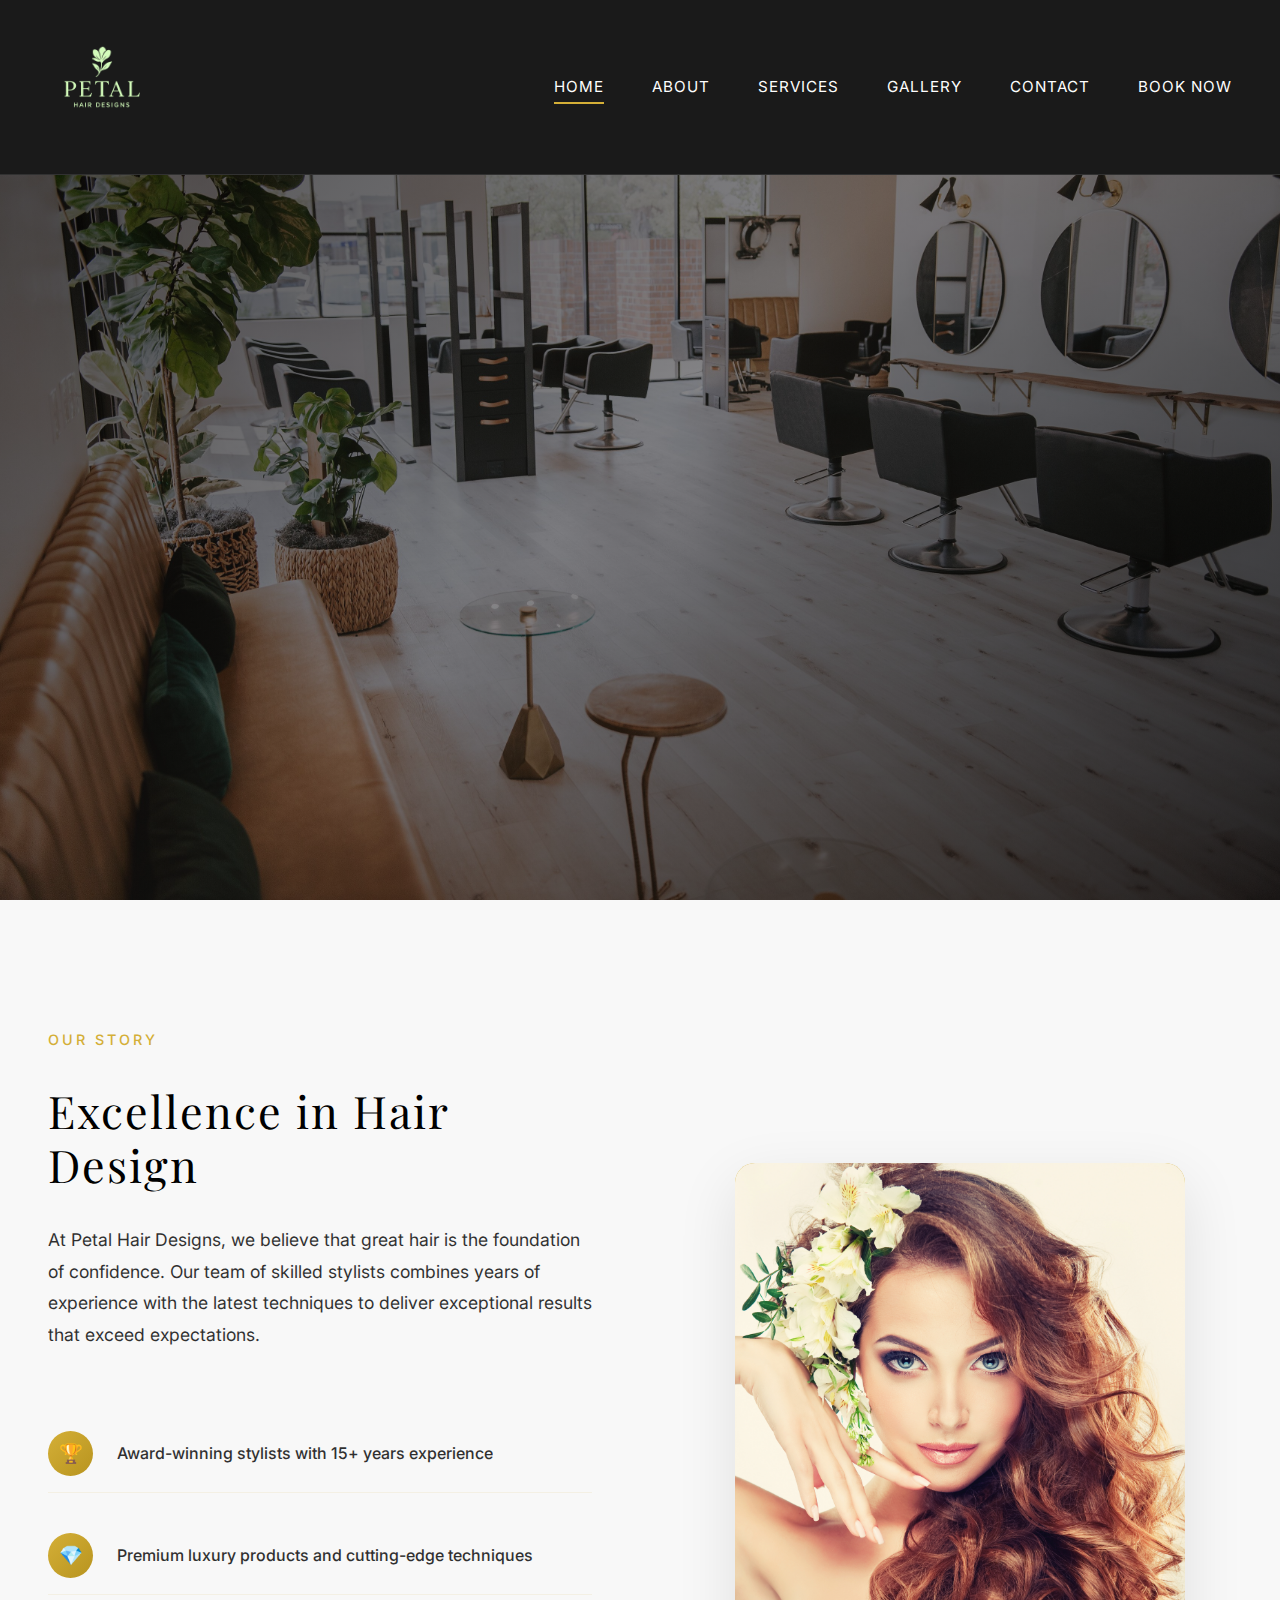
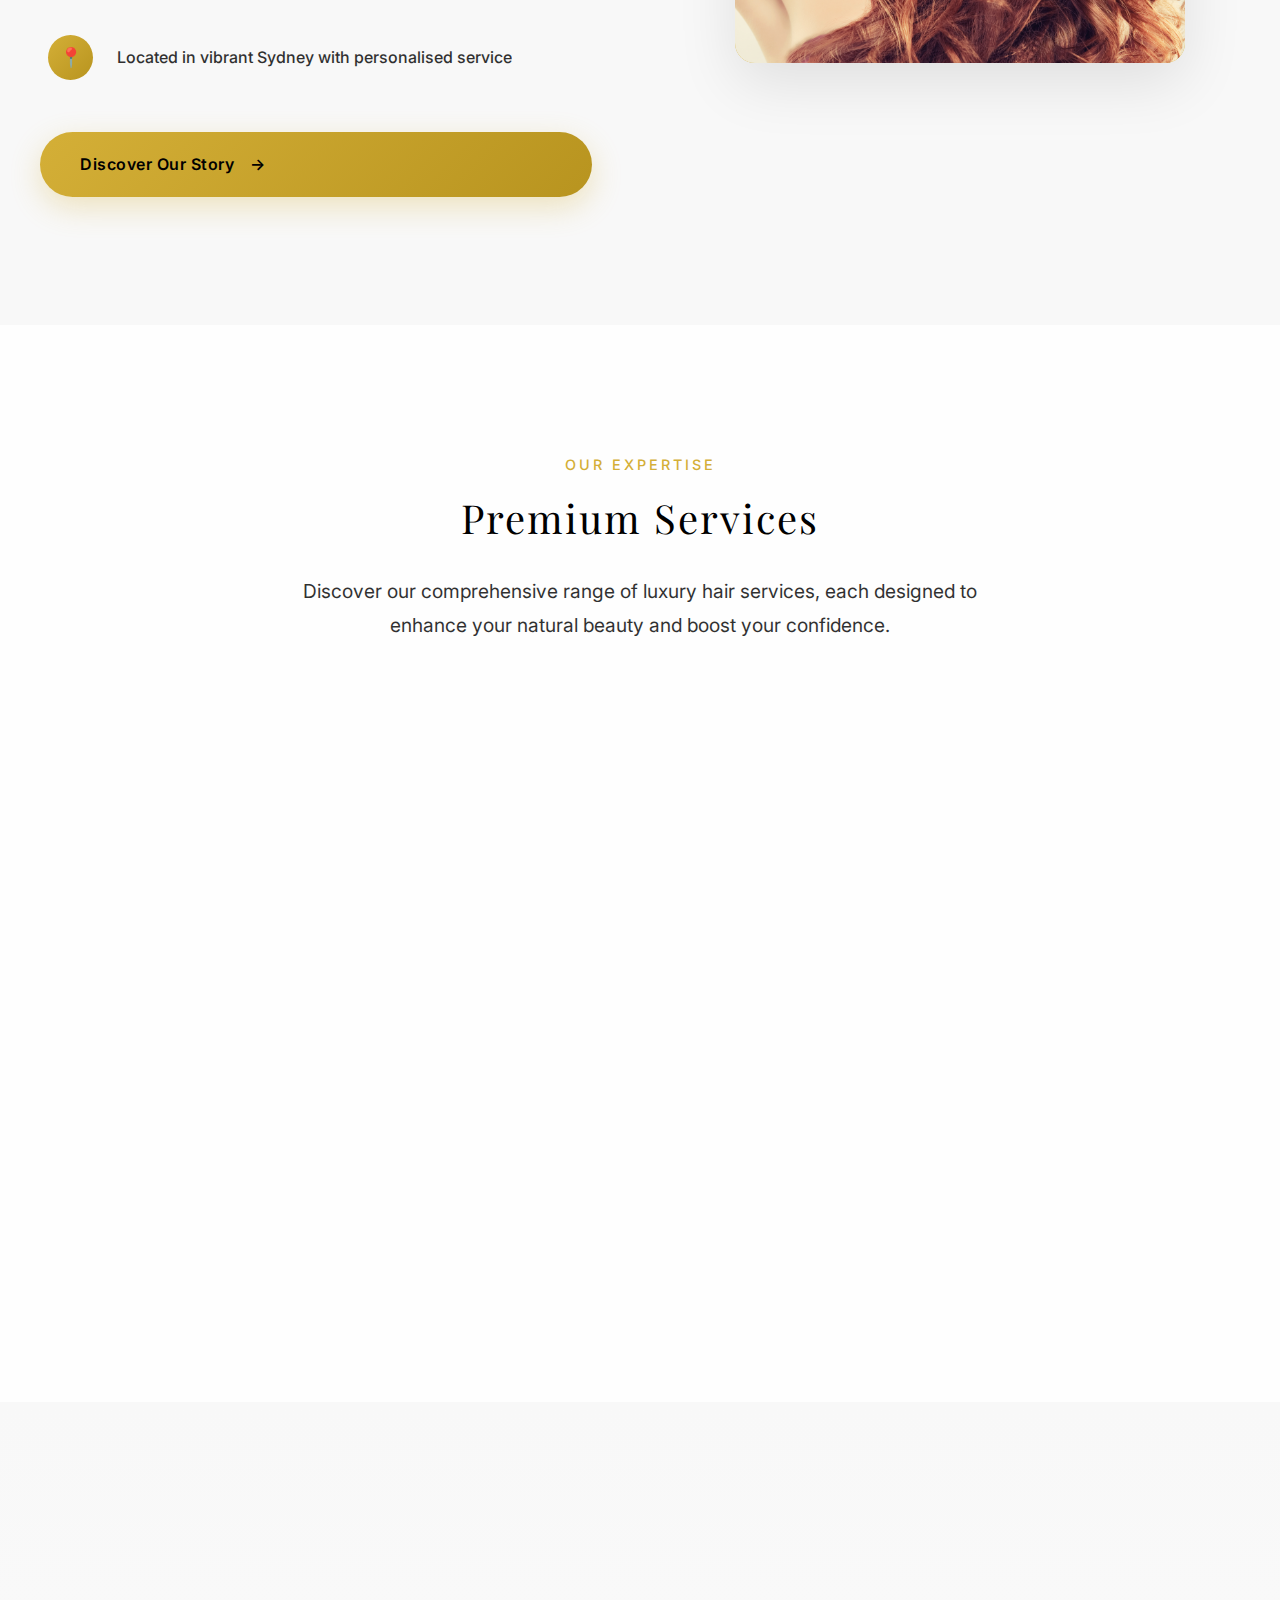
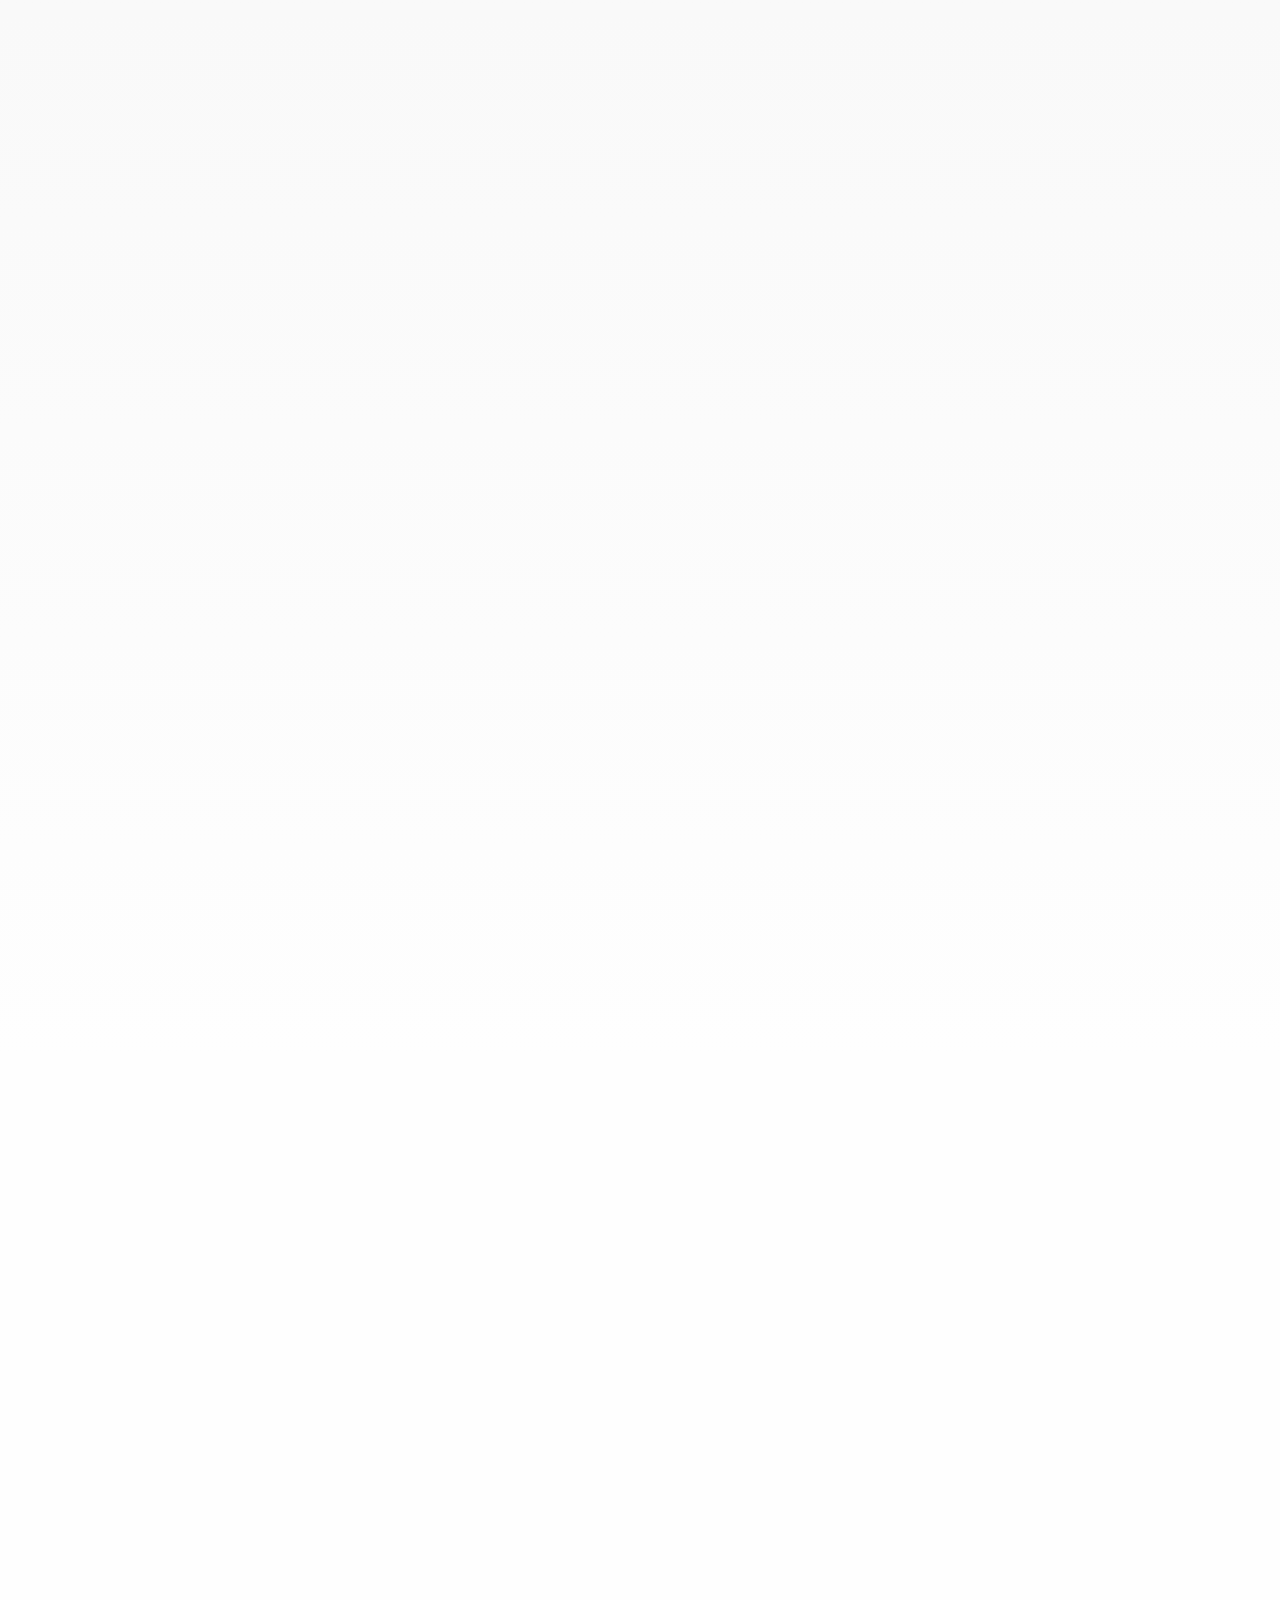
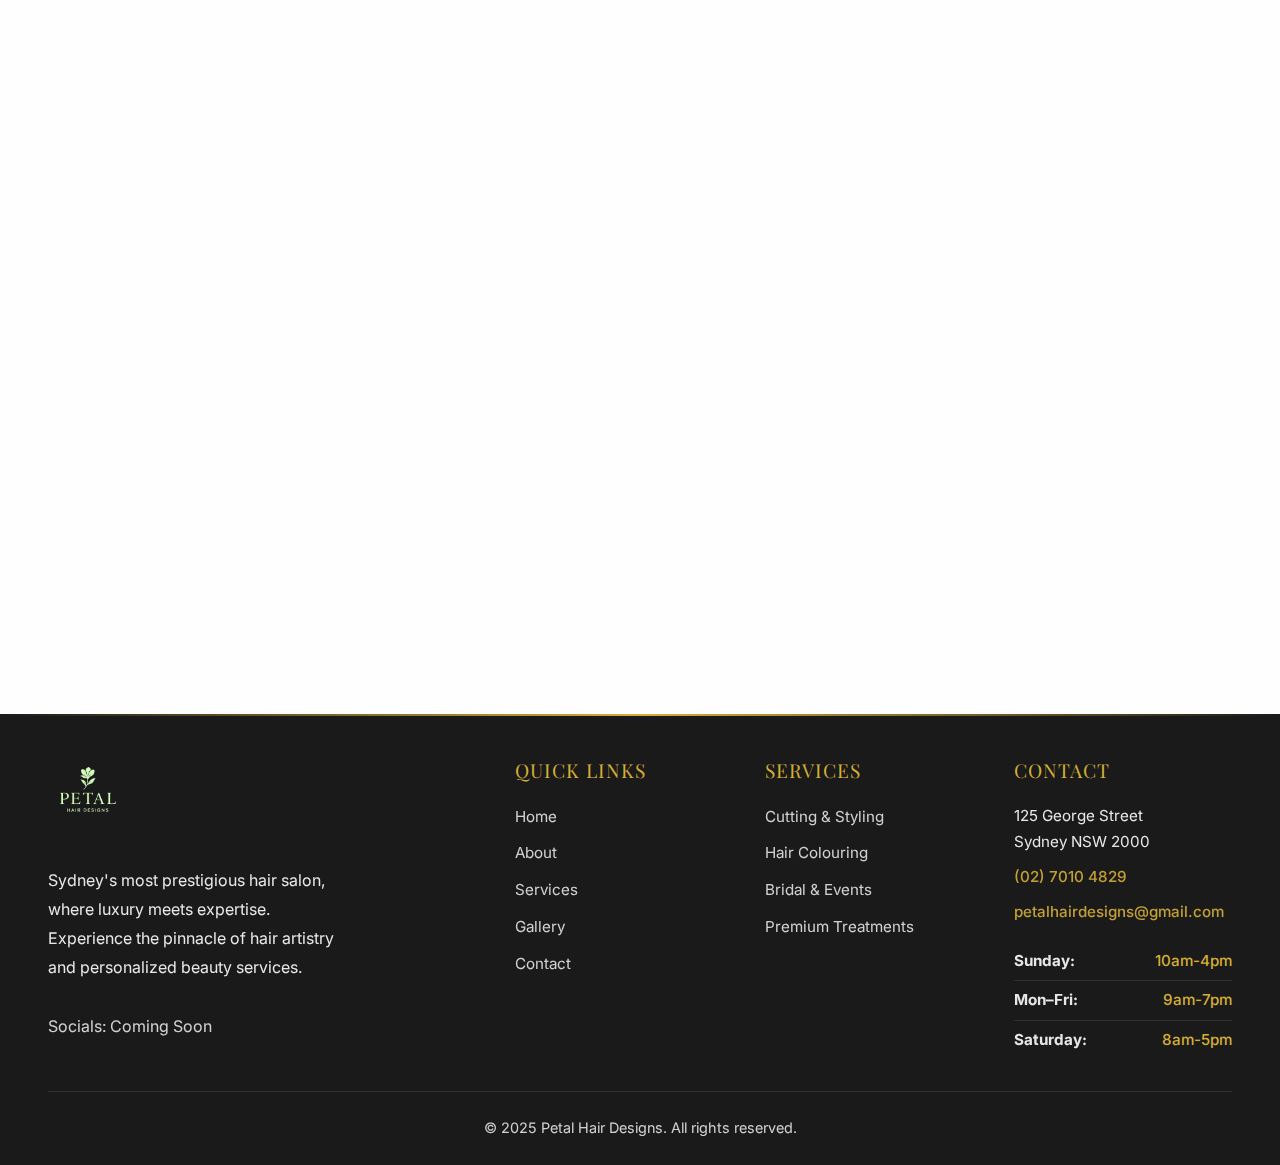
<file: index.html>
<!DOCTYPE html>
<html lang="en">
  <head>
    <meta charset="UTF-8" />
    <meta
      name="viewport"
      content="width=device-width, initial-scale=1.0, maximum-scale=5.0, user-scalable=yes"
    />
    <title>Petal Hair Designs - Luxury Hair Salon Sydney</title>

    <!-- Mobile status bar styling -->
    <meta name="theme-color" content="#1a1a1a" />
    <meta
      name="apple-mobile-web-app-status-bar-style"
      content="black-translucent"
    />

    <link rel="preconnect" href="https://fonts.googleapis.com" />
    <link rel="preconnect" href="https://fonts.gstatic.com" crossorigin />
    <!-- Optimized font loading for better performance -->
    <link
      rel="preload"
      as="style"
      href="https://fonts.googleapis.com/css2?family=Playfair+Display:wght@300;500&family=Inter:wght@400;600&display=swap"
    />
    <link
      rel="stylesheet"
      href="https://fonts.googleapis.com/css2?family=Playfair+Display:wght@300;500&family=Inter:wght@400;600&display=swap"
      media="print"
      onload="this.media='all'"
    />
    <noscript>
      <link
        rel="stylesheet"
        href="https://fonts.googleapis.com/css2?family=Playfair+Display:wght@300;500&family=Inter:wght@400;600&display=swap"
      />
    </noscript>

    <!-- Critical Image Preloading for Instant Display -->
    <link
      rel="preload"
      as="image"
      href="Photos/Logo (2).png"
      fetchpriority="high"
    />
    <link
      rel="preload"
      as="image"
      href="Photos/Behind Hero.jpg"
      fetchpriority="high"
    />
    <link
      rel="preload"
      as="image"
      href="Photos/Why Choose Petal.webp"
      fetchpriority="high"
    />

    <style>
      :root {
        --primary-black: #000000;
        --luxury-gold: #d4af37;
        --soft-white: #fefefe;
        --pearl-white: #f8f8f8;
        --charcoal: #1a1a1a;
        --silver: #c0c0c0;
        --shadow-light: rgba(0, 0, 0, 0.05);
        --shadow-medium: rgba(0, 0, 0, 0.15);
        --shadow-heavy: rgba(0, 0, 0, 0.25);
      }

      * {
        margin: 0;
        padding: 0;
        box-sizing: border-box;
      }

      html {
        scroll-behavior: smooth;
      }

      body {
        font-family: "Inter", sans-serif;
        line-height: 1.7;
        color: var(--charcoal);
        background: var(--soft-white);
        overflow-x: hidden;
      }

      /* Ultra-Luxury Header - Exact copy from about.html */
      header {
        position: fixed;
        top: 0;
        width: 100%;
        z-index: 1000;
        background: #1a1a1a;
        border-bottom: 1px solid rgba(255, 255, 255, 0.1);
        transition: all 0.3s cubic-bezier(0.4, 0, 0.2, 1);
      }

      .header-container {
        max-width: 1400px;
        margin: 0 auto;
        display: flex;
        justify-content: space-between;
        align-items: center;
        padding: 1.8rem 3rem;
      }

      .logo {
        display: flex;
        align-items: center;
        position: relative;
      }

      .logo img {
        height: 108px;
        width: auto;
        filter: brightness(0) invert(1) sepia(1) saturate(5) hue-rotate(35deg);
        transition: all 0.3s cubic-bezier(0.4, 0, 0.2, 1);
      }

      .logo:hover img {
        filter: brightness(0) invert(1) sepia(1) saturate(5) hue-rotate(35deg)
          brightness(1.1);
      }

      nav ul {
        display: flex;
        list-style: none;
        gap: 3rem;
        align-items: center;
      }

      nav a {
        color: var(--soft-white);
        text-decoration: none;
        font-weight: 400;
        font-size: 0.95rem !important;
        letter-spacing: 1px;
        text-transform: uppercase;
        position: relative;
        transition: all 0.4s cubic-bezier(0.4, 0, 0.2, 1);
      }

      nav a::before {
        content: "";
        position: absolute;
        bottom: -8px;
        left: 50%;
        width: 0;
        height: 2px;
        background: var(--luxury-gold);
        transition: all 0.4s cubic-bezier(0.4, 0, 0.2, 1);
        transform: translateX(-50%);
      }

      nav a:hover::before,
      nav a.active::before {
        width: 100%;
      }

      nav a:hover {
        color: var(--luxury-gold);
      }

      .mobile-menu {
        display: none;
        flex-direction: column;
        cursor: pointer;
        padding: 5px;
        background: transparent;
        border: 0;
        align-items: center;
        justify-content: center;
      }

      .mobile-menu span {
        width: 28px;
        height: 2px;
        background: var(--soft-white);
        margin: 4px 0;
        transition: all 0.3s cubic-bezier(0.4, 0, 0.2, 1);
        border-radius: 2px;
      }

      /* Hero Section - Home Page */
      .hero {
        height: 100vh;
        min-height: 100vh;
        position: relative;
        display: flex;
        align-items: center;
        justify-content: center;
        overflow: hidden;
        background: linear-gradient(
          135deg,
          rgba(0, 0, 0, 0.7) 0%,
          rgba(26, 26, 26, 0.5) 50%,
          rgba(0, 0, 0, 0.8) 100%
        );
        background-size: cover;
        background-position: center;
        background-repeat: no-repeat;
      }

      /* Load hero background image only on tablet/desktop to improve mobile LCP */
      @media (min-width: 769px) {
        .hero {
          background-image: linear-gradient(
              135deg,
              rgba(0, 0, 0, 0.7) 0%,
              rgba(26, 26, 26, 0.5) 50%,
              rgba(0, 0, 0, 0.8) 100%
            ),
            url("Photos/Behind Hero.jpg");
        }
      }

      .hero::before {
        content: "";
        position: absolute;
        top: 0;
        left: 0;
        right: 0;
        bottom: 0;
        background: url('data:image/svg+xml,<svg xmlns="http://www.w3.org/2000/svg" viewBox="0 0 100 100"><defs><pattern id="grain" width="100" height="100" patternUnits="userSpaceOnUse"><circle cx="25" cy="25" r="0.5" fill="rgba(255,255,255,0.02)"/><circle cx="75" cy="75" r="0.3" fill="rgba(255,255,255,0.01)"/><circle cx="50" cy="10" r="0.4" fill="rgba(255,255,255,0.015)"/></pattern></defs><rect width="100" height="100" fill="url(%23grain)"/></svg>');
        opacity: 0.3;
        animation: grain 20s linear infinite;
      }

      /* Disable costly grain animation on mobile to reduce paint cost */
      @media (max-width: 768px) {
        .hero::before {
          display: none;
        }
      }

      @keyframes grain {
        0%,
        100% {
          transform: translate(0, 0);
        }
        10% {
          transform: translate(-5%, -10%);
        }
        20% {
          transform: translate(-15%, 5%);
        }
        30% {
          transform: translate(7%, -25%);
        }
        40% {
          transform: translate(-5%, 25%);
        }
        50% {
          transform: translate(-15%, 10%);
        }
        60% {
          transform: translate(15%, 0%);
        }
        70% {
          transform: translate(0%, 15%);
        }
        80% {
          transform: translate(3%, 35%);
        }
        90% {
          transform: translate(-10%, 10%);
        }
      }

      .hero-content {
        text-align: center;
        z-index: 2;
        max-width: 900px;
        padding: 0 2rem;
        animation: heroFadeIn 0.6s cubic-bezier(0.4, 0, 0.2, 1) forwards;
        opacity: 0;
        width: 100%;
        display: flex;
        flex-direction: column;
        align-items: center;
        justify-content: center;
      }

      @keyframes heroFadeIn {
        0% {
          opacity: 0;
          transform: translateY(60px);
        }
        100% {
          opacity: 1;
          transform: translateY(0);
        }
      }

      .hero-subtitle {
        font-family: "Inter", sans-serif;
        font-size: 0.95rem;
        font-weight: 400;
        color: var(--luxury-gold);
        letter-spacing: 4px;
        text-transform: uppercase;
        margin-bottom: 2rem;
        opacity: 0.9;
        animation: slideInFromTop 0.5s cubic-bezier(0.4, 0, 0.2, 1) 0.1s
          forwards;
        opacity: 0;
      }

      @keyframes slideInFromTop {
        0% {
          opacity: 0;
          transform: translateY(-30px);
        }
        100% {
          opacity: 0.9;
          transform: translateY(0);
        }
      }

      .hero h1 {
        font-family: "Playfair Display", serif;
        font-size: clamp(3rem, 6vw, 5rem);
        font-weight: 300;
        color: var(--soft-white);
        letter-spacing: 3px;
        line-height: 1.1;
        margin-bottom: 2.5rem;
        text-shadow: 0 4px 20px rgba(0, 0, 0, 0.5);
        animation: slideInFromBottom 0.5s cubic-bezier(0.4, 0, 0.2, 1) 0.2s
          forwards;
        opacity: 0;
      }

      @keyframes slideInFromBottom {
        0% {
          opacity: 0;
          transform: translateY(40px);
        }
        100% {
          opacity: 1;
          transform: translateY(0);
        }
      }

      .hero-description {
        font-family: "Inter", sans-serif;
        font-size: 1.25rem;
        font-weight: 300;
        color: rgba(255, 255, 255, 0.85);
        line-height: 1.8;
        margin-bottom: 2.5rem;
        max-width: 600px;
        margin-left: auto;
        margin-right: auto;
        animation: fadeInUp 0.5s cubic-bezier(0.4, 0, 0.2, 1) 0.3s forwards;
        opacity: 0;
      }

      @keyframes fadeInUp {
        0% {
          opacity: 0;
          transform: translateY(30px);
        }
        100% {
          opacity: 0.85;
          transform: translateY(0);
        }
      }

      .cta-buttons {
        display: flex;
        gap: 2rem;
        justify-content: center;
        flex-wrap: wrap;
        animation: fadeInUp 1.5s cubic-bezier(0.4, 0, 0.2, 1) 1.4s forwards;
        opacity: 0;
      }

      .cta-button {
        display: inline-flex;
        align-items: center;
        gap: 1rem;
        padding: 1.3rem 2.5rem;
        text-decoration: none;
        font-family: "Inter", sans-serif;
        font-weight: 600;
        font-size: 1rem;
        border-radius: 50px;
        letter-spacing: 0.5px;
        transition: all 0.4s cubic-bezier(0.4, 0, 0.2, 1);
        position: relative;
        overflow: hidden;
        min-width: 200px;
        justify-content: center;
      }

      .cta-primary {
        background: linear-gradient(135deg, var(--luxury-gold), #b8941f);
        color: var(--primary-black);
        box-shadow: 0 10px 30px rgba(212, 175, 55, 0.3);
        border: 2px solid transparent;
      }

      .cta-primary::before {
        content: "";
        position: absolute;
        top: 0;
        left: -100%;
        width: 100%;
        height: 100%;
        background: linear-gradient(
          90deg,
          transparent,
          rgba(255, 255, 255, 0.2),
          transparent
        );
        transition: left 0.3s ease;
      }

      .cta-primary:hover::before {
        left: 100%;
      }

      .cta-primary:hover {
        box-shadow: 0 15px 40px rgba(212, 175, 55, 0.4);
        background: linear-gradient(135deg, #b8941f, var(--luxury-gold));
      }

      .cta-secondary {
        background: transparent;
        color: var(--soft-white);
        border: 2px solid rgba(255, 255, 255, 0.4);
        box-shadow: 0 5px 20px rgba(255, 255, 255, 0.1);
      }

      .cta-secondary:hover {
        background: rgba(255, 255, 255, 0.1);
        border-color: rgba(255, 255, 255, 0.6);
        box-shadow: 0 10px 30px rgba(255, 255, 255, 0.2);
      }

      /* Premium Content Sections */
      .luxury-section {
        padding: 8rem 0;
        position: relative;
      }

      .luxury-section:nth-child(even) {
        background: linear-gradient(
          180deg,
          var(--soft-white) 0%,
          var(--pearl-white) 100%
        );
      }

      .container {
        max-width: 1400px;
        margin: 0 auto;
        padding: 0 3rem;
      }

      .section-header {
        text-align: center;
        margin-bottom: 5rem;
      }

      .section-subtitle {
        font-family: "Inter", sans-serif;
        font-size: 0.9rem;
        font-weight: 500;
        color: var(--luxury-gold);
        letter-spacing: 3px;
        text-transform: uppercase;
        margin-bottom: 1rem;
      }

      .section-title {
        font-family: "Playfair Display", serif;
        font-size: 2.5rem;
        font-weight: 300;
        color: var(--primary-black);
        letter-spacing: 2px;
        line-height: 1.2;
        margin-bottom: 2rem;
      }

      .section-description {
        font-size: 1.2rem;
        color: var(--charcoal);
        line-height: 1.8;
        max-width: 700px;
        margin: 0 auto;
        opacity: 0.9;
      }

      /* About Preview Section */
      .about-preview {
        padding: 8rem 0;
        background: var(--pearl-white);
      }

      .about-container {
        max-width: 1400px;
        margin: 0 auto;
        padding: 0 3rem;
      }

      .about-content {
        display: grid;
        grid-template-columns: 1fr 1fr;
        gap: 6rem;
        align-items: start;
      }

      .about-text-section {
        display: flex;
        flex-direction: column;
        gap: 2rem;
      }

      .about-subtitle {
        font-family: "Inter", sans-serif;
        font-size: 0.9rem;
        font-weight: 500;
        color: var(--luxury-gold);
        letter-spacing: 3px;
        text-transform: uppercase;
      }

      .about-title {
        font-family: "Playfair Display", serif;
        font-size: 2.8rem;
        font-weight: 300;
        color: var(--primary-black);
        letter-spacing: 2px;
        line-height: 1.2;
      }

      .about-description {
        font-size: 1.1rem;
        color: var(--charcoal);
        line-height: 1.8;
        opacity: 0.9;
      }

      .about-highlights {
        display: flex;
        flex-direction: column;
        gap: 1.5rem;
        margin: 2rem 0 0.5rem 0;
      }

      .highlight-item {
        display: flex;
        align-items: center;
        gap: 1.5rem;
        padding: 1rem 0;
        border-bottom: 1px solid rgba(212, 175, 55, 0.1);
      }

      .highlight-item:last-child {
        border-bottom: none;
      }

      .highlight-icon {
        width: 45px;
        height: 45px;
        background: linear-gradient(135deg, var(--luxury-gold), #b8941f);
        border-radius: 50%;
        display: flex;
        align-items: center;
        justify-content: center;
        font-size: 1.2rem;
        flex-shrink: 0;
      }

      .highlight-text {
        font-size: 1rem;
        color: var(--charcoal);
        font-weight: 500;
        opacity: 0.9;
      }

      .about-cta {
        display: inline-flex;
        align-items: center;
        gap: 1rem;
        padding: 1.2rem 2.5rem;
        background: linear-gradient(135deg, var(--luxury-gold), #b8941f);
        color: var(--primary-black);
        text-decoration: none;
        font-family: "Inter", sans-serif;
        font-weight: 600;
        font-size: 1rem;
        border-radius: 50px;
        letter-spacing: 0.5px;
        transition: all 0.4s cubic-bezier(0.4, 0, 0.2, 1);
        position: relative;
        overflow: hidden;
        box-shadow: 0 10px 30px rgba(212, 175, 55, 0.3);
        margin-top: -0.25rem;
        margin-left: -0.5rem;
      }

      .about-cta::before {
        content: "";
        position: absolute;
        top: 0;
        left: -100%;
        width: 100%;
        height: 100%;
        background: linear-gradient(
          90deg,
          transparent,
          rgba(255, 255, 255, 0.2),
          transparent
        );
        transition: left 0.3s cubic-bezier(0.4, 0, 0.2, 1);
      }

      .about-cta:hover::before {
        left: 100%;
      }

      .about-cta:hover {
        box-shadow: 0 12px 48px rgba(212, 175, 55, 0.4);
      }

      .about-visual {
        position: relative;
        display: flex;
        flex-direction: column;
        align-items: center;
        justify-content: center;
        gap: 2rem;
        height: 100%;
      }

      .visual-container {
        position: relative;
        width: 100%;
        max-width: 450px;
      }

      .owner-photo-container {
        width: 100%;
        height: 500px;
        border-radius: 20px;
        position: relative;
        overflow: hidden;
        box-shadow: 0 20px 60px rgba(0, 0, 0, 0.1);
        background: var(--luxury-gold);
      }

      .owner-photo {
        width: 100%;
        height: 100%;
        object-fit: cover;
        object-position: center top;
        transition: all 0.3s ease;
      }

      .owner-photo-container:hover .owner-photo {
        filter: brightness(1.1);
      }

      .photo-overlay {
        position: absolute;
        bottom: 0;
        left: 0;
        right: 0;
        background: linear-gradient(
          to top,
          rgba(0, 0, 0, 0.8) 0%,
          rgba(0, 0, 0, 0.4) 50%,
          transparent 100%
        );
        padding: 2rem;
        color: white;
        transform: translateY(100%);
        transition: all 0.3s ease;
      }

      .owner-photo-container:hover .photo-overlay {
        opacity: 1;
      }

      .owner-info {
        text-align: center;
      }

      .owner-name {
        font-family: "Playfair Display", serif;
        font-size: 1.5rem;
        font-weight: 500;
        margin-bottom: 0.5rem;
        color: var(--luxury-gold);
      }

      .owner-title {
        font-family: "Inter", sans-serif;
        font-size: 1rem;
        opacity: 0.9;
      }

      /* Services Section */
      .services {
        padding: 8rem 0;
        background: var(--soft-white);
      }

      .services-grid {
        display: grid;
        grid-template-columns: repeat(4, 1fr);
        gap: 2rem;
        margin-top: 4rem;
      }

      .service-card {
        background: var(--soft-white);
        padding: 3rem;
        border-radius: 0;
        box-shadow: 0 20px 60px var(--shadow-light);
        transition: all 0.3s cubic-bezier(0.4, 0, 0.2, 1);
        position: relative;
        overflow: hidden;
        display: flex;
        flex-direction: column;
        height: 100%;
        border-top: 3px solid var(--luxury-gold);
        align-items: center;
        justify-content: space-between;
      }

      /* Service card hover effects removed per user request */

      .service-icon {
        font-size: 2.5rem;
        margin-bottom: 2rem;
        color: var(--luxury-gold);
        text-align: center;
        display: block;
      }

      .service-card h3 {
        font-family: "Playfair Display", serif;
        font-size: 1.8rem;
        font-weight: 400;
        color: var(--primary-black);
        margin-bottom: 1.5rem;
        letter-spacing: 1px;
        text-align: center;
      }

      .service-card p {
        color: var(--charcoal);
        line-height: 1.8;
        opacity: 0.9;
        flex-grow: 1;
        text-align: center;
      }

      /* Why Choose Us Section */
      .why-choose-us {
        padding: 8rem 0;
        background: linear-gradient(
          180deg,
          var(--pearl-white) 0%,
          var(--soft-white) 100%
        );
      }

      .why-choose-container {
        max-width: 1400px;
        margin: 0 auto;
        padding: 0 3rem;
      }

      .why-choose-header {
        text-align: center;
        margin-bottom: 5rem;
      }

      .why-choose-subtitle {
        font-family: "Inter", sans-serif;
        font-size: 0.9rem;
        font-weight: 500;
        color: var(--luxury-gold);
        letter-spacing: 3px;
        text-transform: uppercase;
        margin-bottom: 1rem;
      }

      .why-choose-title {
        font-family: "Playfair Display", serif;
        font-size: 2.8rem;
        font-weight: 300;
        color: var(--primary-black);
        letter-spacing: 2px;
        line-height: 1.2;
        margin-bottom: 2rem;
      }

      .why-choose-description {
        font-size: 1.2rem;
        color: var(--charcoal);
        line-height: 1.8;
        max-width: 700px;
        margin: 0 auto;
        opacity: 0.9;
      }

      .features-showcase {
        display: grid;
        grid-template-columns: 1fr 1fr;
        gap: 6rem;
        align-items: center;
        margin-top: 4rem;
      }

      .features-content {
        display: flex;
        flex-direction: column;
        gap: 2.5rem;
      }

      .feature-item {
        display: flex;
        align-items: flex-start;
        gap: 2rem;
        padding: 2rem;
        background: var(--soft-white);
        border-radius: 15px;
        box-shadow: 0 10px 30px rgba(0, 0, 0, 0.06);
        transition: all 0.4s cubic-bezier(0.4, 0, 0.2, 1);
        border: 1px solid rgba(212, 175, 55, 0.1);
      }

      .feature-item:hover {
        box-shadow: 0 20px 50px rgba(0, 0, 0, 0.12);
        border-color: var(--luxury-gold);
      }

      .feature-icon-wrapper {
        width: 60px;
        height: 60px;
        background: linear-gradient(135deg, var(--luxury-gold), #b8941f);
        border-radius: 50%;
        display: flex;
        align-items: center;
        justify-content: center;
        font-size: 1.5rem;
        flex-shrink: 0;
        box-shadow: 0 10px 30px rgba(212, 175, 55, 0.3);
      }

      .feature-content h3 {
        font-family: "Playfair Display", serif;
        font-size: 1.4rem;
        font-weight: 500;
        color: var(--primary-black);
        margin-bottom: 1rem;
        letter-spacing: 0.5px;
      }

      .feature-content p {
        color: var(--charcoal);
        line-height: 1.7;
        opacity: 0.9;
      }

      .features-visual {
        display: flex;
        align-items: center;
        justify-content: center;
      }

      .visual-container {
        display: flex;
        align-items: center;
        gap: 2rem;
        justify-content: center;
      }

      .visual-square {
        width: 500px;
        height: 500px;
        border-radius: 20px;
        display: flex;
        align-items: center;
        justify-content: center;
        box-shadow: 0 15px 40px rgba(0, 0, 0, 0.15);
        position: relative;
        overflow: hidden;
        border: 1px solid rgba(212, 175, 55, 0.3);
      }

      .hair-image {
        width: 100%;
        height: 100%;
        object-fit: cover;
        border-radius: 19px;
      }

      .excellence-badge {
        background: var(--soft-white);
        border: 1px solid rgba(212, 175, 55, 0.2);
        border-radius: 8px;
        padding: 0.8rem 1.2rem;
        text-align: center;
        box-shadow: 0 4px 15px rgba(0, 0, 0, 0.06);
        min-width: 100px;
        position: absolute;
        bottom: 20px;
        right: 20px;
        z-index: 10;
      }

      .badge-number {
        font-family: "Playfair Display", serif;
        font-size: 1.8rem;
        font-weight: 700;
        color: var(--luxury-gold);
        line-height: 1;
        margin-bottom: 0.3rem;
      }

      .badge-text {
        font-size: 0.7rem;
        font-weight: 600;
        color: var(--primary-black);
        text-transform: uppercase;
        letter-spacing: 0.5px;
        opacity: 0.8;
        line-height: 1.2;
      }

      .visual-number {
        font-family: "Playfair Display", serif;
        font-size: 4rem;
        font-weight: 300;
        color: var(--primary-black);
        margin-bottom: 0.5rem;
        line-height: 1;
      }

      .visual-text {
        font-family: "Inter", sans-serif;
        font-size: 1.2rem;
        font-weight: 600;
        color: var(--primary-black);
        text-transform: uppercase;
        letter-spacing: 2px;
      }

      /* Testimonials Section */
      .testimonials {
        padding: 8rem 0;
        background: var(--soft-white);
      }

      .testimonials-container {
        max-width: 1400px;
        margin: 0 auto;
        padding: 0 3rem;
      }

      .testimonials-header {
        text-align: center;
        margin-bottom: 5rem;
      }

      .testimonials-subtitle {
        font-family: "Inter", sans-serif;
        font-size: 0.9rem;
        font-weight: 500;
        color: var(--luxury-gold);
        letter-spacing: 3px;
        text-transform: uppercase;
        margin-bottom: 1rem;
      }

      .testimonials-title {
        font-family: "Playfair Display", serif;
        font-size: 2.8rem;
        font-weight: 300;
        color: var(--primary-black);
        letter-spacing: 2px;
        line-height: 1.2;
        margin-bottom: 2rem;
      }

      .testimonials-description {
        font-size: 1.2rem;
        color: var(--charcoal);
        line-height: 1.8;
        max-width: 700px;
        margin: 0 auto;
        opacity: 0.9;
      }

      .testimonials-grid {
        display: grid;
        grid-template-columns: repeat(auto-fit, minmax(350px, 1fr));
        gap: 3rem;
        margin-top: 4rem;
        align-items: stretch;
      }

      .testimonial-card {
        background: var(--soft-white);
        padding: 3rem 2.5rem;
        border-radius: 20px;
        box-shadow: 0 15px 40px rgba(0, 0, 0, 0.08);
        transition: all 0.3s cubic-bezier(0.4, 0, 0.2, 1);
        border: 1px solid rgba(212, 175, 55, 0.1);
        display: flex;
        flex-direction: column;
        height: 100%;
        min-height: 350px;
        position: relative;
      }

      .testimonial-card:hover {
        box-shadow: 0 25px 60px rgba(0, 0, 0, 0.15);
        border-color: var(--luxury-gold);
      }

      .testimonial-quote {
        font-size: 1.1rem;
        line-height: 1.8;
        color: var(--charcoal);
        margin-bottom: 2.5rem;
        flex-grow: 1;
        position: relative;
        padding-left: 1.5rem;
        font-style: italic;
        opacity: 0.9;
      }

      .testimonial-author {
        display: flex;
        align-items: center;
        gap: 1rem;
        margin-bottom: 1rem;
      }

      .author-avatar {
        width: 50px;
        height: 50px;
        background: linear-gradient(135deg, var(--luxury-gold), #b8941f);
        border-radius: 50%;
        display: flex;
        align-items: center;
        justify-content: center;
        font-weight: 600;
        color: var(--primary-black);
        font-size: 1.1rem;
        flex-shrink: 0;
      }

      .author-info h4 {
        font-family: "Playfair Display", serif;
        font-size: 1.1rem;
        font-weight: 500;
        color: var(--primary-black);
        margin-bottom: 0.2rem;
      }

      .author-service {
        font-size: 0.9rem;
        color: var(--luxury-gold);
        font-weight: 500;
        text-transform: uppercase;
        letter-spacing: 0.5px;
      }

      .testimonial-stars {
        display: flex;
        gap: 0.3rem;
        margin-top: 1rem;
      }

      .star {
        color: var(--luxury-gold);
        font-size: 1.2rem;
      }

      /* Tablet Responsive */
      @media (max-width: 1024px) and (min-width: 769px) {
        .services-grid {
          grid-template-columns: repeat(2, 1fr);
          gap: 2.5rem;
        }
      }

      /* Desktop Navigation Font Size Consistency */
      @media (min-width: 769px) {
        nav a {
          font-size: 0.95rem !important;
        }
      }

      /* Mobile Responsive */
      @media (max-width: 768px) {
        .header-container {
          padding: 1rem 2rem;
        }

        .logo img {
          height: 70px;
          margin-top: 8px;
        }

        .hero {
          padding-top: 120px;
          height: 100vh;
          min-height: 100vh;
          /* Show hero photo on mobile too (with gradient overlay) */
          background-color: #1a1a1a; /* fallback color while image loads */
          background-image: linear-gradient(
              135deg,
              rgba(0, 0, 0, 0.7) 0%,
              rgba(26, 26, 26, 0.5) 50%,
              rgba(0, 0, 0, 0.8) 100%
            ),
            url("Photos/Behind Hero.jpg");
          background-attachment: scroll;
          background-size: cover;
          background-position: center;
          background-repeat: no-repeat;
          display: flex;
          align-items: center;
          justify-content: center;
        }

        .hero-content {
          padding: 1rem 2rem;
          max-width: 100%;
          gap: 1rem;
          text-align: center;
          display: flex;
          flex-direction: column;
          align-items: center;
          justify-content: center;
          height: 100%;
          transform: translateY(-60px);
        }

        .hero-subtitle {
          font-size: 0.8rem;
          letter-spacing: 2px;
          margin-bottom: 0.5rem;
        }

        .hero h1 {
          font-size: clamp(2rem, 7vw, 3.2rem);
          letter-spacing: 1px;
          line-height: 1.1;
          margin-bottom: 1rem;
          text-align: center;
        }

        .hero-description {
          font-size: 0.95rem;
          line-height: 1.5;
          margin-bottom: 1.5rem;
          text-align: center;
          max-width: 90%;
        }

        /* Speed up LCP on mobile by removing hero animations and making content visible immediately */
        .hero-content,
        .hero-subtitle,
        .hero h1,
        .hero-description,
        .cta-buttons {
          animation: none !important;
          opacity: 1 !important;
          transform: none !important;
        }

        .cta-buttons {
          flex-direction: column;
          gap: 1rem;
          width: 100%;
          max-width: 280px;
          align-items: center;
        }

        .cta-button {
          width: 100%;
          padding: 1rem 2rem;
          font-size: 0.95rem;
          text-align: center;
        }

        /* Reduce paint work on mobile: remove heavy shadows/filters in the hero */
        .hero h1 {
          text-shadow: none !important;
        }
        .cta-primary,
        .cta-secondary,
        .about-cta {
          box-shadow: none !important;
        }
        nav a {
          transition: none !important;
        }

        nav ul {
          display: none;
          position: fixed;
          top: 100px;
          left: 0;
          right: 0;
          width: 100vw;
          background: #1a1a1a;
          flex-direction: column;
          gap: 0;
          padding: 1rem 0;
          z-index: 999;
          border-top: 1px solid rgba(255, 255, 255, 0.1);
          box-shadow: 0 4px 20px rgba(0, 0, 0, 0.3);
          margin: 0;
          max-height: calc(100vh - 100px);
          overflow-y: auto;
          -webkit-overflow-scrolling: touch;
        }

        nav ul.active {
          display: flex;
        }

        /* Reorder navigation for mobile - Book Now first */
        nav ul li:nth-child(1) {
          order: 2;
        } /* Home */
        nav ul li:nth-child(2) {
          order: 3;
        } /* About */
        nav ul li:nth-child(3) {
          order: 4;
        } /* Services */
        nav ul li:nth-child(4) {
          order: 5;
        } /* Gallery */
        nav ul li:nth-child(5) {
          order: 6;
        } /* Contact */
        nav ul li:nth-child(6) {
          order: 1;
        } /* Book Now - first */

        .mobile-menu {
          display: flex;
        }

        /* Ensure mobile navigation links display like Book Now */
        nav ul li a {
          display: block;
          padding: 1rem 2rem;
          text-align: center;
          border-bottom: 1px solid rgba(255, 255, 255, 0.05);
          width: 100%;
          box-sizing: border-box;
        }

        nav ul li:last-child a {
          border-bottom: none;
        }
        /* Align hover highlight with separator lines */
        nav a::before {
          display: none;
        }
        nav ul li a {
          transition: border-color 0.3s ease, border-bottom-width 0.2s ease;
        }
        nav ul li a:hover,
        nav ul li a:focus,
        nav ul li a.active {
          border-bottom-color: var(--luxury-gold);
          border-bottom-width: 2px;
        }
        nav ul li:last-child a {
          border-bottom: none !important;
        }

        .container {
          padding: 0 2rem;
          margin: 0 auto;
          max-width: 100%;
        }

        /* Section Headers Mobile Centering */
        .section-header {
          text-align: center;
          margin-bottom: 3rem;
          padding: 0 1rem;
        }

        .section-subtitle {
          text-align: center;
        }

        .section-title {
          text-align: center;
          font-size: clamp(2rem, 6vw, 2.8rem);
        }

        .section-description {
          text-align: center;
          max-width: 90%;
          margin: 0 auto;
        }

        .about-content {
          grid-template-columns: 1fr;
          gap: 3rem;
          display: flex;
          flex-direction: column;
          align-items: center;
          text-align: center;
        }

        .about-text-section {
          display: contents; /* Flatten so children can be reordered around the image */
          /* order is ignored when using display: contents */
        }

        .about-title {
          text-align: center;
          font-size: clamp(2rem, 6vw, 2.8rem);
        }

        .about-subtitle {
          text-align: center;
        }

        .about-description {
          text-align: center;
          max-width: 95%;
          margin: 0 auto 2rem auto;
        }

        .about-visual {
          order: 4; /* Move image before highlights/CTA */
          display: flex;
          flex-direction: column;
          justify-content: center;
          align-items: center;
          gap: 2rem;
        }

        .about-cta {
          order: 6; /* Place after highlights */
          align-self: center;
          margin: 2rem auto 0 auto;
          text-align: center;
          position: static;
        }

        .owner-photo-container {
          height: 350px;
          margin: 0 auto;
        }

        .about-highlights {
          order: 5; /* Move below image */
          gap: 1rem;
          justify-content: center;
          margin: 1.5rem 0 2rem 0;
        }

        .highlight-item {
          padding: 0.8rem 0;
          text-align: center;
        }

        .highlight-icon {
          width: 35px;
          height: 35px;
          font-size: 1rem;
          margin: 0 auto 0.5rem auto;
        }

        .highlight-text {
          text-align: center;
        }

        .services-grid {
          grid-template-columns: 1fr;
          gap: 2rem;
          justify-items: center;
          padding: 0 1rem;
        }

        .service-card {
          max-width: 100%;
          width: 100%;
          text-align: center;
          margin: 0 auto;
        }

        .service-card h3 {
          text-align: center;
        }

        .service-card p {
          text-align: center;
        }

        .service-price {
          text-align: center;
        }

        .testimonials {
          text-align: center;
          padding: 3rem 0;
        }

        .testimonials-grid {
          grid-template-columns: 1fr;
          gap: 1.5rem;
          justify-items: center;
          padding: 0 0.75rem;
          align-items: center;
          display: grid;
          place-items: center;
        }

        .testimonials-title {
          font-size: clamp(1.8rem, 5vw, 2.2rem);
          text-align: center;
          margin-bottom: 0.8rem;
        }

        .testimonials .section-description {
          text-align: center;
          margin-bottom: 2rem;
          font-size: 1rem;
        }

        .testimonial-card {
          padding: 1.2rem 1rem;
          max-width: calc(100% - 1rem);
          width: calc(100% - 1rem);
          min-height: 280px;
          text-align: center;
          margin: 0 auto 1rem auto;
          display: flex;
          flex-direction: column;
          justify-content: space-between;
          box-sizing: border-box;
        }

        .testimonial-quote {
          font-size: 0.95rem;
          margin-bottom: 1.2rem;
          padding-left: 0.8rem;
          text-align: center;
          flex-grow: 1;
          display: flex;
          align-items: center;
          line-height: 1.5;
        }

        .testimonial-author {
          justify-content: center;
          text-align: center;
          margin-bottom: 1rem;
          flex-shrink: 0;
        }

        .author-info {
          text-align: center;
        }

        .author-info h4 {
          font-size: 0.95rem;
          white-space: normal;
          text-align: center;
          margin-bottom: 0.2rem;
        }

        .author-service {
          font-size: 0.8rem;
          white-space: normal;
          text-align: center;
        }

        .testimonial-stars {
          margin-top: 0.3rem;
          text-align: center;
          justify-content: center;
          flex-shrink: 0;
        }

        .testimonial-stars .star {
          font-size: 1rem;
        }

        .features-showcase {
          grid-template-columns: 1fr;
          gap: 3rem;
          text-align: center;
          align-items: center;
        }

        .features-visual {
          order: -1;
          display: flex;
          justify-content: center;
          align-items: center;
        }

        .features-content {
          text-align: center;
          padding: 0 1rem;
        }

        .visual-container {
          flex-direction: column;
          gap: 1.5rem;
          align-items: center;
          justify-content: center;
        }

        .visual-square {
          width: 350px;
          height: 350px;
          margin: 0 auto;
        }

        .hair-image {
          object-fit: cover;
          object-position: center;
        }

        .excellence-badge {
          padding: 0.8rem 1.1rem;
          min-width: 95px;
          bottom: 15px;
          right: 15px;
          border-radius: 6px;
          transform: translateZ(0);
          -webkit-font-smoothing: antialiased;
          -moz-osx-font-smoothing: grayscale;
        }

        .badge-number {
          font-size: 1.6rem;
          font-weight: 700;
        }

        .badge-text {
          font-size: 0.7rem;
          letter-spacing: 0.4px;
          font-weight: 600;
        }

        .visual-text {
          font-size: 1rem;
          text-align: center;
        }

        /* Why Choose Petal Section Mobile */
        .why-choose-us {
          padding: 4rem 0;
          text-align: center;
          width: 100%;
          margin: 0;
          box-sizing: border-box;
        }

        .why-choose-container {
          padding: 0 1.5rem;
          max-width: 100%;
          margin: 0 auto;
          width: 100%;
          box-sizing: border-box;
          display: flex;
          flex-direction: column;
          align-items: center;
          justify-content: center;
        }

        .why-choose-header {
          text-align: center;
          margin-bottom: 3rem;
          width: 100%;
          display: flex;
          flex-direction: column;
          align-items: center;
          justify-content: center;
        }

        .why-choose-subtitle {
          text-align: center;
          font-size: 0.8rem;
          letter-spacing: 2px;
          margin: 0 auto;
          display: block;
        }

        .why-choose-title {
          font-size: clamp(2rem, 6vw, 2.5rem);
          text-align: center;
          margin: 1rem auto;
          width: 100%;
          display: block;
        }

        .why-choose-description {
          text-align: center;
          max-width: 90%;
          margin: 0 auto;
          font-size: 1rem;
          line-height: 1.6;
          display: block;
        }

        .features-showcase {
          grid-template-columns: 1fr;
          gap: 3rem;
          text-align: center;
          align-items: center;
          justify-items: center;
          width: 100%;
          margin: 0 auto;
          display: flex;
          flex-direction: column;
          align-items: center;
          justify-content: center;
        }

        .features-content {
          text-align: center;
          padding: 0;
          order: 2;
          width: 100%;
          max-width: 100%;
          margin: 0 auto;
          display: flex;
          flex-direction: column;
          align-items: center;
          justify-content: center;
          box-sizing: border-box;
        }

        .features-visual {
          order: 1;
          display: flex;
          justify-content: center;
          align-items: center;
          width: 100%;
          margin: 0 auto;
          box-sizing: border-box;
        }

        .feature-item {
          padding: 1.5rem 1rem;
          flex-direction: column;
          align-items: center;
          text-align: center;
          max-width: 100%;
          width: 100%;
          margin: 0 auto 1.5rem auto;
          display: flex;
          justify-content: center;
          box-sizing: border-box;
        }

        .feature-icon-wrapper {
          width: 60px;
          height: 60px;
          font-size: 1.5rem;
          margin: 0 auto 1rem auto;
          display: flex;
          align-items: center;
          justify-content: center;
          background: linear-gradient(135deg, var(--luxury-gold), #b8941f);
          border-radius: 50%;
          color: var(--primary-black);
          flex-shrink: 0;
        }

        .feature-content {
          text-align: center;
          width: 100%;
          max-width: 100%;
          margin: 0 auto;
          display: flex;
          flex-direction: column;
          align-items: center;
          justify-content: center;
        }

        .feature-content h3 {
          text-align: center;
          font-size: 1.3rem;
          margin: 0 auto 1rem auto;
          color: var(--primary-black);
          font-family: "Playfair Display", serif;
          width: 100%;
          display: block;
        }

        .feature-content p {
          text-align: center;
          margin: 0 auto;
          max-width: 100%;
          font-size: 0.95rem;
          line-height: 1.6;
          color: var(--charcoal);
          width: 100%;
          display: block;
        }

        /* Booking Section Mobile */
        .booking-preview {
          text-align: center;
          padding: 4rem 0;
        }

        .booking-preview .section-header {
          text-align: center;
          margin-bottom: 2rem;
        }

        .booking-preview .section-title {
          font-size: clamp(2rem, 6vw, 2.5rem);
        }

        .booking-preview .section-description {
          max-width: 95%;
          margin: 0 auto 2rem auto;
        }

        .booking-cta {
          display: flex;
          justify-content: center;
          align-items: center;
          margin-top: 2rem;
        }

        /* General Mobile Improvements */
        section {
          padding: 3rem 0;
        }

        .container {
          overflow-x: hidden;
        }

        /* Ensure all buttons are centered on mobile only */
        .cta-button,
        .booking-cta .cta-button {
          margin: 0 auto;
          display: block;
          text-align: center;
        }

        /* About CTA specific mobile styling */
        .about-cta {
          margin: 0 auto;
          display: block;
          text-align: center;
        }

        /* Mobile typography improvements */
        h1,
        h2,
        h3 {
          text-align: center;
          word-wrap: break-word;
          hyphens: auto;
        }

        p {
          text-align: center;
          word-wrap: break-word;
          hyphens: auto;
        }

        /* Prevent horizontal scroll */
        * {
          max-width: 100%;
          box-sizing: border-box;
        }

        img {
          max-width: 100%;
          height: auto;
        }
      }

      /* Ultra-Premium Footer - Exact copy from about.html */
      footer {
        background: #1a1a1a;
        color: var(--soft-white);
        position: relative;
        overflow: hidden;
      }

      footer::before {
        content: "";
        position: absolute;
        top: 0;
        left: 0;
        right: 0;
        height: 2px;
        background: linear-gradient(
          90deg,
          transparent,
          var(--luxury-gold),
          transparent
        );
      }

      .footer-content {
        max-width: 1400px;
        margin: 0 auto;
        padding: 2.5rem 3rem 1.5rem;
        position: relative;
        z-index: 2;
      }

      .footer-grid {
        display: grid;
        grid-template-columns: 2fr 1fr 1fr 1fr;
        gap: 2rem;
        margin-bottom: 2rem;
      }

      .footer-brand {
        display: flex;
        flex-direction: column;
        gap: 1rem;
      }

      .footer-logo {
        display: flex;
        align-items: center;
        margin-bottom: 0.5rem;
      }

      .footer-logo img {
        height: 80px;
        width: auto;
        filter: brightness(0) invert(1) sepia(1) saturate(5) hue-rotate(35deg);
        transition: all 0.3s ease;
      }

      .footer-logo:hover img {
        filter: brightness(1.5) contrast(1.6)
          drop-shadow(0 3px 10px rgba(212, 175, 55, 0.5));
      }

      .footer-description {
        font-size: 1rem;
        line-height: 1.8;
        opacity: 0.9;
        max-width: 300px;
      }

      .footer-section h3 {
        font-family: "Playfair Display", serif;
        font-size: 1.2rem;
        font-weight: 400;
        color: var(--luxury-gold);
        margin-bottom: 1rem;
        letter-spacing: 1px;
        text-transform: uppercase;
      }

      .footer-links {
        list-style: none;
        display: flex;
        flex-direction: column;
        gap: 0.6rem;
      }

      .footer-links a {
        color: var(--soft-white);
        text-decoration: none;
        font-size: 0.95rem;
        transition: all 0.3s cubic-bezier(0.4, 0, 0.2, 1);
        opacity: 0.8;
      }

      .footer-links a:hover {
        color: var(--luxury-gold);
        opacity: 1;
      }

      .footer-contact p {
        margin-bottom: 0.6rem;
        font-size: 0.95rem;
        opacity: 0.9;
      }

      .footer-contact a {
        color: var(--luxury-gold);
        text-decoration: none;
        font-weight: 500;
        transition: all 0.3s ease;
      }

      .footer-contact a:hover {
        color: var(--soft-white);
      }

      .footer-social {
        display: flex;
        gap: 0.8rem;
        margin-top: 1rem;
      }

      .social-link {
        display: flex;
        align-items: center;
        justify-content: center;
        width: 40px;
        height: 40px;
        background: rgba(255, 255, 255, 0.1);
        border-radius: 50%;
        color: var(--soft-white);
        text-decoration: none;
        font-size: 1.2rem;
        transition: all 0.3s cubic-bezier(0.4, 0, 0.2, 1);
      }

      .social-link:hover {
        background: var(--luxury-gold);
        color: var(--primary-black);
      }

      /* Style for simple "Coming Soon" placeholder in footer */
      .footer-social .coming-soon {
        color: var(--soft-white);
        opacity: 0.8;
      }

      .footer-bottom {
        border-top: 1px solid rgba(255, 255, 255, 0.1);
        padding-top: 1.5rem;
        text-align: center;
        display: flex;
        justify-content: center;
        align-items: center;
        flex-wrap: wrap;
        gap: 1rem;
      }

      .footer-copyright {
        font-size: 0.9rem;
        opacity: 0.8;
      }

      .footer-credits {
        font-size: 0.9rem;
        opacity: 0.8;
      }

      .footer-credits a {
        color: var(--luxury-gold);
        text-decoration: none;
        font-weight: 500;
      }

      .footer-credits a:hover {
        color: var(--soft-white);
      }

      /* Opening Hours Styling */
      .opening-hours {
        margin-top: 1rem;
      }

      .hours-row {
        display: flex;
        justify-content: space-between;
        align-items: center;
        padding: 0.4rem 0;
        border-bottom: 1px solid rgba(255, 255, 255, 0.1);
      }

      .hours-row:last-child {
        border-bottom: none;
      }

      .day {
        font-size: 0.95rem;
        opacity: 0.9;
      }

      .time {
        font-size: 0.95rem;
        color: var(--luxury-gold);
        font-weight: 500;
        text-align: center;
      }

      @media (max-width: 768px) {
        .footer-content {
          padding: 2rem 2rem 1rem;
        }

        .footer-grid {
          grid-template-columns: 1fr;
          gap: 1.5rem;
          text-align: center;
        }

        .footer-brand {
          align-items: center;
        }

        .footer-description {
          max-width: 100%;
        }

        .footer-bottom {
          flex-direction: column;
          text-align: center;
        }

        /* Mobile opening hours styling */
        .hours-row {
          padding: 0.6rem 0;
          font-size: 0.9rem;
          justify-content: center;
        }

        .day,
        .time {
          font-size: 0.9rem;
          text-align: center;
          flex: 1;
        }
      }

      /* Scroll to Top Button - Mobile Only, Small Circle Design */
      .scroll-to-top {
        position: fixed;
        bottom: 20px;
        right: 20px;
        width: 40px;
        height: 40px;
        background: rgba(26, 26, 26, 0.9);
        color: var(--luxury-gold);
        border: 1px solid rgba(212, 175, 55, 0.3);
        border-radius: 50%;
        cursor: pointer;
        font-size: 0.9rem;
        font-weight: 600;
        display: none;
        align-items: center;
        justify-content: center;
        box-shadow: 0 3px 12px rgba(0, 0, 0, 0.15);
        backdrop-filter: blur(10px);
        -webkit-backdrop-filter: blur(10px);
        transition: all 0.3s cubic-bezier(0.4, 0, 0.2, 1);
        z-index: 1000;
        opacity: 0;
        visibility: hidden;
        transform: translateY(10px) scale(0.9);
      }

      .scroll-to-top.visible {
        opacity: 1;
        visibility: visible;
        transform: translateY(0) scale(1);
      }

      .scroll-to-top:hover {
        background: rgba(212, 175, 55, 0.9);
        color: var(--primary-black);
        border-color: var(--luxury-gold);
        transform: translateY(-2px) scale(1.05);
        box-shadow: 0 6px 20px rgba(212, 175, 55, 0.3);
      }

      .scroll-to-top:active {
        transform: translateY(0) scale(0.95);
      }

      /* Show only on mobile devices */
      @media (max-width: 768px) {
        .scroll-to-top {
          display: flex;
        }
      }

      /* Defer rendering of below-the-fold sections for faster initial paint */
      .about-preview,
      .why-choose-us,
      .testimonials {
        content-visibility: auto;
        contain-intrinsic-size: 1000px;
      }

      /* Reduce paint complexity for better performance */
      .service-card,
      .testimonial-card,
      .feature-item {
        transform: translateZ(0); /* Force hardware acceleration */
      }

      /* Optimize animations for 60fps */
      .hero-content,
      .hero-subtitle,
      .hero h1,
      .hero-description,
      .cta-buttons {
        transform: translateZ(0);
      }

      /* Prevent layout thrashing during scroll */
      header {
        contain: layout style;
      }

      /* Optimize critical rendering path */
      .hero {
        contain: layout style paint;
      }
    </style>
  </head>
  <body>
    <header>
      <div class="header-container">
        <div class="logo">
          <a href="index.html">
            <img
              src="Photos/Logo (2).png"
              alt="Petal Hair Designs"
              width="160"
              height="80"
              fetchpriority="high"
              decoding="sync"
              loading="eager"
            />
          </a>
        </div>
        <nav>
          <ul id="nav-menu">
            <li><a href="index.html" class="active">Home</a></li>
            <li><a href="about.html">About</a></li>
            <li><a href="services.html">Services</a></li>
            <li><a href="gallery.html">Gallery</a></li>
            <li><a href="contact.html">Contact</a></li>
            <li><a href="book-now.html">Book Now</a></li>
          </ul>
          <button
            class="mobile-menu"
            type="button"
            aria-label="Toggle navigation"
            aria-controls="nav-menu"
            aria-expanded="false"
            onclick="toggleMenu()"
          >
            <span></span>
            <span></span>
            <span></span>
          </button>
        </nav>
      </div>
    </header>

    <section class="hero">
      <div class="hero-content">
        <div class="hero-subtitle">Luxury Hair Salon</div>
        <h1>Petal Hair Designs</h1>
        <p class="hero-description">
          Where artistry meets elegance. Experience the pinnacle of luxury hair
          design in the heart of Sydney, where every visit is a journey to your
          most beautiful self.
        </p>
        <div class="cta-buttons">
          <a href="book-now.html" class="cta-button cta-primary">Book Now</a>
          <a href="gallery.html" class="cta-button cta-secondary"
            >View Portfolio</a
          >
        </div>
      </div>
    </section>

    <section class="about-preview">
      <div class="about-container">
        <div class="about-content">
          <div class="about-text-section">
            <div class="about-subtitle">Our Story</div>
            <h2 class="about-title">Excellence in Hair Design</h2>
            <p class="about-description">
              At Petal Hair Designs, we believe that great hair is the
              foundation of confidence. Our team of skilled stylists combines
              years of experience with the latest techniques to deliver
              exceptional results that exceed expectations.
            </p>

            <div class="about-highlights">
              <div class="highlight-item">
                <div class="highlight-icon">🏆</div>
                <div class="highlight-text">
                  Award-winning stylists with 15+ years experience
                </div>
              </div>
              <div class="highlight-item">
                <div class="highlight-icon">💎</div>
                <div class="highlight-text">
                  Premium luxury products and cutting-edge techniques
                </div>
              </div>
              <div class="highlight-item">
                <div class="highlight-icon">📍</div>
                <div class="highlight-text">
                  Located in vibrant Sydney with personalised service
                </div>
              </div>
            </div>
            <a href="about.html" class="about-cta">
              Discover Our Story
              <span>→</span>
            </a>
          </div>

          <div class="about-visual">
            <div class="visual-container">
              <div class="owner-photo-container">
                <img
                  src="Photos/Excellence in hair design.jpg"
                  alt="Excellence in Hair Design"
                  class="owner-photo"
                  loading="lazy"
                  decoding="async"
                  width="600"
                  height="800"
                />
                <div class="photo-overlay">
                  <div class="owner-info">
                    <div class="owner-name">Expert Team</div>
                    <div class="owner-title">Professional Excellence</div>
                  </div>
                </div>
              </div>
            </div>
          </div>
        </div>
      </div>
    </section>

    <section class="services">
      <div class="container">
        <div class="section-header">
          <div class="section-subtitle">Our Expertise</div>
          <h2 class="section-title">Premium Services</h2>
          <p class="section-description">
            Discover our comprehensive range of luxury hair services, each
            designed to enhance your natural beauty and boost your confidence.
          </p>
        </div>
        <div class="services-grid">
          <div class="service-card">
            <div class="service-icon">✂️</div>
            <h3>Hair Cuts & Styling</h3>
            <p>
              Expert cuts and styling tailored to your unique features and
              lifestyle. From classic to contemporary, we create looks that
              enhance your natural beauty.
            </p>
          </div>
          <div class="service-card">
            <div class="service-icon">🎨</div>
            <h3>Hair Colouring</h3>
            <p>
              Expert colouring and styling tailored to your unique features and
              lifestyle. From classic to contemporary, we create looks that
              enhance your natural beauty.
            </p>
          </div>
          <div class="service-card">
            <div class="service-icon">👰</div>
            <h3>Bridal & Events</h3>
            <p>
              Make your special day unforgettable with our bridal and event
              styling services. We create elegant looks that photograph
              beautifully.
            </p>
          </div>
          <div class="service-card">
            <div class="service-icon">💆</div>
            <h3>Hair Treatments</h3>
            <p>
              Restore and rejuvenate your hair with our luxurious treatment
              services. Deep conditioning, repair, and nourishing treatments
              available.
            </p>
          </div>
        </div>
      </div>
    </section>

    <section class="why-choose-us">
      <div class="why-choose-container">
        <div class="why-choose-header">
          <div class="why-choose-subtitle">Excellence Defined</div>
          <h2 class="why-choose-title">Why Choose Petal</h2>
          <p class="why-choose-description">
            Experience the difference that sets us apart from ordinary salons.
            Our commitment to luxury, expertise, and personalized service
            creates an unmatched beauty experience.
          </p>
        </div>

        <div class="features-showcase">
          <div class="features-content">
            <div class="feature-item">
              <div class="feature-icon-wrapper">✨</div>
              <div class="feature-content">
                <h3>Master Stylists</h3>
                <p>
                  Our team of expert stylists brings years of experience and
                  ongoing education to deliver cutting-edge techniques and
                  timeless artistry that enhances your natural beauty.
                </p>
              </div>
            </div>

            <div class="feature-item">
              <div class="feature-icon-wrapper">💎</div>
              <div class="feature-content">
                <h3>Premium Products</h3>
                <p>
                  We exclusively use the finest professional-grade products from
                  leading luxury brands, ensuring exceptional results and
                  optimal hair health for every client.
                </p>
              </div>
            </div>

            <div class="feature-item">
              <div class="feature-icon-wrapper">👑</div>
              <div class="feature-content">
                <h3>Luxury Experience</h3>
                <p>
                  From consultation to final styling, every moment is curated to
                  provide an indulgent, relaxing experience in our elegant salon
                  environment designed for your comfort.
                </p>
              </div>
            </div>

            <div class="feature-item">
              <div class="feature-icon-wrapper">🏆</div>
              <div class="feature-content">
                <h3>Award-Winning Service</h3>
                <p>
                  Recognized for excellence in the beauty industry, we
                  consistently deliver results that exceed expectations and
                  create lasting relationships with our valued clients.
                </p>
              </div>
            </div>
          </div>

          <div class="features-visual">
            <div class="visual-container">
              <div class="visual-square">
                <img
                  src="Photos/Why Choose Petal.webp"
                  alt="Why Choose Petal Hair Designs"
                  class="hair-image"
                  loading="eager"
                  decoding="sync"
                  fetchpriority="high"
                  width="500"
                  height="500"
                />
              </div>
              <div class="excellence-badge">
                <div class="badge-number">15+</div>
                <div class="badge-text">Years Excellence</div>
              </div>
            </div>
          </div>
        </div>
      </div>
    </section>

    <section class="testimonials">
      <div class="testimonials-container">
        <div class="testimonials-header">
          <div class="testimonials-subtitle">Client Stories</div>
          <h2 class="testimonials-title">What Our Clients Say</h2>
          <p class="testimonials-description">
            Discover why our clients trust us with their most important moments.
            From everyday elegance to special occasions, we create
            transformations that exceed expectations.
          </p>
        </div>

        <div class="testimonials-grid">
          <div class="testimonial-card">
            <p class="testimonial-quote">
              "Absolutely incredible experience! The team at Petal Hair Designs
              transformed my hair beyond my wildest dreams. The attention to
              detail and luxury service made me feel like royalty. I've never
              felt more confident!"
            </p>
            <div class="testimonial-author">
              <div class="author-avatar">SM</div>
              <div class="author-info">
                <h4>Sarah Mitchell</h4>
                <div class="author-service">Hair Colour & Cut</div>
              </div>
            </div>
            <div class="testimonial-stars">
              <span class="star">★</span>
              <span class="star">★</span>
              <span class="star">★</span>
              <span class="star">★</span>
              <span class="star">★</span>
            </div>
          </div>

          <div class="testimonial-card">
            <p class="testimonial-quote">
              "My wedding day hair was absolutely perfect! The stylists
              understood exactly what I wanted and created a look that was both
              timeless and stunning. Every photo was magazine-worthy. Thank you
              for making my day so special!"
            </p>
            <div class="testimonial-author">
              <div class="author-avatar">EJ</div>
              <div class="author-info">
                <h4>Emma Johnson</h4>
                <div class="author-service">Bridal Styling</div>
              </div>
            </div>
            <div class="testimonial-stars">
              <span class="star">★</span>
              <span class="star">★</span>
              <span class="star">★</span>
              <span class="star">★</span>
              <span class="star">★</span>
            </div>
          </div>

          <div class="testimonial-card">
            <p class="testimonial-quote">
              "The luxury treatment I received was exceptional. From the moment
              I walked in, I felt pampered and cared for. My hair has never
              looked or felt better. This salon truly sets the standard for
              excellence."
            </p>
            <div class="testimonial-author">
              <div class="author-avatar">MR</div>
              <div class="author-info">
                <h4>Maria Rodriguez</h4>
                <div class="author-service">Hair Treatment</div>
              </div>
            </div>
            <div class="testimonial-stars">
              <span class="star">★</span>
              <span class="star">★</span>
              <span class="star">★</span>
              <span class="star">★</span>
              <span class="star">★</span>
            </div>
          </div>
        </div>
      </div>
    </section>

    <footer>
      <div class="footer-content">
        <div class="footer-grid">
          <!-- Brand Section -->
          <div class="footer-brand">
            <div class="footer-logo">
              <a href="index.html">
                <img
                  src="Photos/Logo (2).png"
                  alt="Petal Hair Designs"
                  width="160"
                  height="80"
                  loading="lazy"
                  decoding="async"
                />
              </a>
            </div>
            <p class="footer-description">
              Sydney's most prestigious hair salon, where luxury meets
              expertise. Experience the pinnacle of hair artistry and
              personalized beauty services.
            </p>
            <div class="footer-social">
              <span class="coming-soon">Socials: Coming Soon</span>
            </div>
          </div>

          <!-- Quick Links -->
          <div class="footer-section">
            <h3>Quick Links</h3>
            <ul class="footer-links">
              <li><a href="index.html">Home</a></li>
              <li><a href="about.html">About</a></li>
              <li><a href="services.html">Services</a></li>
              <li><a href="gallery.html">Gallery</a></li>
              <li><a href="contact.html">Contact</a></li>
            </ul>
          </div>

          <!-- Services -->
          <div class="footer-section">
            <h3>Services</h3>
            <ul class="footer-links">
              <li><a href="services.html">Cutting &amp; Styling</a></li>
              <li><a href="services.html">Hair Colouring</a></li>
              <li><a href="services.html">Bridal &amp; Events</a></li>
              <li><a href="services.html">Premium Treatments</a></li>
            </ul>
          </div>

          <!-- Contact Info -->
          <div class="footer-section">
            <h3>Contact</h3>
            <div class="footer-contact">
              <p>125 George Street<br />Sydney NSW 2000</p>
              <p><a href="tel:0270104829">(02) 7010 4829</a></p>
              <p>
                <a href="mailto:petalhairdesigns@gmail.com"
                  >petalhairdesigns@gmail.com</a
                >
              </p>
              <div class="opening-hours">
                <div class="hours-row">
                  <span class="day"><strong>Sunday:</strong></span>
                  <span class="time">10am-4pm</span>
                </div>
                <div class="hours-row">
                  <span class="day"><strong>Mon–Fri:</strong></span>
                  <span class="time">9am-7pm</span>
                </div>
                <div class="hours-row">
                  <span class="day"><strong>Saturday:</strong></span>
                  <span class="time">8am-5pm</span>
                </div>
              </div>
            </div>
          </div>
        </div>

        <div class="footer-bottom">
          <div class="footer-copyright">
            &copy; 2025 Petal Hair Designs. All rights reserved.
          </div>
        </div>
      </div>
    </footer>

    <script>
      // Cache DOM elements for better performance
      const navMenu = document.getElementById("nav-menu");
      const menuButton = document.querySelector(".mobile-menu");
      const header = document.querySelector("header");

      function toggleMenu() {
        const isActive = navMenu.classList.toggle("active");
        if (menuButton) {
          menuButton.setAttribute("aria-expanded", isActive ? "true" : "false");
        }
      }

      // Enhanced scroll effects - throttled for performance
      let ticking = false;
      function updateHeader() {
        if (window.scrollY > 100) {
          header.style.background = "rgba(26,26,26,0.98)";
        } else {
          header.style.background = "rgba(26,26,26,0.95)";
        }
        ticking = false;
      }

      window.addEventListener(
        "scroll",
        function () {
          if (!ticking) {
            requestAnimationFrame(updateHeader);
            ticking = true;
          }
        },
        { passive: true }
      );

      // Intersection Observer for animations - optimized
      const observerOptions = {
        threshold: 0.1,
        rootMargin: "0px 0px -50px 0px",
      };

      const observer = new IntersectionObserver(function (entries) {
        // Batch DOM updates for better performance
        const updates = [];
        entries.forEach((entry) => {
          if (entry.isIntersecting) {
            updates.push(entry.target);
            observer.unobserve(entry.target); // Stop observing once animated
          }
        });

        // Apply all updates in a single frame
        if (updates.length > 0) {
          requestAnimationFrame(() => {
            updates.forEach((target) => {
              target.style.cssText +=
                "; opacity: 1; transform: translateY(0) translateZ(0);";
            });
          });
        }
      }, observerOptions);

      // Observe cards for animation - defer to idle time
      function initAnimations() {
        const cards = document.querySelectorAll(
          ".service-card, .testimonial-card, .feature-item"
        );
        // Use DocumentFragment for better performance
        cards.forEach((card) => {
          card.style.cssText =
            "opacity: 0; transform: translateY(30px) translateZ(0); transition: all 0.4s cubic-bezier(0.4, 0, 0.2, 1);";
          observer.observe(card);
        });
      }

      if ("requestIdleCallback" in window) {
        requestIdleCallback(initAnimations, { timeout: 2000 });
      } else {
        setTimeout(initAnimations, 100);
      }

      // UNIVERSAL INSTANT LOADING - FORCE ALL IMAGES TO LOAD IMMEDIATELY
      (function forceInstantImageLoading() {
        function makeAllImagesInstant() {
          const allImages = document.querySelectorAll("img");

          allImages.forEach((img) => {
            img.loading = "eager";
            img.fetchPriority = "high";
            img.decoding = "sync";

            img.removeAttribute("loading");
            img.setAttribute("loading", "eager");
            img.setAttribute("fetchpriority", "high");
            img.setAttribute("decoding", "sync");

            img.classList.remove("lazy");

            if (img.dataset.src && !img.src) {
              img.src = img.dataset.src;
            }
          });
        }

        makeAllImagesInstant();
        if (document.readyState === "loading") {
          document.addEventListener("DOMContentLoaded", makeAllImagesInstant);
        }
        setTimeout(makeAllImagesInstant, 100);
        setTimeout(makeAllImagesInstant, 500);
      })();
    </script>

    <!-- Scroll to Top Button -->
    <button id="scrollToTop" class="scroll-to-top" aria-label="Scroll to top">
      <span>↑</span>
    </button>

    <script>
      // Scroll to top button functionality - throttled
      const scrollBtn = document.getElementById("scrollToTop");
      let scrollTicking = false;

      function toggleScrollButton() {
        if (window.scrollY > 100) {
          scrollBtn.classList.add("visible");
        } else {
          scrollBtn.classList.remove("visible");
        }
        scrollTicking = false;
      }

      scrollBtn.addEventListener("click", () => {
        window.scrollTo({ top: 0, behavior: "smooth" });
      });

      window.addEventListener(
        "scroll",
        function () {
          if (!scrollTicking) {
            requestAnimationFrame(toggleScrollButton);
            scrollTicking = true;
          }
        },
        { passive: true }
      );
      document.addEventListener("DOMContentLoaded", toggleScrollButton);
    </script>
  </body>
</html>
</file>
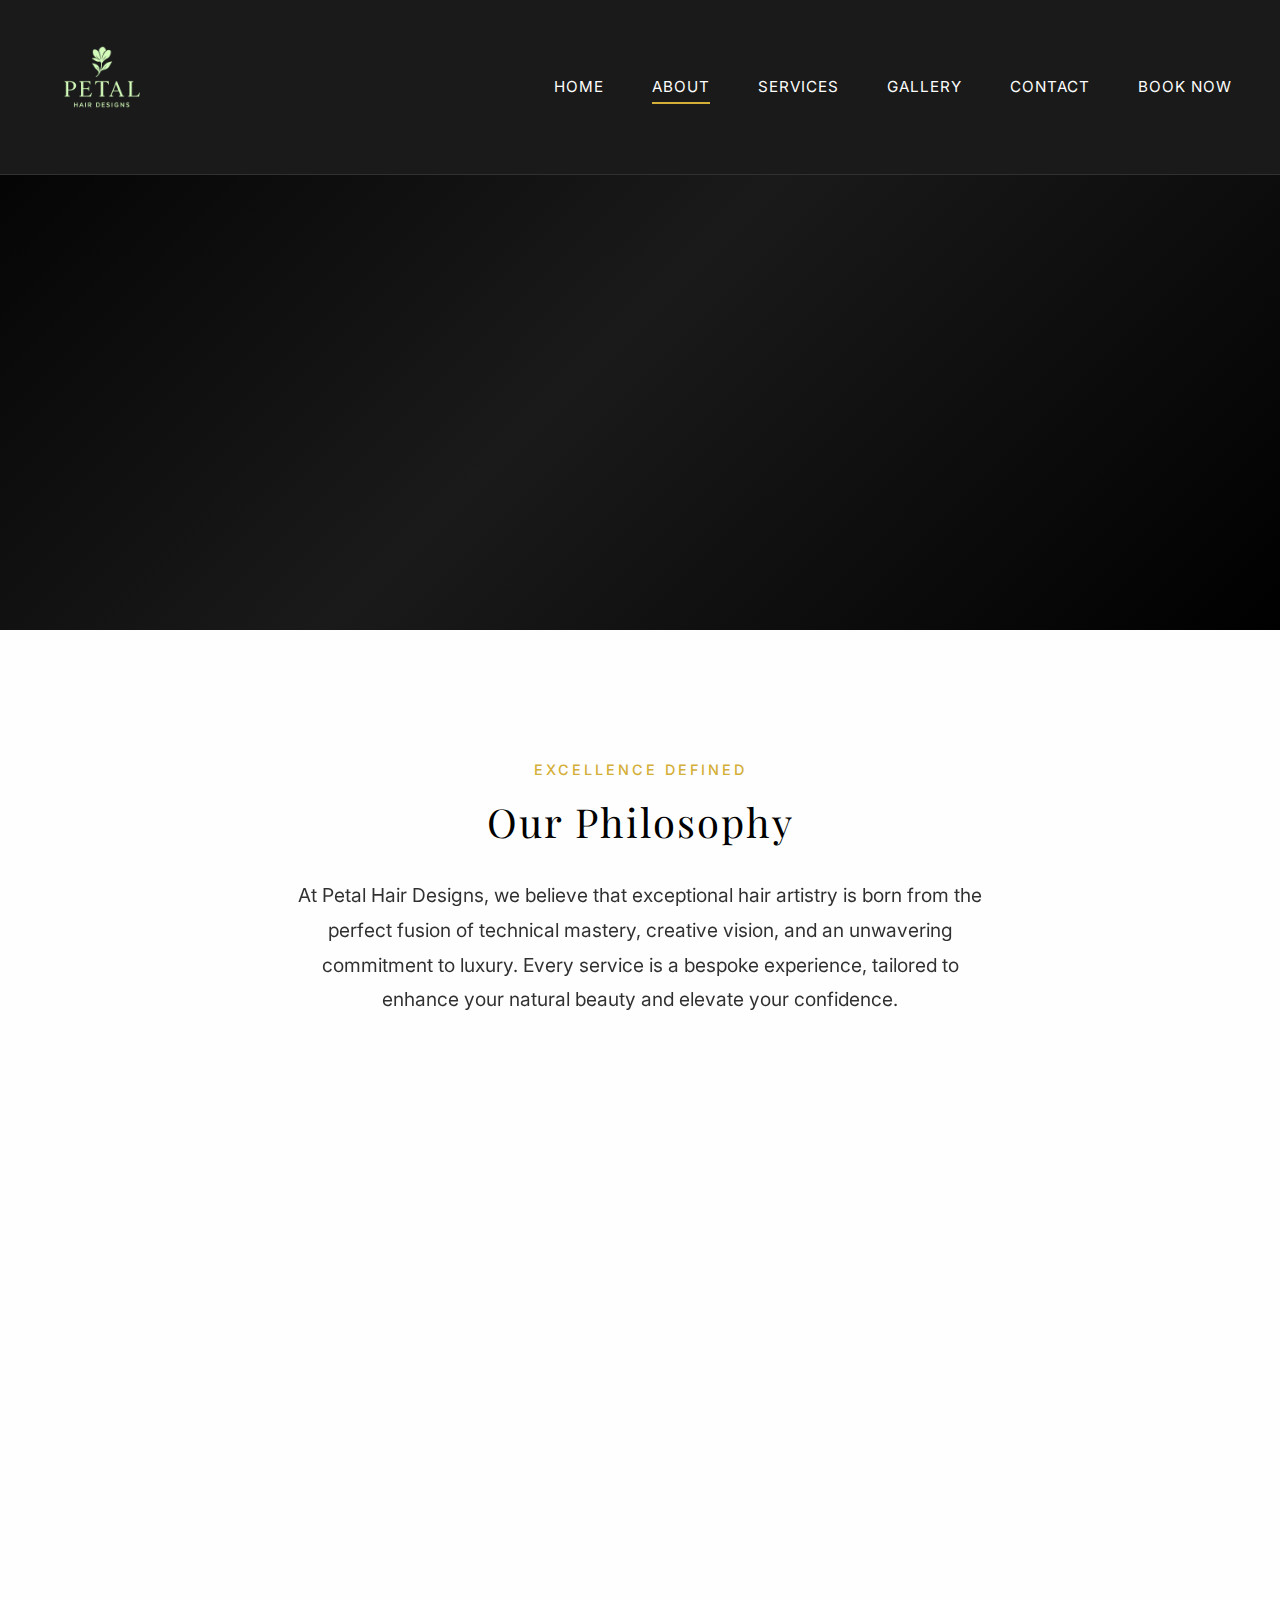
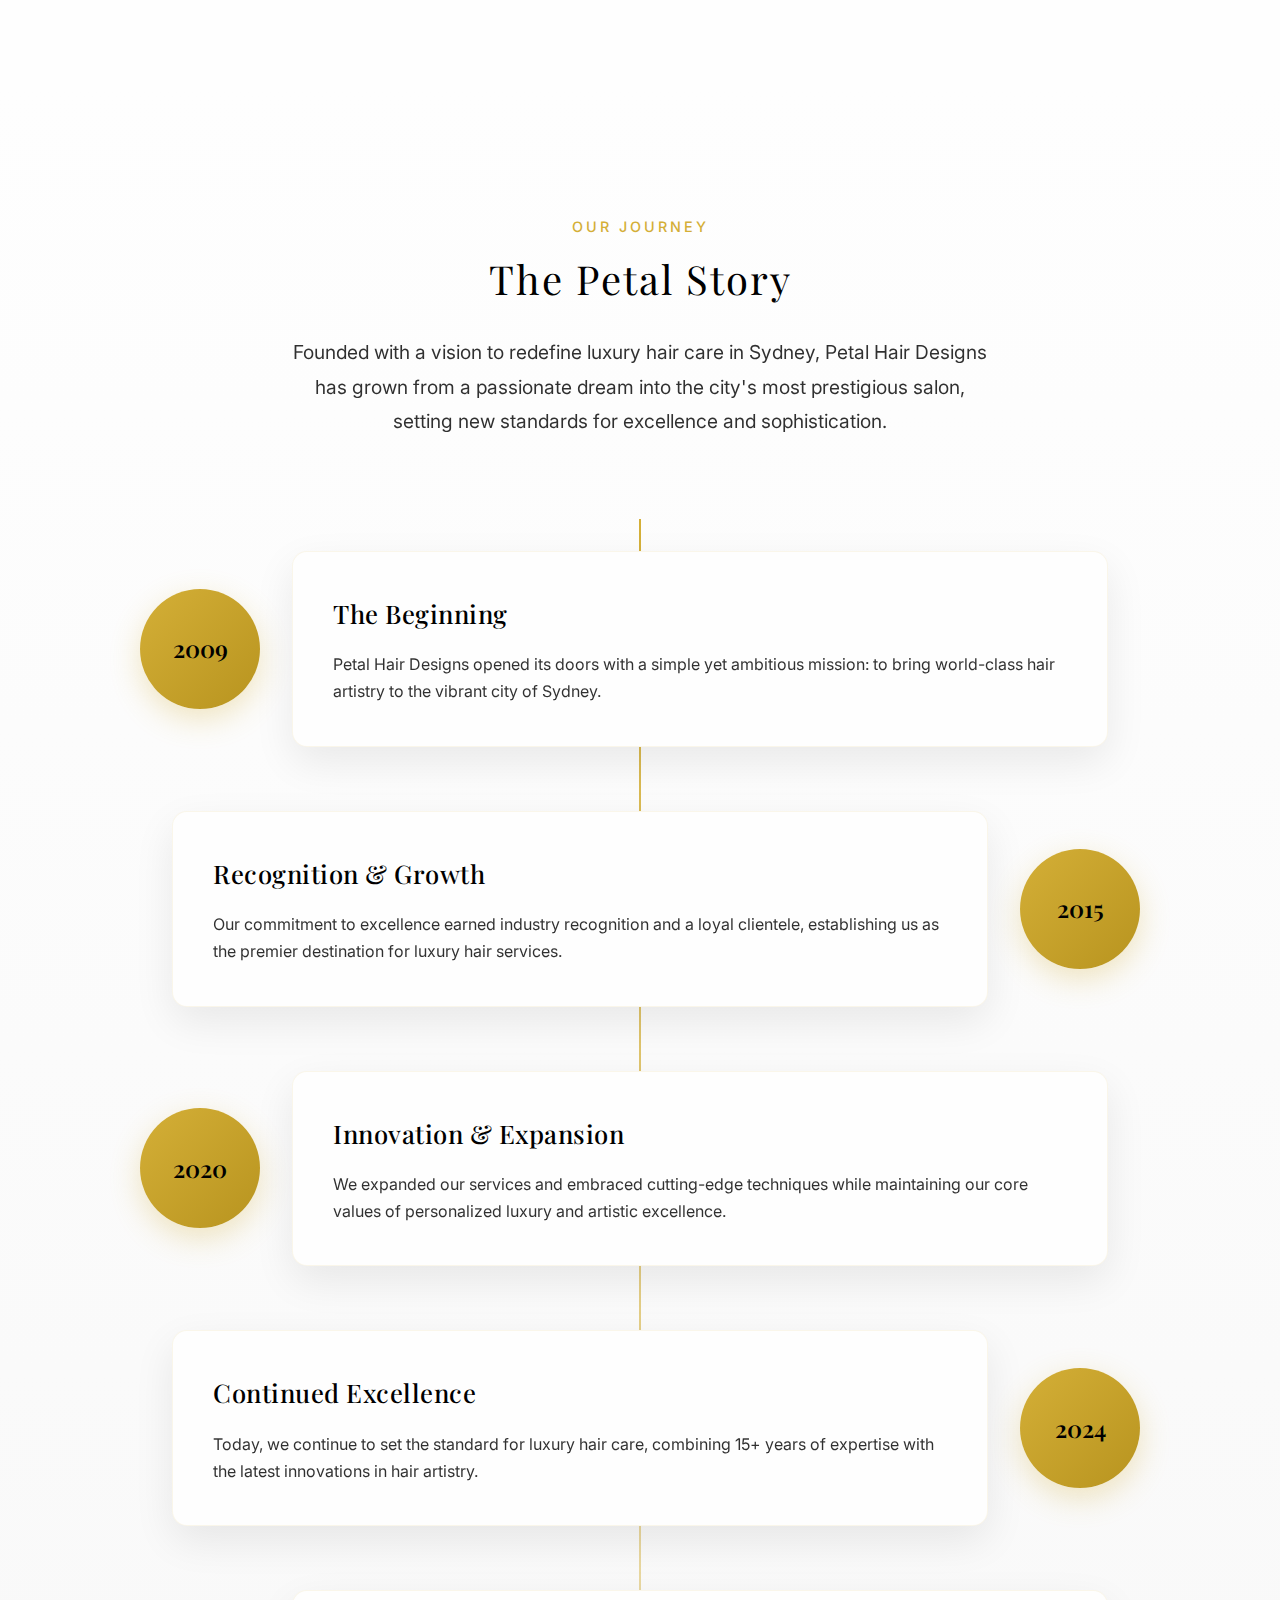
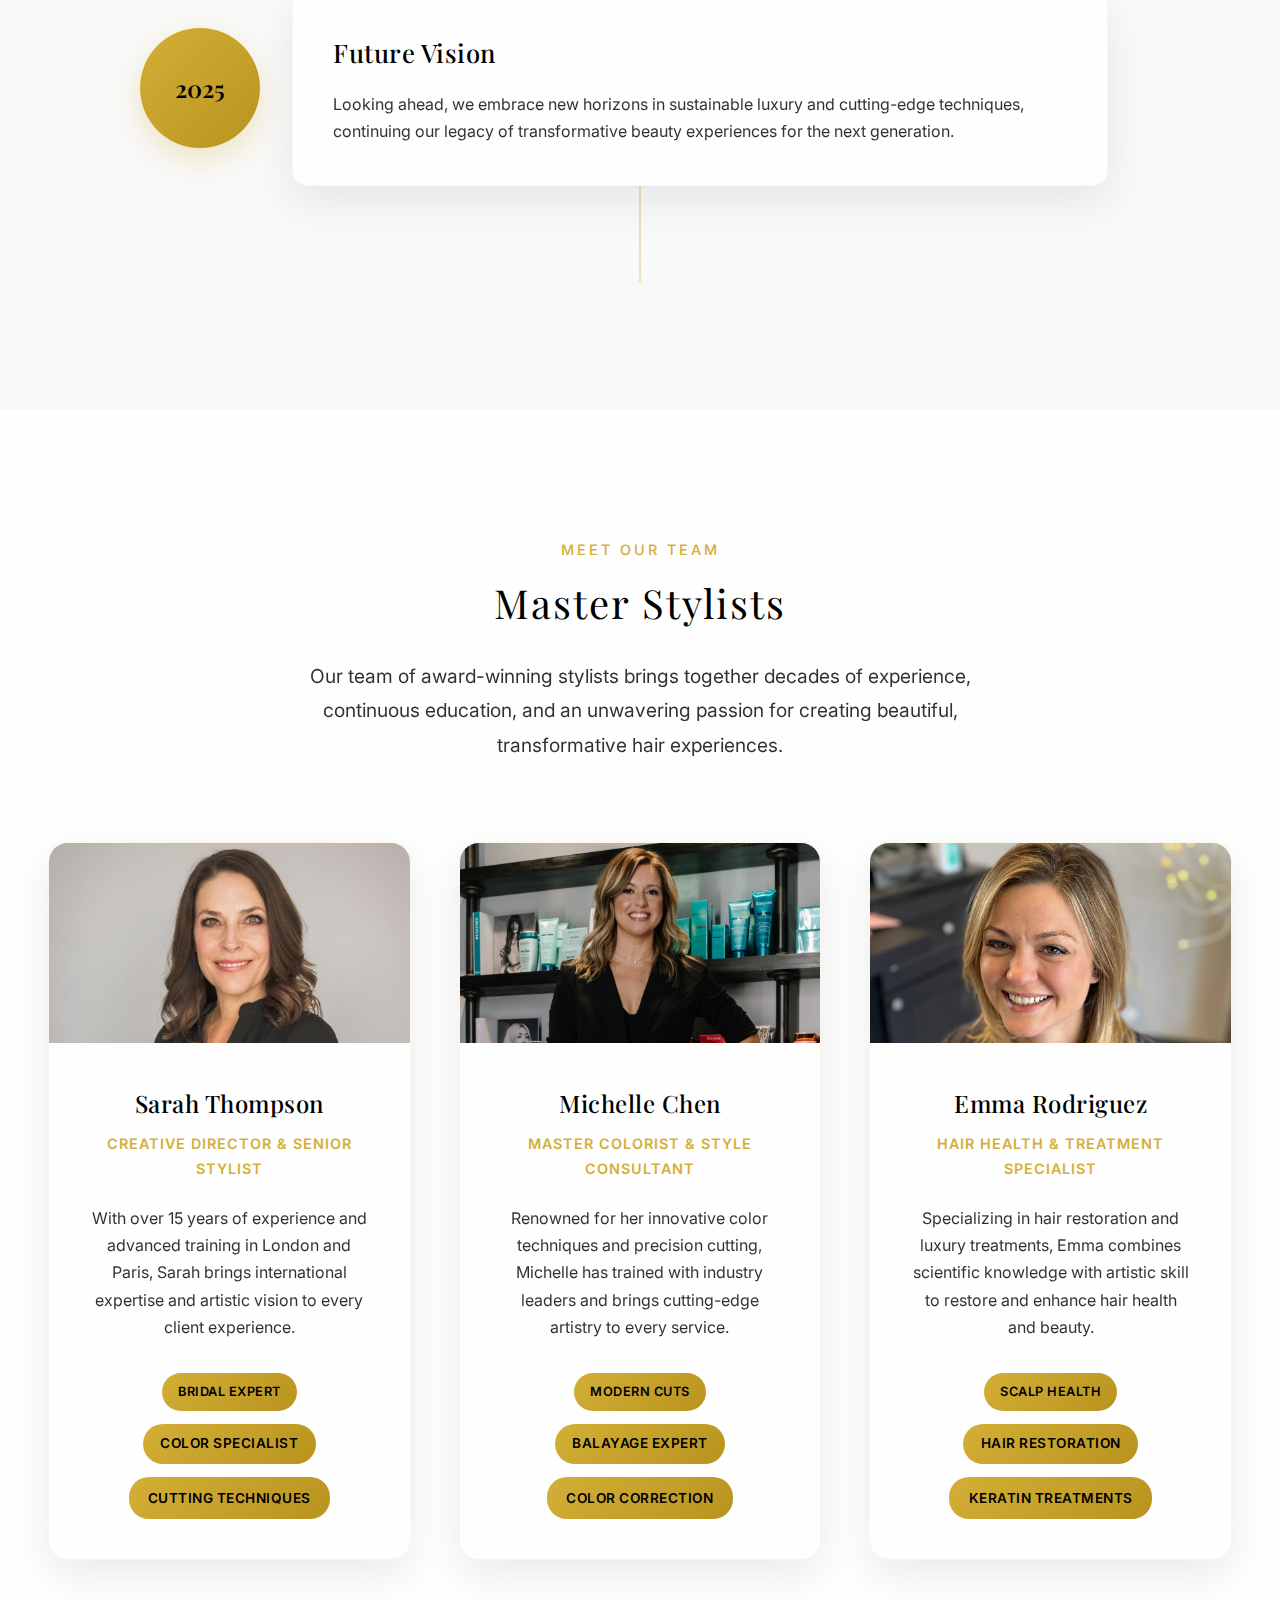
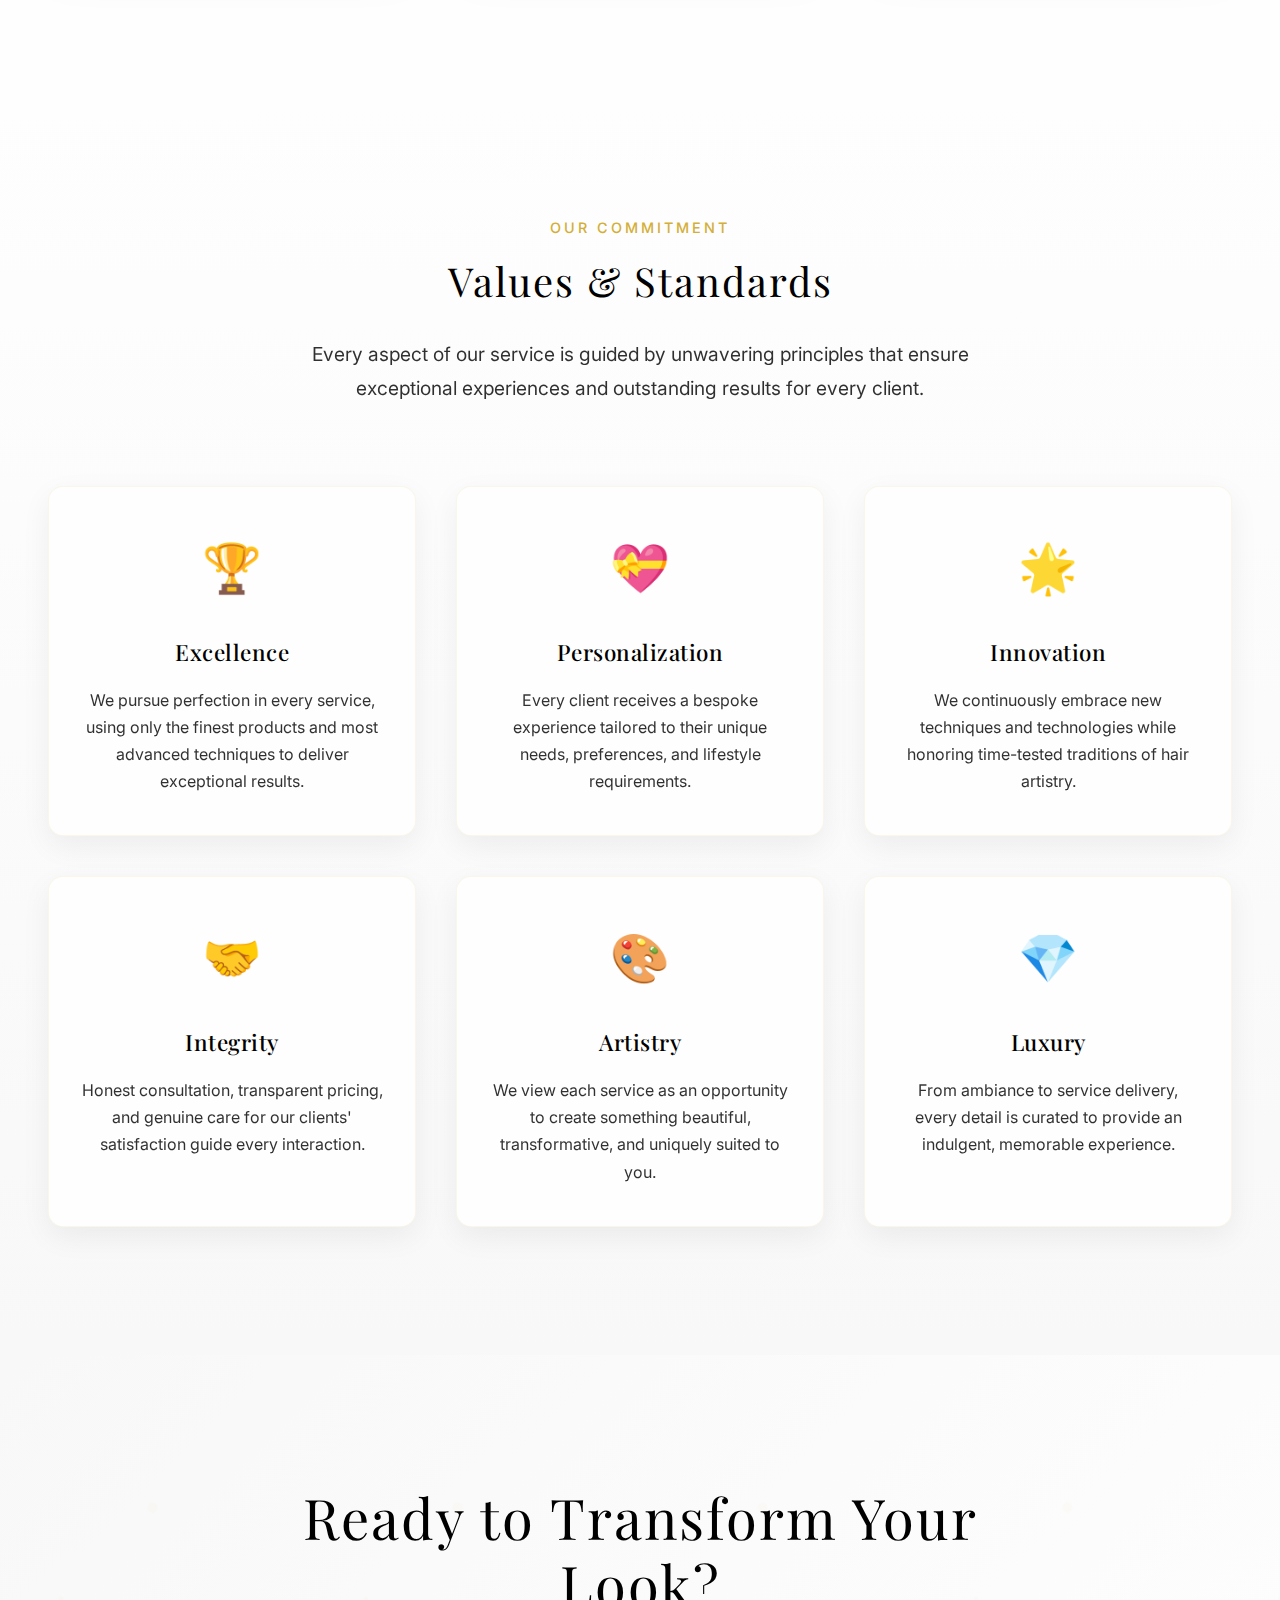
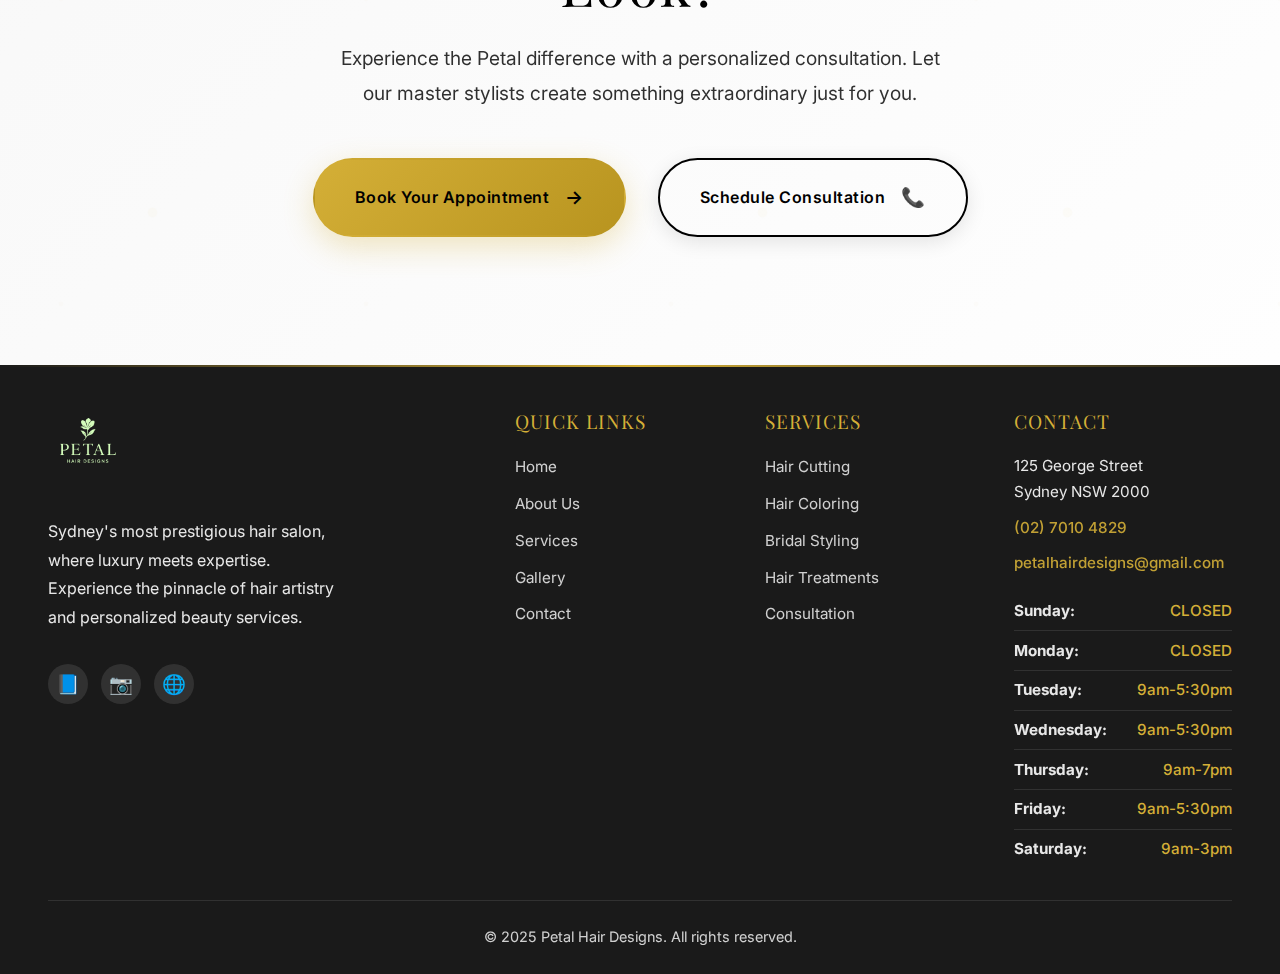
<file: about.html>
<!DOCTYPE html>
<html lang="en">
  <head>
    <meta charset="UTF-8" />
    <meta
      name="viewport"
      content="width=device-width, initial-scale=1.0, maximum-scale=5.0, user-scalable=yes"
    />
    <title>About - Petal Hair Designs | Luxury Hair Salon Sydney</title>

    <!-- Mobile status bar styling -->
    <meta name="theme-color" content="#1a1a1a" />
    <meta
      name="apple-mobile-web-app-status-bar-style"
      content="black-translucent"
    />

    <link rel="preconnect" href="https://fonts.googleapis.com" />
    <link rel="preconnect" href="https://fonts.gstatic.com" crossorigin />
    <!-- Load web fonts only on tablet/desktop to maximize mobile speed -->
    <link
      rel="stylesheet"
      href="https://fonts.googleapis.com/css2?family=Playfair+Display:wght@300;500&family=Inter:wght@400;600&display=swap"
      media="(min-width: 769px)"
    />
    <noscript>
      <link
        rel="stylesheet"
        href="https://fonts.googleapis.com/css2?family=Playfair+Display:wght@300;400;500;600;700&family=Inter:wght@300;400;500;600&display=swap"
        media="(min-width: 769px)"
      />
    </noscript>
    <!-- Critical Image Preloading for Instant Display -->
    <link
      rel="preload"
      as="image"
      href="Photos/Logo (2).png"
      fetchpriority="high"
    />
    <link rel="preload" as="image" href="Photos/1.jpg" fetchpriority="high" />
    <link rel="preload" as="image" href="Photos/2.webp" fetchpriority="high" />
    <link rel="preload" as="image" href="Photos/4.webp" fetchpriority="high" />
    <style>
      :root {
        --primary-black: #000000;
        --luxury-gold: #d4af37;
        --soft-white: #fefefe;
        --pearl-white: #f8f8f8;
        --charcoal: #1a1a1a;
        --silver: #c0c0c0;
        --shadow-light: rgba(0, 0, 0, 0.05);
        --shadow-medium: rgba(0, 0, 0, 0.15);
        --shadow-heavy: rgba(0, 0, 0, 0.25);
      }

      * {
        margin: 0;
        padding: 0;
        box-sizing: border-box;
      }

      html {
        scroll-behavior: smooth;
      }

      body {
        font-family: "Inter", sans-serif;
        line-height: 1.7;
        color: var(--charcoal);
        background: var(--soft-white);
        overflow-x: hidden;
      }

      /* Ultra-Luxury Header */
      header {
        position: fixed;
        top: 0;
        width: 100%;
        z-index: 1000;
        background: #1a1a1a;
        border-bottom: 1px solid rgba(255, 255, 255, 0.1);
        transition: all 0.3s cubic-bezier(0.4, 0, 0.2, 1);
      }

      .header-container {
        max-width: 1400px;
        margin: 0 auto;
        display: flex;
        justify-content: space-between;
        align-items: center;
        padding: 1.8rem 3rem;
      }

      .logo {
        display: flex;
        align-items: center;
        position: relative;
      }

      .logo img {
        height: 108px;
        width: auto;
        filter: brightness(0) invert(1) sepia(1) saturate(5) hue-rotate(35deg);
        transition: all 0.3s cubic-bezier(0.4, 0, 0.2, 1);
      }

      .logo:hover img {
        filter: brightness(0) invert(1) sepia(1) saturate(5) hue-rotate(35deg)
          brightness(1.1);
      }

      nav ul {
        display: flex;
        list-style: none;
        gap: 3rem;
        align-items: center;
      }

      nav a {
        color: var(--soft-white);
        text-decoration: none;
        font-weight: 400;
        font-size: 0.95rem !important;
        letter-spacing: 1px;
        text-transform: uppercase;
        position: relative;
        transition: all 0.4s cubic-bezier(0.4, 0, 0.2, 1);
      }

      nav a::before {
        content: "";
        position: absolute;
        bottom: -8px;
        left: 50%;
        width: 0;
        height: 2px;
        background: var(--luxury-gold);
        transition: all 0.4s cubic-bezier(0.4, 0, 0.2, 1);
        transform: translateX(-50%);
      }

      nav a:hover::before,
      nav a.active::before {
        width: 100%;
      }

      nav a:hover {
        color: var(--luxury-gold);
      }

      .mobile-menu {
        display: none;
        flex-direction: column;
        cursor: pointer;
        padding: 5px;
        background: transparent;
        border: 0;
        align-items: center;
        justify-content: center;
      }

      .mobile-menu span {
        width: 28px;
        height: 2px;
        background: var(--soft-white);
        margin: 4px 0;
        transition: all 0.3s cubic-bezier(0.4, 0, 0.2, 1);
        border-radius: 2px;
      }

      /* Ultra-Premium Hero Section - Base */
      .hero {
        height: 100vh;
        position: relative;
        display: flex;
        align-items: center;
        justify-content: center;
        overflow: hidden;
      }

      /* Home Page Hero with Background Image */
      .hero-home {
        background: linear-gradient(
            135deg,
            rgba(0, 0, 0, 0.7) 0%,
            rgba(26, 26, 26, 0.5) 50%,
            rgba(0, 0, 0, 0.8) 100%
          ),
          url("Photos/Behind Hero.jpg");
        background-size: cover;
        background-position: center;
        background-attachment: fixed;
      }

      /* Other Pages Hero with Gradient Background */
      .hero-page {
        height: 70svh; /* Improved mobile viewport handling */
        min-height: 480px; /* Reduce excessive height on small devices */
        background: linear-gradient(
          135deg,
          var(--primary-black) 0%,
          var(--charcoal) 50%,
          var(--primary-black) 100%
        );
        /* Ensure perfect centering */
        display: flex;
        align-items: center;
        justify-content: center;
      }

      .hero::before {
        content: "";
        position: absolute;
        top: 0;
        left: 0;
        right: 0;
        bottom: 0;
        background: url('data:image/svg+xml,<svg xmlns="http://www.w3.org/2000/svg" viewBox="0 0 100 100"><defs><pattern id="grain" width="100" height="100" patternUnits="userSpaceOnUse"><circle cx="25" cy="25" r="0.5" fill="rgba(255,255,255,0.02)"/><circle cx="75" cy="75" r="0.3" fill="rgba(255,255,255,0.01)"/><circle cx="50" cy="10" r="0.4" fill="rgba(255,255,255,0.015)"/></pattern></defs><rect width="100" height="100" fill="url(%23grain)"/></svg>');
        opacity: 0.3;
        animation: grain 20s linear infinite;
      }

      @keyframes grain {
        0%,
        100% {
          transform: translate(0, 0);
        }
        10% {
          transform: translate(-5%, -10%);
        }
        20% {
          transform: translate(-15%, 5%);
        }
        30% {
          transform: translate(7%, -25%);
        }
        40% {
          transform: translate(-5%, 25%);
        }
        50% {
          transform: translate(-15%, 10%);
        }
        60% {
          transform: translate(15%, 0%);
        }
        70% {
          transform: translate(0%, 15%);
        }
        80% {
          transform: translate(3%, 35%);
        }
        90% {
          transform: translate(-10%, 10%);
        }
      }

      .hero-content {
        text-align: center;
        z-index: 2;
        max-width: 900px;
        padding: 0 2rem;
        animation: heroFadeIn 0.6s cubic-bezier(0.4, 0, 0.2, 1) forwards;
        opacity: 0;
        /* Ensure content is perfectly centered */
        width: 100%;
        display: flex;
        flex-direction: column;
        align-items: center;
        justify-content: center;
      }

      @keyframes heroFadeIn {
        0% {
          opacity: 0;
          transform: translateY(60px);
        }
        100% {
          opacity: 1;
          transform: translateY(0);
        }
      }

      .hero-subtitle {
        font-family: "Inter", sans-serif;
        font-size: 0.95rem;
        font-weight: 400;
        color: var(--luxury-gold);
        letter-spacing: 4px;
        text-transform: uppercase;
        margin-bottom: 2rem;
        opacity: 0.9;
        animation: slideInFromTop 0.5s cubic-bezier(0.4, 0, 0.2, 1) 0.1s
          forwards;
        opacity: 0;
      }

      @keyframes slideInFromTop {
        0% {
          opacity: 0;
          transform: translateY(-30px);
        }
        100% {
          opacity: 0.9;
          transform: translateY(0);
        }
      }

      .hero h1 {
        font-family: "Playfair Display", serif;
        font-size: clamp(3rem, 6vw, 5rem);
        font-weight: 300;
        color: var(--soft-white);
        letter-spacing: 3px;
        line-height: 1.1;
        margin-bottom: 2.5rem;
        text-shadow: 0 4px 20px rgba(0, 0, 0, 0.5);
        animation: slideInFromBottom 0.5s cubic-bezier(0.4, 0, 0.2, 1) 0.2s
          forwards;
        opacity: 0;
      }

      @keyframes slideInFromBottom {
        0% {
          opacity: 0;
          transform: translateY(40px);
        }
        100% {
          opacity: 1;
          transform: translateY(0);
        }
      }

      .hero-description {
        font-family: "Inter", sans-serif;
        font-size: 1.25rem;
        font-weight: 300;
        color: rgba(255, 255, 255, 0.85);
        line-height: 1.8;
        margin-bottom: 2.5rem;
        max-width: 600px;
        margin-left: auto;
        margin-right: auto;
        animation: fadeInUp 0.5s cubic-bezier(0.4, 0, 0.2, 1) 0.3s forwards;
        opacity: 0;
      }

      @keyframes fadeInUp {
        0% {
          opacity: 0;
          transform: translateY(30px);
        }
        100% {
          opacity: 0.85;
          transform: translateY(0);
        }
      }

      /* Premium Content Sections */
      .luxury-section {
        padding: 8rem 0;
        position: relative;
      }

      .luxury-section:nth-child(even) {
        background: linear-gradient(
          180deg,
          var(--soft-white) 0%,
          var(--pearl-white) 100%
        );
      }

      .container {
        max-width: 1400px;
        margin: 0 auto;
        padding: 0 3rem;
      }

      .section-header {
        text-align: center;
        margin-bottom: 5rem;
      }

      .section-subtitle {
        font-family: "Inter", sans-serif;
        font-size: 0.9rem;
        font-weight: 500;
        color: var(--luxury-gold);
        letter-spacing: 3px;
        text-transform: uppercase;
        margin-bottom: 1rem;
      }

      .section-title {
        font-family: "Playfair Display", serif;
        font-size: 2.5rem;
        font-weight: 300;
        color: var(--primary-black);
        letter-spacing: 2px;
        line-height: 1.2;
        margin-bottom: 2rem;
      }

      .section-description {
        font-size: 1.2rem;
        color: var(--charcoal);
        line-height: 1.8;
        max-width: 700px;
        margin: 0 auto;
        opacity: 0.9;
      }

      /* Luxury Grid Layouts */
      .luxury-grid {
        display: grid;
        grid-template-columns: repeat(auto-fit, minmax(350px, 1fr));
        gap: 3rem;
        margin-top: 4rem;
      }

      .luxury-card {
        background: var(--soft-white);
        padding: 3rem;
        border-radius: 0;
        box-shadow: 0 30px 80px var(--shadow-medium);
        transition: all 0.6s cubic-bezier(0.4, 0, 0.2, 1);
        position: relative;
        overflow: hidden;
        display: flex;
        flex-direction: column;
        height: 100%;
        border-color: var(--luxury-gold);
      }

      .luxury-card::before {
        content: "";
        position: absolute;
        top: 0;
        left: 0;
        width: 100%;
        height: 2px;
        background: linear-gradient(90deg, var(--luxury-gold), transparent);
        transform: scaleX(1);
        transition: transform 0.6s cubic-bezier(0.4, 0, 0.2, 1);
      }

      .card-icon {
        font-size: 2.5rem;
        margin-bottom: 2rem;
        color: var(--luxury-gold);
        text-align: center;
        display: block;
      }

      .card-title {
        font-family: "Playfair Display", serif;
        font-size: 1.8rem;
        font-weight: 400;
        color: var(--primary-black);
        margin-bottom: 1.5rem;
        letter-spacing: 1px;
        text-align: center;
      }

      .card-text {
        color: var(--charcoal);
        line-height: 1.8;
        opacity: 0.9;
        flex-grow: 1;
        text-align: center;
      }

      /* Timeline Styles */
      .story-timeline {
        position: relative;
        max-width: 1000px;
        margin: 4rem auto 0;
        padding: 2rem 0;
      }

      .story-timeline::before {
        content: "";
        position: absolute;
        left: 50%;
        top: 0;
        bottom: 0;
        width: 2px;
        background: linear-gradient(
          to bottom,
          var(--luxury-gold),
          rgba(212, 175, 55, 0.3)
        );
        transform: translateX(-50%);
      }

      .timeline-item {
        display: flex;
        align-items: center;
        margin-bottom: 4rem;
        position: relative;
      }

      .timeline-item:nth-child(odd) {
        flex-direction: row;
      }

      .timeline-item:nth-child(even) {
        flex-direction: row-reverse;
      }

      .timeline-year {
        flex-shrink: 0;
        width: 120px;
        height: 120px;
        background: linear-gradient(135deg, var(--luxury-gold), #b8941f);
        border-radius: 50%;
        display: flex;
        align-items: center;
        justify-content: center;
        font-family: "Playfair Display", serif;
        font-size: 1.5rem;
        font-weight: 600;
        color: var(--primary-black);
        box-shadow: 0 10px 30px rgba(212, 175, 55, 0.3);
        position: relative;
        z-index: 2;
      }

      .timeline-content {
        flex: 1;
        background: var(--soft-white);
        padding: 2.5rem;
        border-radius: 15px;
        box-shadow: 0 15px 40px rgba(0, 0, 0, 0.08);
        margin: 0 2rem;
        border: 1px solid rgba(212, 175, 55, 0.1);
        transition: all 0.4s cubic-bezier(0.4, 0, 0.2, 1);
      }

      .timeline-content:hover {
        box-shadow: 0 20px 50px rgba(0, 0, 0, 0.12);
        border-color: var(--luxury-gold);
      }

      .timeline-content h3 {
        font-family: "Playfair Display", serif;
        font-size: 1.6rem;
        font-weight: 500;
        color: var(--primary-black);
        margin-bottom: 1rem;
        letter-spacing: 0.5px;
      }

      .timeline-content p {
        color: var(--charcoal);
        line-height: 1.7;
        opacity: 0.9;
      }

      /* Team Styles */
      .team-grid {
        display: grid;
        grid-template-columns: repeat(auto-fit, minmax(350px, 1fr));
        gap: 3rem;
        margin-top: 4rem;
        align-items: stretch;
      }

      .team-member {
        background: var(--soft-white);
        border-radius: 20px;
        overflow: hidden;
        box-shadow: 0 15px 40px rgba(0, 0, 0, 0.08);
        transition: all 0.5s cubic-bezier(0.4, 0, 0.2, 1);
        border: 1px solid rgba(212, 175, 55, 0.1);
        display: flex;
        flex-direction: column;
        height: 100%;
        min-height: 500px;
      }

      .team-member:hover {
        box-shadow: 0 25px 60px rgba(0, 0, 0, 0.15);
        border-color: var(--luxury-gold);
      }

      .member-image {
        height: 200px;
        background: linear-gradient(135deg, #f8f8f8, #f0f0f0);
        display: flex;
        flex-direction: column;
        align-items: center;
        justify-content: center;
        position: relative;
        overflow: hidden;
      }

      .member-photo {
        position: absolute;
        inset: 0;
        width: 100%;
        height: 100%;
        object-fit: cover;
        object-position: center top;
        z-index: 1;
      }

      /* Adjust positioning for Michelle Chen (2nd team member) */
      .team-member:nth-child(2) .member-photo {
        object-position: center 20%;
      }

      /* Adjust positioning for Emma Rodriguez (3rd team member) */
      .team-member:nth-child(3) .member-photo {
        object-position: center 15%;
      }

      .member-image::after {
        content: "";
        position: absolute;
        top: 0;
        left: 0;
        right: 0;
        bottom: 0;
        background: url('data:image/svg+xml,<svg xmlns="http://www.w3.org/2000/svg" viewBox="0 0 100 100"><defs><pattern id="member-pattern" width="30" height="30" patternUnits="userSpaceOnUse"><circle cx="15" cy="15" r="0.8" fill="rgba(212,175,55,0.1)"/></pattern></defs><rect width="100" height="100" fill="url(%23member-pattern)"/></svg>');
        opacity: 0.6;
      }

      .member-icon {
        font-size: 4rem;
        margin-bottom: 1rem;
        z-index: 2;
        position: relative;
      }

      .member-name {
        display: none;
      }

      .member-info {
        padding: 2.5rem;
        display: flex;
        flex-direction: column;
        flex-grow: 1;
        text-align: center;
      }

      .member-info h3 {
        font-family: "Playfair Display", serif;
        font-size: 1.5rem;
        font-weight: 500;
        color: var(--primary-black);
        margin-bottom: 0.5rem;
        letter-spacing: 0.5px;
        text-align: center;
      }

      .member-title {
        color: var(--luxury-gold);
        font-weight: 600;
        font-size: 0.9rem;
        text-transform: uppercase;
        letter-spacing: 1px;
        margin-bottom: 1.5rem;
        text-align: center;
      }

      .member-bio {
        color: var(--charcoal);
        line-height: 1.7;
        margin-bottom: 2rem;
        opacity: 0.9;
        flex-grow: 1;
        min-height: 4.5rem;
        text-align: center;
      }

      .member-specialties {
        display: flex;
        flex-direction: column;
        gap: 0.8rem;
        margin-top: auto;
        min-height: 3rem;
        align-items: center;
      }

      .member-specialties span {
        background: linear-gradient(135deg, var(--luxury-gold), #b8941f);
        color: var(--primary-black);
        border-radius: 20px;
        font-weight: 600;
        letter-spacing: 0.5px;
        text-transform: uppercase;
        transition: all 0.3s ease;
      }

      /* Badge sizes - smallest to largest (pyramid effect) */
      .member-specialties span:nth-child(1) {
        padding: 0.5rem 1rem;
        font-size: 0.8rem;
      }

      .member-specialties span:nth-child(2) {
        padding: 0.55rem 1.1rem;
        font-size: 0.85rem;
      }

      .member-specialties span:nth-child(3) {
        padding: 0.6rem 1.2rem;
        font-size: 0.85rem;
      }

      /* Values Grid */
      .values-grid {
        display: grid;
        grid-template-columns: repeat(auto-fit, minmax(300px, 1fr));
        gap: 2.5rem;
        margin-top: 4rem;
      }

      .value-item {
        text-align: center;
        padding: 2.5rem 2rem;
        background: var(--soft-white);
        border-radius: 15px;
        box-shadow: 0 10px 30px rgba(0, 0, 0, 0.06);
        transition: all 0.4s cubic-bezier(0.4, 0, 0.2, 1);
        border: 1px solid rgba(212, 175, 55, 0.1);
      }

      .value-item:hover {
        box-shadow: 0 20px 50px rgba(0, 0, 0, 0.12);
        border-color: var(--luxury-gold);
      }

      .value-icon {
        font-size: 3rem;
        margin-bottom: 1.5rem;
        display: block;
      }

      .value-item h3 {
        font-family: "Playfair Display", serif;
        font-size: 1.4rem;
        font-weight: 500;
        color: var(--primary-black);
        margin-bottom: 1rem;
        letter-spacing: 0.5px;
      }

      .value-item p {
        color: var(--charcoal);
        line-height: 1.7;
        opacity: 0.9;
      }

      /* Modern CTA Section */
      .modern-cta {
        padding: 8rem 0;
        background: linear-gradient(
          135deg,
          var(--pearl-white) 0%,
          var(--soft-white) 100%
        );
        position: relative;
        overflow: hidden;
      }

      .modern-cta::before {
        content: "";
        position: absolute;
        top: 0;
        left: 0;
        right: 0;
        bottom: 0;
        background: url('data:image/svg+xml,<svg xmlns="http://www.w3.org/2000/svg" viewBox="0 0 100 100"><defs><pattern id="cta-pattern" width="50" height="50" patternUnits="userSpaceOnUse"><circle cx="25" cy="25" r="0.8" fill="rgba(212,175,55,0.05)"/><circle cx="10" cy="40" r="0.4" fill="rgba(212,175,55,0.03)"/></pattern></defs><rect width="100" height="100" fill="url(%23cta-pattern)"/></svg>');
        opacity: 0.6;
      }

      .cta-content {
        text-align: center;
        max-width: 800px;
        margin: 0 auto;
        position: relative;
        z-index: 2;
      }

      .cta-title {
        font-family: "Playfair Display", serif;
        font-size: clamp(2.5rem, 5vw, 3.5rem);
        font-weight: 300;
        color: var(--primary-black);
        margin-bottom: 1.5rem;
        letter-spacing: 2px;
        line-height: 1.2;
      }

      .cta-description {
        font-size: 1.2rem;
        color: var(--charcoal);
        line-height: 1.8;
        margin-bottom: 3rem;
        opacity: 0.9;
        max-width: 600px;
        margin-left: auto;
        margin-right: auto;
      }

      .cta-actions {
        display: flex;
        justify-content: center;
        gap: 2rem;
        flex-wrap: wrap;
      }

      .cta-button {
        display: inline-flex;
        align-items: center;
        gap: 1rem;
        padding: 1.3rem 2.5rem;
        text-decoration: none;
        font-family: "Inter", sans-serif;
        font-weight: 600;
        font-size: 1rem;
        border-radius: 50px;
        letter-spacing: 0.5px;
        transition: all 0.4s cubic-bezier(0.4, 0, 0.2, 1);
        position: relative;
        overflow: hidden;
        min-width: 200px;
        justify-content: center;
      }

      .cta-button.primary {
        background: linear-gradient(135deg, var(--luxury-gold), #b8941f);
        color: var(--primary-black);
        box-shadow: 0 10px 30px rgba(212, 175, 55, 0.3);
        border: 2px solid transparent;
      }

      .cta-button.primary::before {
        content: "";
        position: absolute;
        top: 0;
        left: -100%;
        width: 100%;
        height: 100%;
        background: linear-gradient(
          90deg,
          transparent,
          rgba(255, 255, 255, 0.2),
          transparent
        );
        transition: left 0.5s ease;
      }

      .cta-button.primary:hover::before {
        left: 100%;
      }

      .cta-button.primary:hover {
        box-shadow: 0 15px 40px rgba(212, 175, 55, 0.4);
        background: linear-gradient(135deg, #b8941f, var(--luxury-gold));
      }

      .cta-button.secondary {
        background: transparent;
        color: var(--primary-black);
        border: 2px solid var(--primary-black);
        box-shadow: 0 5px 20px rgba(0, 0, 0, 0.1);
      }

      .cta-button.secondary:hover {
        background: var(--primary-black);
        color: var(--soft-white);
        transform: translateY(-3px);
        box-shadow: 0 10px 30px rgba(0, 0, 0, 0.2);
      }

      .button-text {
        font-weight: 600;
      }

      .button-icon {
        font-size: 1.2rem;
        transition: transform 0.3s ease;
      }

      .cta-button:hover .button-icon {
        color: var(--luxury-gold);
      }

      /* Desktop Navigation Font Size Consistency */
      @media (min-width: 769px) {
        nav a {
          font-size: 0.95rem !important;
        }
      }

      /* Mobile Responsive */
      @media (max-width: 768px) {
        .header-container {
          padding: 1rem 2rem;
        }

        .logo img {
          height: 70px;
          margin-top: 8px;
        }

        .hero {
          padding-top: 120px;
          height: 100vh;
          min-height: 100vh;
          background-attachment: scroll;
          background-size: cover;
          background-position: center;
          background-repeat: no-repeat;
          display: flex;
          align-items: center;
          justify-content: center;
        }

        .hero-content {
          padding: 1rem 2rem;
          max-width: 100%;
          gap: 1rem;
          text-align: center;
          display: flex;
          flex-direction: column;
          align-items: center;
          justify-content: center;
          height: 100%;
          transform: translateY(-60px);
        }

        .hero-subtitle {
          font-size: 0.8rem;
          letter-spacing: 2px;
          margin-bottom: 0.5rem;
        }

        .hero h1 {
          font-size: clamp(2rem, 7vw, 3.2rem);
          letter-spacing: 1px;
          line-height: 1.1;
          margin-bottom: 1rem;
          text-align: center;
        }

        .hero-description {
          font-size: 0.95rem;
          line-height: 1.5;
          margin-bottom: 1.5rem;
          text-align: center;
          max-width: 90%;
        }

        /* Speed up LCP on mobile by removing hero animations and making content visible immediately */
        .hero-content,
        .hero-subtitle,
        .hero h1,
        .hero-description,
        .cta-buttons {
          animation: none !important;
          opacity: 1 !important;
          transform: none !important;
        }

        .cta-buttons {
          flex-direction: column;
          gap: 1rem;
          width: 100%;
          max-width: 280px;
          align-items: center;
        }

        .cta-button {
          width: 100%;
          padding: 1rem 2rem;
          font-size: 0.95rem;
          text-align: center;
        }

        /* Reduce paint work on mobile: remove heavy shadows/filters in the hero */
        .hero h1 {
          text-shadow: none !important;
        }
        .cta-primary,
        .cta-secondary,
        .about-cta {
          box-shadow: none !important;
        }
        nav a {
          transition: none !important;
        }

        nav ul {
          display: none;
          position: fixed;
          top: 100px;
          left: 0;
          right: 0;
          width: 100vw;
          background: #1a1a1a;
          flex-direction: column;
          gap: 0;
          padding: 1rem 0;
          z-index: 999;
          border-top: 1px solid rgba(255, 255, 255, 0.1);
          box-shadow: 0 4px 20px rgba(0, 0, 0, 0.3);
          margin: 0;
          max-height: calc(100vh - 100px);
          overflow-y: auto;
          -webkit-overflow-scrolling: touch;
        }

        nav ul.active {
          display: flex;
        }

        /* Reorder navigation for mobile - Book Now first */
        nav ul li:nth-child(1) {
          order: 2;
        } /* Home */
        nav ul li:nth-child(2) {
          order: 3;
        } /* About */
        nav ul li:nth-child(3) {
          order: 4;
        } /* Services */
        nav ul li:nth-child(4) {
          order: 5;
        } /* Gallery */
        nav ul li:nth-child(5) {
          order: 6;
        } /* Contact */
        nav ul li:nth-child(6) {
          order: 1;
        } /* Book Now - first */
        /* Ensure mobile navigation links display like Book Now */
        nav ul li a {
          display: block;
          padding: 1rem 2rem;
          text-align: center;
          border-bottom: 1px solid rgba(255, 255, 255, 0.05);
          width: 100%;
          box-sizing: border-box;
        }
        nav ul li:last-child a {
          border-bottom: none;
        }
        /* Align hover highlight with separator lines */
        nav a::before {
          display: none;
        }
        nav ul li a {
          transition: border-color 0.3s ease, border-bottom-width 0.2s ease;
        }
        nav ul li a:hover,
        nav ul li a:focus,
        nav ul li a.active {
          border-bottom-color: var(--luxury-gold);
          border-bottom-width: 2px;
        }
        nav ul li:last-child a {
          border-bottom: none !important;
        }

        .mobile-menu {
          display: flex;
        }

        .container {
          padding: 0 2rem;
        }

        .luxury-section {
          padding: 5rem 0;
        }

        .luxury-grid {
          grid-template-columns: 1fr;
          gap: 2rem;
        }

        .luxury-card {
          padding: 2rem;
        }

        /* Keep centered mobile layout but add center line */
        .story-timeline::before {
          left: 50%;
          transform: translateX(-50%);
        }

        .timeline-item {
          flex-direction: column !important;
          align-items: center !important;
          margin-left: 0;
        }

        .timeline-item:nth-child(odd),
        .timeline-item:nth-child(even) {
          flex-direction: column !important;
          align-items: center !important;
        }

        .timeline-year {
          width: 100px;
          height: 100px;
          font-size: 1.1rem;
          margin-bottom: 1rem;
        }

        .timeline-content {
          text-align: center !important;
          margin: 0;
          width: 90%;
          max-width: 400px;
        }

        .timeline-content h3,
        .timeline-item:nth-child(odd) .timeline-content h3,
        .timeline-item:nth-child(even) .timeline-content h3 {
          text-align: center !important;
          font-family: "Playfair Display", serif !important;
          font-size: 1.6rem !important;
          font-weight: 500 !important;
          color: var(--primary-black) !important;
          margin-bottom: 1rem !important;
          letter-spacing: 0.5px !important;
        }

        .timeline-content p,
        .timeline-item:nth-child(odd) .timeline-content p,
        .timeline-item:nth-child(even) .timeline-content p {
          text-align: center !important;
          color: var(--charcoal) !important;
          line-height: 1.7 !important;
          opacity: 0.9 !important;
        }

        .team-grid {
          grid-template-columns: 1fr;
          gap: 2rem;
        }

        .team-member {
          margin: 0 auto;
          max-width: 400px;
        }

        .values-grid {
          grid-template-columns: 1fr;
          gap: 2rem;
        }

        .value-item {
          padding: 2rem 1.5rem;
        }

        .modern-cta {
          padding: 5rem 0;
        }

        .cta-title {
          font-size: 2.2rem;
          margin-bottom: 1rem;
        }

        .cta-description {
          font-size: 1.1rem;
          margin-bottom: 2.5rem;
        }

        .cta-actions {
          flex-direction: column;
          align-items: center;
          gap: 1.5rem;
        }

        .cta-button {
          width: 100%;
          max-width: 280px;
          padding: 1.2rem 2rem;
          font-size: 0.95rem;
        }
      }

      /* Ultra-Premium Footer */
      footer {
        background: #1a1a1a;
        color: var(--soft-white);
        position: relative;
        overflow: hidden;
      }

      footer::before {
        content: "";
        position: absolute;
        top: 0;
        left: 0;
        right: 0;
        height: 2px;
        background: linear-gradient(
          90deg,
          transparent,
          var(--luxury-gold),
          transparent
        );
      }

      .footer-content {
        max-width: 1400px;
        margin: 0 auto;
        padding: 2.5rem 3rem 1.5rem;
        position: relative;
        z-index: 2;
      }

      .footer-grid {
        display: grid;
        grid-template-columns: 2fr 1fr 1fr 1fr;
        gap: 2rem;
        margin-bottom: 2rem;
      }

      .footer-brand {
        display: flex;
        flex-direction: column;
        gap: 1rem;
      }

      .footer-logo {
        display: flex;
        align-items: center;
        margin-bottom: 0.5rem;
      }

      .footer-logo img {
        height: 80px;
        width: auto;
        filter: brightness(0) invert(1) sepia(1) saturate(5) hue-rotate(35deg);
        transition: all 0.3s ease;
      }

      .footer-logo:hover img {
        filter: brightness(1.5) contrast(1.6)
          drop-shadow(0 3px 10px rgba(212, 175, 55, 0.5));
      }

      .footer-description {
        font-size: 1rem;
        line-height: 1.8;
        opacity: 0.9;
        max-width: 300px;
      }

      .footer-section h3 {
        font-family: "Playfair Display", serif;
        font-size: 1.2rem;
        font-weight: 400;
        color: var(--luxury-gold);
        margin-bottom: 1rem;
        letter-spacing: 1px;
        text-transform: uppercase;
      }

      .footer-links {
        list-style: none;
        display: flex;
        flex-direction: column;
        gap: 0.6rem;
      }

      .footer-links a {
        color: var(--soft-white);
        text-decoration: none;
        font-size: 0.95rem;
        transition: all 0.3s cubic-bezier(0.4, 0, 0.2, 1);
        opacity: 0.8;
      }

      .footer-links a:hover {
        color: var(--luxury-gold);
        opacity: 1;
        transform: translateX(5px);
      }

      .footer-contact p {
        margin-bottom: 0.6rem;
        font-size: 0.95rem;
        opacity: 0.9;
      }

      .footer-contact a {
        color: var(--luxury-gold);
        text-decoration: none;
        font-weight: 500;
        transition: all 0.3s ease;
      }

      .footer-contact a:hover {
        color: var(--soft-white);
      }

      .footer-social {
        display: flex;
        gap: 0.8rem;
        margin-top: 1rem;
      }

      .social-link {
        display: flex;
        align-items: center;
        justify-content: center;
        width: 40px;
        height: 40px;
        background: rgba(255, 255, 255, 0.1);
        border-radius: 50%;
        color: var(--soft-white);
        text-decoration: none;
        font-size: 1.2rem;
        transition: all 0.3s cubic-bezier(0.4, 0, 0.2, 1);
      }

      .social-link:hover {
        background: var(--luxury-gold);
        color: var(--primary-black);
        transform: translateY(-3px);
      }

      .footer-bottom {
        border-top: 1px solid rgba(255, 255, 255, 0.1);
        padding-top: 1.5rem;
        text-align: center;
        display: flex;
        justify-content: center;
        align-items: center;
        flex-wrap: wrap;
        gap: 1rem;
      }

      .footer-copyright {
        font-size: 0.9rem;
        opacity: 0.8;
      }

      .footer-credits {
        font-size: 0.9rem;
        opacity: 0.8;
      }

      .footer-credits a {
        color: var(--luxury-gold);
        text-decoration: none;
        font-weight: 500;
      }

      .footer-credits a:hover {
        color: var(--soft-white);
      }

      /* Opening Hours Styling */
      .opening-hours {
        margin-top: 1rem;
      }

      .hours-row {
        display: flex;
        justify-content: space-between;
        align-items: center;
        padding: 0.4rem 0;
        border-bottom: 1px solid rgba(255, 255, 255, 0.1);
      }

      .hours-row:last-child {
        border-bottom: none;
      }

      .day {
        font-size: 0.95rem;
        opacity: 0.9;
      }

      .time {
        font-size: 0.95rem;
        color: var(--luxury-gold);
        font-weight: 500;
        text-align: center;
      }

      @media (max-width: 768px) {
        .footer-content {
          padding: 2rem 2rem 1rem;
        }

        .footer-grid {
          grid-template-columns: 1fr;
          gap: 1.5rem;
          text-align: center;
        }

        .footer-brand {
          align-items: center;
        }

        .footer-description {
          max-width: 100%;
        }

        .footer-bottom {
          flex-direction: column;
          text-align: center;
        }

        /* Mobile opening hours styling */
        .hours-row {
          padding: 0.6rem 0;
          font-size: 0.9rem;
          justify-content: center;
        }

        .day,
        .time {
          font-size: 0.9rem;
          text-align: center;
          flex: 1;
        }

        /* Timeline mobile centering - duplicate to ensure it applies */
        .timeline-content {
          text-align: center !important;
        }

        .timeline-content h3 {
          text-align: center !important;
        }

        .timeline-content p {
          text-align: center !important;
        }
      }

      /* Scroll to Top Button - Mobile Only, Small Circle Design */
      .scroll-to-top {
        position: fixed;
        bottom: 20px;
        right: 20px;
        width: 40px;
        height: 40px;
        background: rgba(26, 26, 26, 0.9);
        color: var(--luxury-gold);
        border: 1px solid rgba(212, 175, 55, 0.3);
        border-radius: 50%;
        cursor: pointer;
        font-size: 0.9rem;
        font-weight: 600;
        display: none;
        align-items: center;
        justify-content: center;
        box-shadow: 0 3px 12px rgba(0, 0, 0, 0.15);
        backdrop-filter: blur(10px);
        -webkit-backdrop-filter: blur(10px);
        transition: all 0.3s cubic-bezier(0.4, 0, 0.2, 1);
        z-index: 1000;
        opacity: 0;
        visibility: hidden;
        transform: translateY(10px) scale(0.9);
      }

      .scroll-to-top.visible {
        opacity: 1;
        visibility: visible;
        transform: translateY(0) scale(1);
      }

      .scroll-to-top:hover {
        background: rgba(212, 175, 55, 0.9);
        color: var(--primary-black);
        border-color: var(--luxury-gold);
        transform: translateY(-2px) scale(1.05);
        box-shadow: 0 6px 20px rgba(212, 175, 55, 0.3);
      }

      .scroll-to-top:active {
        transform: translateY(0) scale(0.95);
      }

      /* Show only on mobile devices */
      @media (max-width: 768px) {
        .scroll-to-top {
          display: flex;
        }
      }
    </style>
  </head>
  <body>
    <header>
      <div class="header-container">
        <div class="logo">
          <a href="index.html">
            <img
              src="Photos/Logo (2).png"
              alt="Petal Hair Designs"
              width="160"
              height="80"
              fetchpriority="high"
              decoding="sync"
              loading="eager"
            />
          </a>
        </div>
        <nav>
          <ul id="nav-menu">
            <li><a href="index.html">Home</a></li>
            <li><a href="about.html" class="active">About</a></li>
            <li><a href="services.html">Services</a></li>
            <li><a href="gallery.html">Gallery</a></li>
            <li><a href="contact.html">Contact</a></li>
            <li><a href="book-now.html">Book Now</a></li>
          </ul>
          <button
            class="mobile-menu"
            type="button"
            aria-label="Toggle navigation"
            aria-controls="nav-menu"
            aria-expanded="false"
            onclick="toggleMenu()"
          >
            <span></span>
            <span></span>
            <span></span>
          </button>
        </nav>
      </div>
    </header>

    <section class="hero hero-page">
      <div class="hero-content">
        <div class="hero-subtitle">Our Story</div>
        <h1>About Petal</h1>
        <p class="hero-description">
          Discover the passion, artistry, and dedication behind Sydney's most
          prestigious hair salon, where luxury meets expertise.
        </p>
      </div>
    </section>

    <section class="luxury-section">
      <div class="container">
        <div class="section-header">
          <div class="section-subtitle">Excellence Defined</div>
          <h2 class="section-title">Our Philosophy</h2>
          <p class="section-description">
            At Petal Hair Designs, we believe that exceptional hair artistry is
            born from the perfect fusion of technical mastery, creative vision,
            and an unwavering commitment to luxury. Every service is a bespoke
            experience, tailored to enhance your natural beauty and elevate your
            confidence.
          </p>
        </div>

        <div class="luxury-grid">
          <div class="luxury-card">
            <div class="card-icon">✨</div>
            <h3 class="card-title">Artistry & Innovation</h3>
            <p class="card-text">
              Our master stylists combine time-honored techniques with
              cutting-edge innovations, ensuring every cut, color, and style
              represents the pinnacle of hair artistry.
            </p>
          </div>

          <div class="luxury-card">
            <div class="card-icon">💎</div>
            <h3 class="card-title">Luxury Experience</h3>
            <p class="card-text">
              From the moment you enter our salon, you're immersed in an
              atmosphere of refined elegance, where every detail is curated to
              provide an unparalleled luxury experience.
            </p>
          </div>

          <div class="luxury-card">
            <div class="card-icon">🎯</div>
            <h3 class="card-title">Personal Touch</h3>
            <p class="card-text">
              We understand that true beauty is individual. Our consultative
              approach ensures every service is perfectly tailored to your
              unique features, lifestyle, and personal style.
            </p>
          </div>
        </div>
      </div>
    </section>

    <section class="luxury-section">
      <div class="container">
        <div class="section-header">
          <div class="section-subtitle">Our Journey</div>
          <h2 class="section-title">The Petal Story</h2>
          <p class="section-description">
            Founded with a vision to redefine luxury hair care in Sydney, Petal
            Hair Designs has grown from a passionate dream into the city's most
            prestigious salon, setting new standards for excellence and
            sophistication.
          </p>
        </div>

        <div class="story-timeline">
          <div class="timeline-item">
            <div class="timeline-year">2009</div>
            <div class="timeline-content">
              <h3>The Beginning</h3>
              <p>
                Petal Hair Designs opened its doors with a simple yet ambitious
                mission: to bring world-class hair artistry to the vibrant city
                of Sydney.
              </p>
            </div>
          </div>
          <div class="timeline-item">
            <div class="timeline-year">2015</div>
            <div class="timeline-content">
              <h3>Recognition & Growth</h3>
              <p>
                Our commitment to excellence earned industry recognition and a
                loyal clientele, establishing us as the premier destination for
                luxury hair services.
              </p>
            </div>
          </div>
          <div class="timeline-item">
            <div class="timeline-year">2020</div>
            <div class="timeline-content">
              <h3>Innovation & Expansion</h3>
              <p>
                We expanded our services and embraced cutting-edge techniques
                while maintaining our core values of personalized luxury and
                artistic excellence.
              </p>
            </div>
          </div>
          <div class="timeline-item">
            <div class="timeline-year">2024</div>
            <div class="timeline-content">
              <h3>Continued Excellence</h3>
              <p>
                Today, we continue to set the standard for luxury hair care,
                combining 15+ years of expertise with the latest innovations in
                hair artistry.
              </p>
            </div>
          </div>
          <div class="timeline-item">
            <div class="timeline-year">2025</div>
            <div class="timeline-content">
              <h3>Future Vision</h3>
              <p>
                Looking ahead, we embrace new horizons in sustainable luxury and
                cutting-edge techniques, continuing our legacy of transformative
                beauty experiences for the next generation.
              </p>
            </div>
          </div>
        </div>
      </div>
    </section>

    <section class="luxury-section">
      <div class="container">
        <div class="section-header">
          <div class="section-subtitle">Meet Our Team</div>
          <h2 class="section-title">Master Stylists</h2>
          <p class="section-description">
            Our team of award-winning stylists brings together decades of
            experience, continuous education, and an unwavering passion for
            creating beautiful, transformative hair experiences.
          </p>
        </div>

        <div class="team-grid">
          <div class="team-member">
            <div class="member-image">
              <img
                src="Photos/1.jpg"
                alt="Senior Stylist - Sarah Thompson"
                class="member-photo"
                loading="eager"
                fetchpriority="high"
                decoding="sync"
                width="400"
                height="500"
              />
              <div class="member-name">Senior Stylist</div>
            </div>
            <div class="member-info">
              <h3>Sarah Thompson</h3>
              <p class="member-title">Creative Director & Senior Stylist</p>
              <p class="member-bio">
                With over 15 years of experience and advanced training in London
                and Paris, Sarah brings international expertise and artistic
                vision to every client experience.
              </p>
              <div class="member-specialties">
                <span>Bridal Expert</span>
                <span>Color Specialist</span>
                <span>Cutting Techniques</span>
              </div>
            </div>
          </div>

          <div class="team-member">
            <div class="member-image">
              <img
                src="Photos/2.webp"
                alt="Master Colorist - Michelle Chen"
                class="member-photo"
                loading="eager"
                fetchpriority="high"
                decoding="sync"
                width="400"
                height="500"
              />
              <div class="member-name">Master Colorist</div>
            </div>
            <div class="member-info">
              <h3>Michelle Chen</h3>
              <p class="member-title">Master Colorist & Style Consultant</p>
              <p class="member-bio">
                Renowned for her innovative color techniques and precision
                cutting, Michelle has trained with industry leaders and brings
                cutting-edge artistry to every service.
              </p>
              <div class="member-specialties">
                <span>Modern Cuts</span>
                <span>Balayage Expert</span>
                <span>Color Correction</span>
              </div>
            </div>
          </div>

          <div class="team-member">
            <div class="member-image">
              <img
                src="Photos/4.webp"
                alt="Treatment Specialist - Emma Rodriguez"
                class="member-photo"
                loading="eager"
                fetchpriority="high"
                decoding="sync"
                width="400"
                height="500"
              />
              <div class="member-name">Treatment Specialist</div>
            </div>
            <div class="member-info">
              <h3>Emma Rodriguez</h3>
              <p class="member-title">Hair Health & Treatment Specialist</p>
              <p class="member-bio">
                Specializing in hair restoration and luxury treatments, Emma
                combines scientific knowledge with artistic skill to restore and
                enhance hair health and beauty.
              </p>
              <div class="member-specialties">
                <span>Scalp Health</span>
                <span>Hair Restoration</span>
                <span>Keratin Treatments</span>
              </div>
            </div>
          </div>
        </div>
      </div>
    </section>

    <section class="luxury-section">
      <div class="container">
        <div class="section-header">
          <div class="section-subtitle">Our Commitment</div>
          <h2 class="section-title">Values & Standards</h2>
          <p class="section-description">
            Every aspect of our service is guided by unwavering principles that
            ensure exceptional experiences and outstanding results for every
            client.
          </p>
        </div>

        <div class="values-grid">
          <div class="value-item">
            <div class="value-icon">🏆</div>
            <h3>Excellence</h3>
            <p>
              We pursue perfection in every service, using only the finest
              products and most advanced techniques to deliver exceptional
              results.
            </p>
          </div>
          <div class="value-item">
            <div class="value-icon">💝</div>
            <h3>Personalization</h3>
            <p>
              Every client receives a bespoke experience tailored to their
              unique needs, preferences, and lifestyle requirements.
            </p>
          </div>
          <div class="value-item">
            <div class="value-icon">🌟</div>
            <h3>Innovation</h3>
            <p>
              We continuously embrace new techniques and technologies while
              honoring time-tested traditions of hair artistry.
            </p>
          </div>
          <div class="value-item">
            <div class="value-icon">🤝</div>
            <h3>Integrity</h3>
            <p>
              Honest consultation, transparent pricing, and genuine care for our
              clients' satisfaction guide every interaction.
            </p>
          </div>
          <div class="value-item">
            <div class="value-icon">🎨</div>
            <h3>Artistry</h3>
            <p>
              We view each service as an opportunity to create something
              beautiful, transformative, and uniquely suited to you.
            </p>
          </div>
          <div class="value-item">
            <div class="value-icon">💎</div>
            <h3>Luxury</h3>
            <p>
              From ambiance to service delivery, every detail is curated to
              provide an indulgent, memorable experience.
            </p>
          </div>
        </div>
      </div>
    </section>

    <section class="modern-cta">
      <div class="container">
        <div class="cta-content">
          <div class="cta-text">
            <h2 class="cta-title">Ready to Transform Your Look?</h2>
            <p class="cta-description">
              Experience the Petal difference with a personalized consultation.
              Let our master stylists create something extraordinary just for
              you.
            </p>
          </div>
          <div class="cta-actions">
            <a href="book-now.html" class="cta-button primary">
              <span class="button-text">Book Your Appointment</span>
              <span class="button-icon">→</span>
            </a>
            <a href="contact.html" class="cta-button secondary">
              <span class="button-text">Schedule Consultation</span>
              <span class="button-icon">📞</span>
            </a>
          </div>
        </div>
      </div>
    </section>

    <footer>
      <div class="footer-content">
        <div class="footer-grid">
          <!-- Brand Section -->
          <div class="footer-brand">
            <div class="footer-logo">
              <a href="index.html">
                <img
                  src="Photos/Logo (2).png"
                  alt="Petal Hair Designs"
                  width="160"
                  height="80"
                  loading="lazy"
                  decoding="async"
                />
              </a>
            </div>
            <p class="footer-description">
              Sydney's most prestigious hair salon, where luxury meets
              expertise. Experience the pinnacle of hair artistry and
              personalized beauty services.
            </p>
            <div class="footer-social">
              <a href="#" class="social-link" aria-label="Facebook">📘</a>
              <a href="#" class="social-link" aria-label="Instagram">📷</a>
              <a href="#" class="social-link" aria-label="Google">🌐</a>
            </div>
          </div>

          <!-- Quick Links -->
          <div class="footer-section">
            <h3>Quick Links</h3>
            <ul class="footer-links">
              <li><a href="index.html">Home</a></li>
              <li><a href="about.html">About Us</a></li>
              <li><a href="services.html">Services</a></li>
              <li><a href="gallery.html">Gallery</a></li>
              <li><a href="contact.html">Contact</a></li>
            </ul>
          </div>

          <!-- Services -->
          <div class="footer-section">
            <h3>Services</h3>
            <ul class="footer-links">
              <li><a href="services.html">Hair Cutting</a></li>
              <li><a href="services.html">Hair Coloring</a></li>
              <li><a href="services.html">Bridal Styling</a></li>
              <li><a href="services.html">Hair Treatments</a></li>
              <li><a href="contact.html">Consultation</a></li>
            </ul>
          </div>

          <!-- Contact Info -->
          <div class="footer-section">
            <h3>Contact</h3>
            <div class="footer-contact">
              <p>125 George Street<br />Sydney NSW 2000</p>
              <p><a href="tel:0270104829">(02) 7010 4829</a></p>
              <p>
                <a href="mailto:petalhairdesigns@gmail.com"
                  >petalhairdesigns@gmail.com</a
                >
              </p>
              <div class="opening-hours">
                <div class="hours-row">
                  <span class="day"><strong>Sunday:</strong></span>
                  <span class="time">CLOSED</span>
                </div>
                <div class="hours-row">
                  <span class="day"><strong>Monday:</strong></span>
                  <span class="time">CLOSED</span>
                </div>
                <div class="hours-row">
                  <span class="day"><strong>Tuesday:</strong></span>
                  <span class="time">9am-5:30pm</span>
                </div>
                <div class="hours-row">
                  <span class="day"><strong>Wednesday:</strong></span>
                  <span class="time">9am-5:30pm</span>
                </div>
                <div class="hours-row">
                  <span class="day"><strong>Thursday:</strong></span>
                  <span class="time">9am-7pm</span>
                </div>
                <div class="hours-row">
                  <span class="day"><strong>Friday:</strong></span>
                  <span class="time">9am-5:30pm</span>
                </div>
                <div class="hours-row">
                  <span class="day"><strong>Saturday:</strong></span>
                  <span class="time">9am-3pm</span>
                </div>
              </div>
            </div>
          </div>
        </div>

        <div class="footer-bottom">
          <div class="footer-copyright">
            &copy; 2025 Petal Hair Designs. All rights reserved.
          </div>
        </div>
      </div>
    </footer>

    <script>
      function toggleMenu() {
        const navMenu = document.getElementById("nav-menu");
        const menuButton = document.querySelector(".mobile-menu");
        const isActive = navMenu.classList.toggle("active");
        if (menuButton) {
          menuButton.setAttribute("aria-expanded", isActive ? "true" : "false");
        }
      }

      // Enhanced scroll effects - throttled for performance
      let ticking = false;
      function updateHeader() {
        const header = document.querySelector("header");
        if (window.scrollY > 100) {
          header.style.background = "rgba(26,26,26,0.98)";
        } else {
          header.style.background = "rgba(26,26,26,0.95)";
        }
        ticking = false;
      }

      window.addEventListener(
        "scroll",
        function () {
          if (!ticking) {
            requestAnimationFrame(updateHeader);
            ticking = true;
          }
        },
        { passive: true }
      );

      // Intersection Observer for animations
      const observerOptions = {
        threshold: 0.1,
        rootMargin: "0px 0px -50px 0px",
      };

      const observer = new IntersectionObserver(function (entries) {
        entries.forEach((entry) => {
          if (entry.isIntersecting) {
            entry.target.style.opacity = "1";
            entry.target.style.transform = "translateY(0)";
          }
        });
      }, observerOptions);

      // Observe cards for animation
      document.addEventListener("DOMContentLoaded", function () {
        const cards = document.querySelectorAll(".luxury-card");
        cards.forEach((card) => {
          card.style.opacity = "0";
          card.style.transform = "translateY(30px)";
          card.style.transition = "all 0.8s cubic-bezier(0.4, 0, 0.2, 1)";
          observer.observe(card);
        });
      });
    </script>

    <!-- Scroll to Top Button -->
    <button id="scrollToTop" class="scroll-to-top" aria-label="Scroll to top">
      <span>↑</span>
    </button>

    <script>
      // Scroll to top button functionality
      const scrollBtn = document.getElementById("scrollToTop");

      function toggleScrollButton() {
        if (window.scrollY > 100) {
          scrollBtn.classList.add("visible");
        } else {
          scrollBtn.classList.remove("visible");
        }
      }

      window.addEventListener("scroll", toggleScrollButton, { passive: true });
      scrollBtn.addEventListener("click", () => {
        window.scrollTo({ top: 0, behavior: "smooth" });
      });
      document.addEventListener("DOMContentLoaded", toggleScrollButton);

      // UNIVERSAL INSTANT LOADING - FORCE ALL IMAGES TO LOAD IMMEDIATELY
      (function forceInstantImageLoading() {
        function makeAllImagesInstant() {
          const allImages = document.querySelectorAll("img");

          allImages.forEach((img) => {
            img.loading = "eager";
            img.fetchPriority = "high";
            img.decoding = "sync";

            img.removeAttribute("loading");
            img.setAttribute("loading", "eager");
            img.setAttribute("fetchpriority", "high");
            img.setAttribute("decoding", "sync");

            img.classList.remove("lazy");

            if (img.dataset.src && !img.src) {
              img.src = img.dataset.src;
            }
          });
        }

        makeAllImagesInstant();
        if (document.readyState === "loading") {
          document.addEventListener("DOMContentLoaded", makeAllImagesInstant);
        }
        setTimeout(makeAllImagesInstant, 100);
        setTimeout(makeAllImagesInstant, 500);
      })();
    </script>
  </body>
</html>
</file>
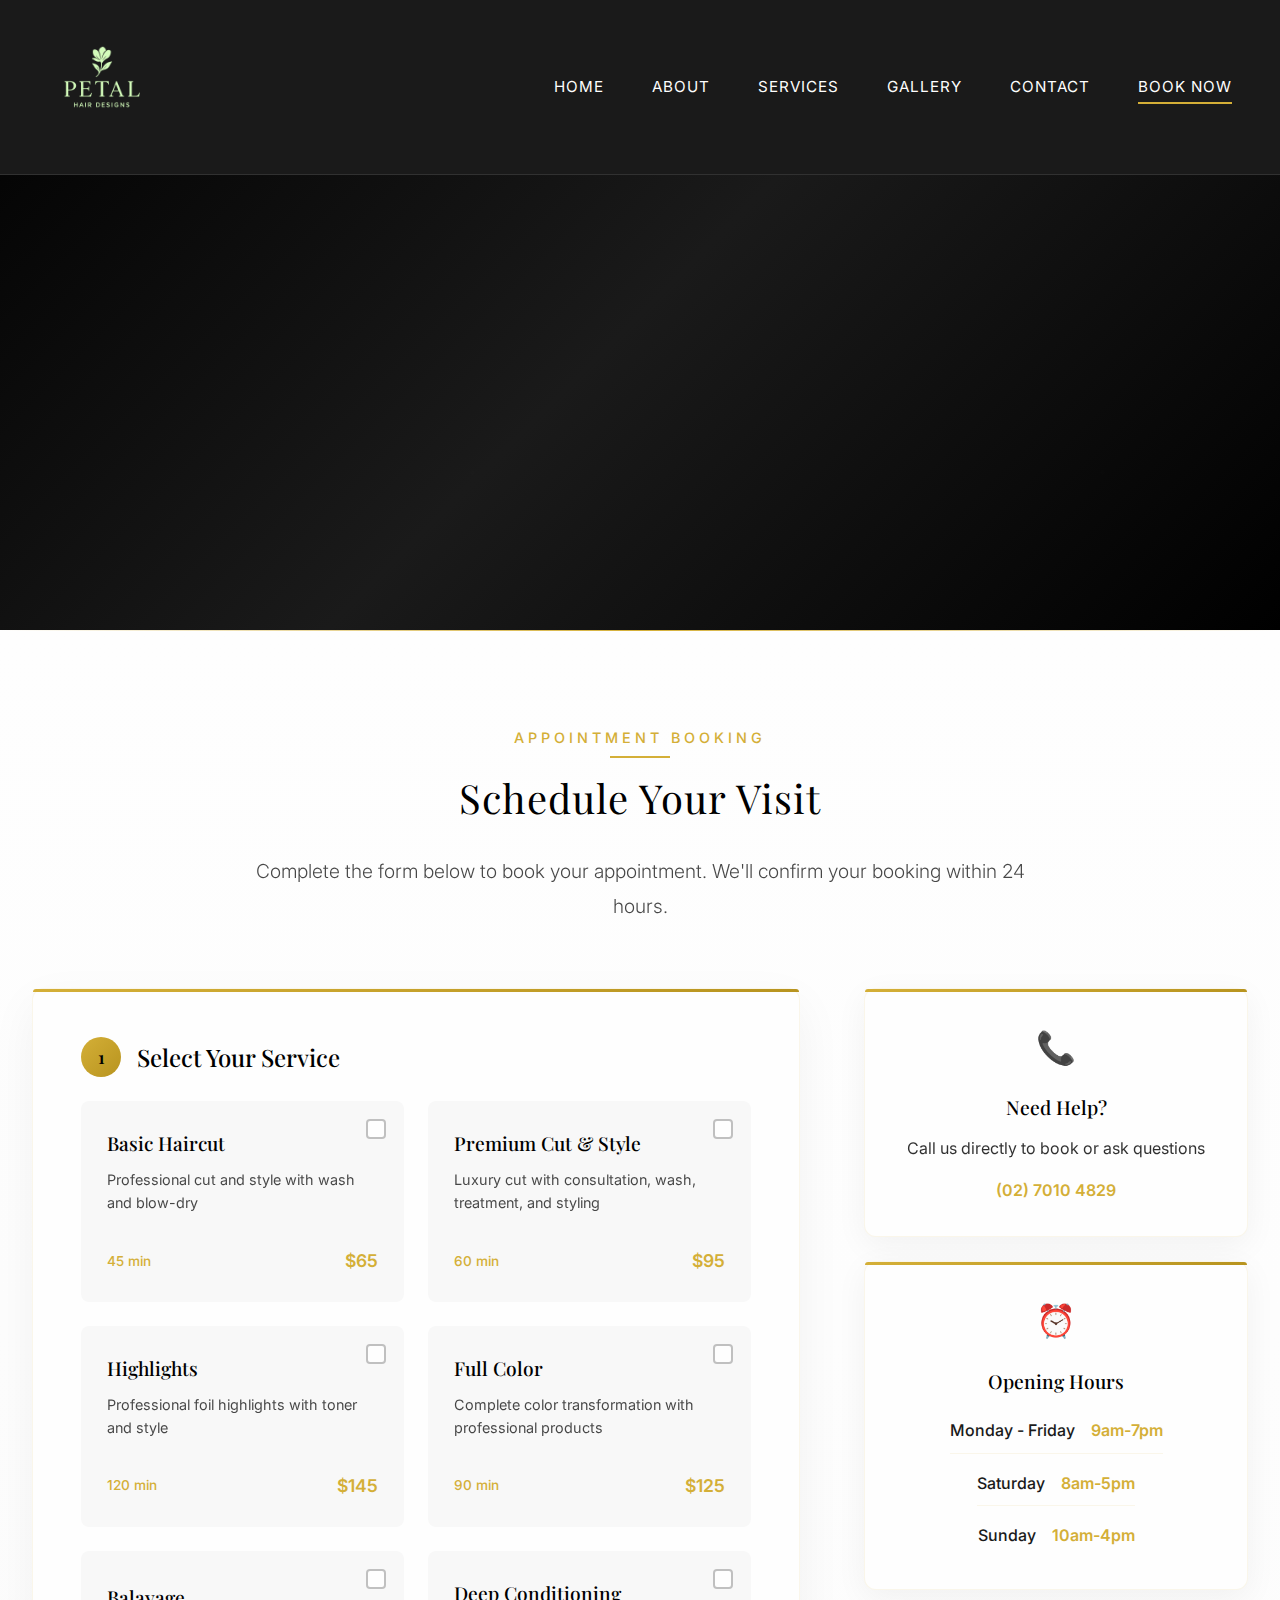
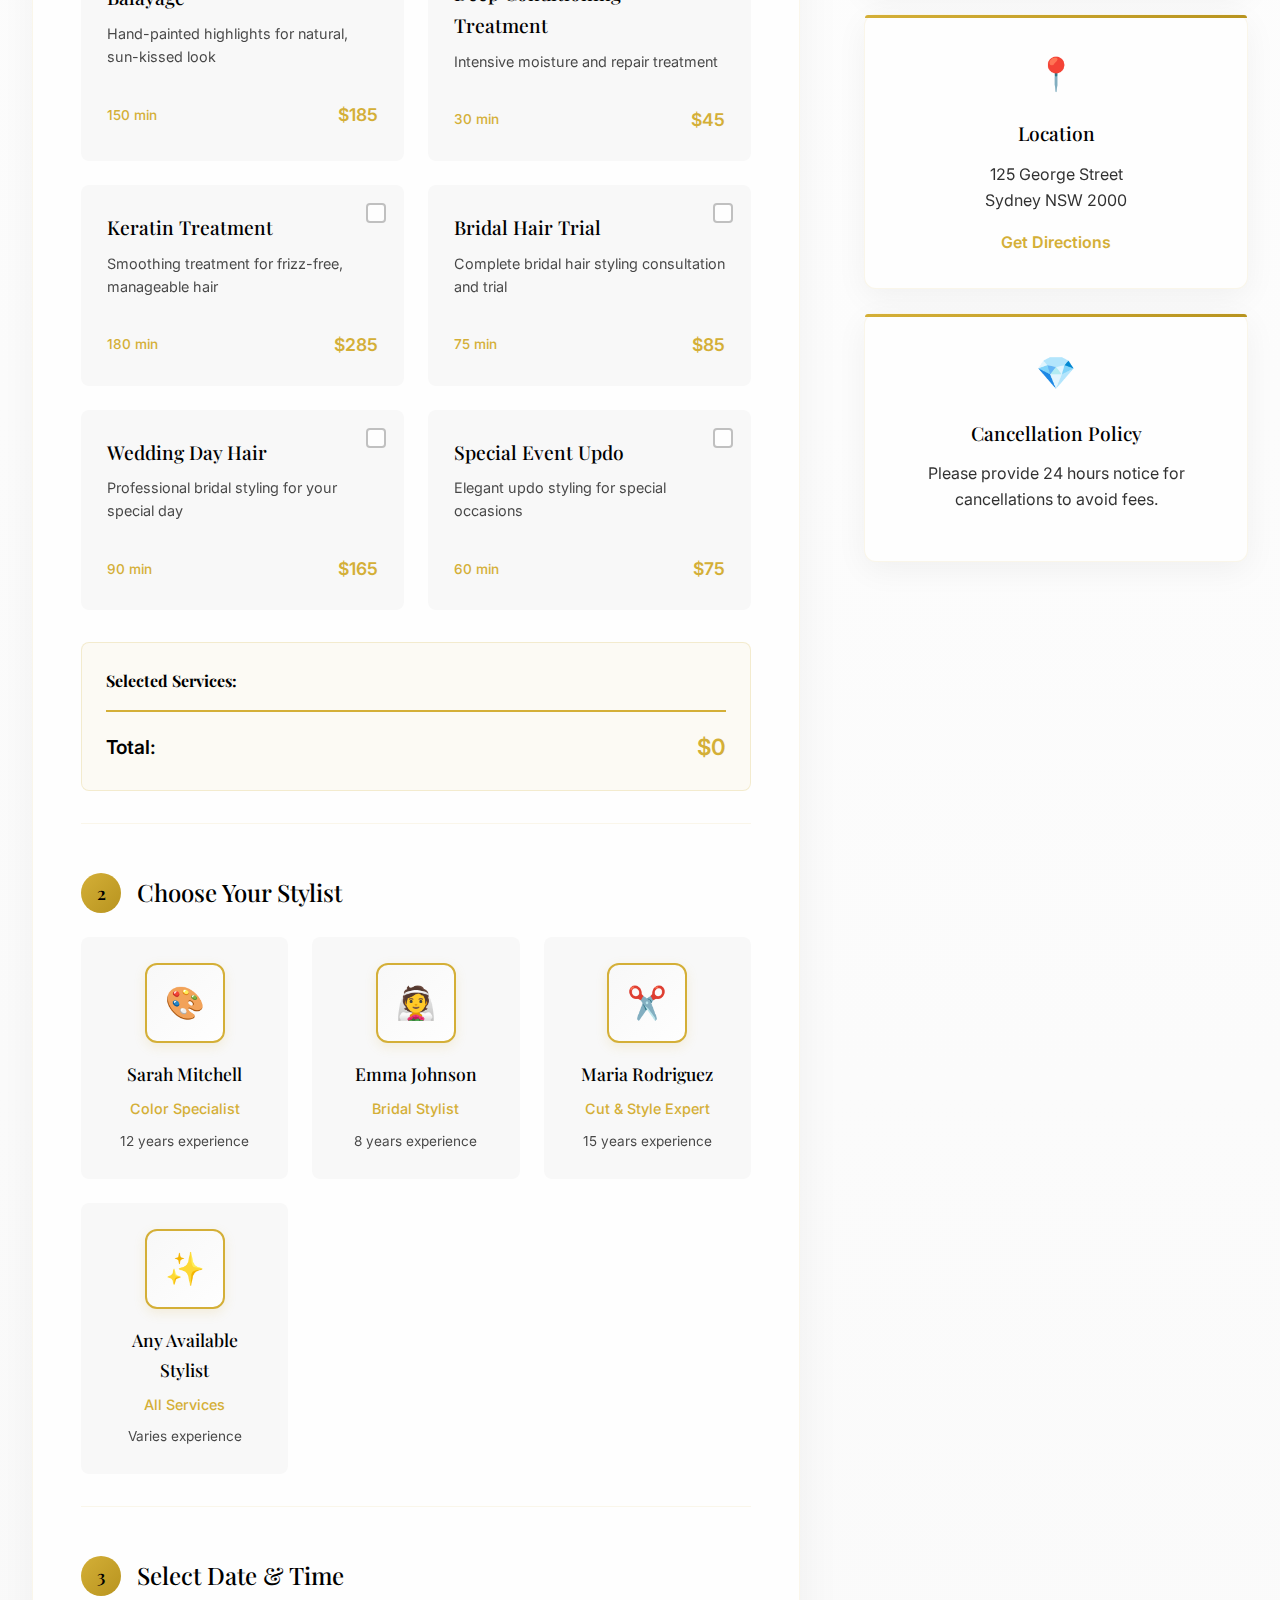
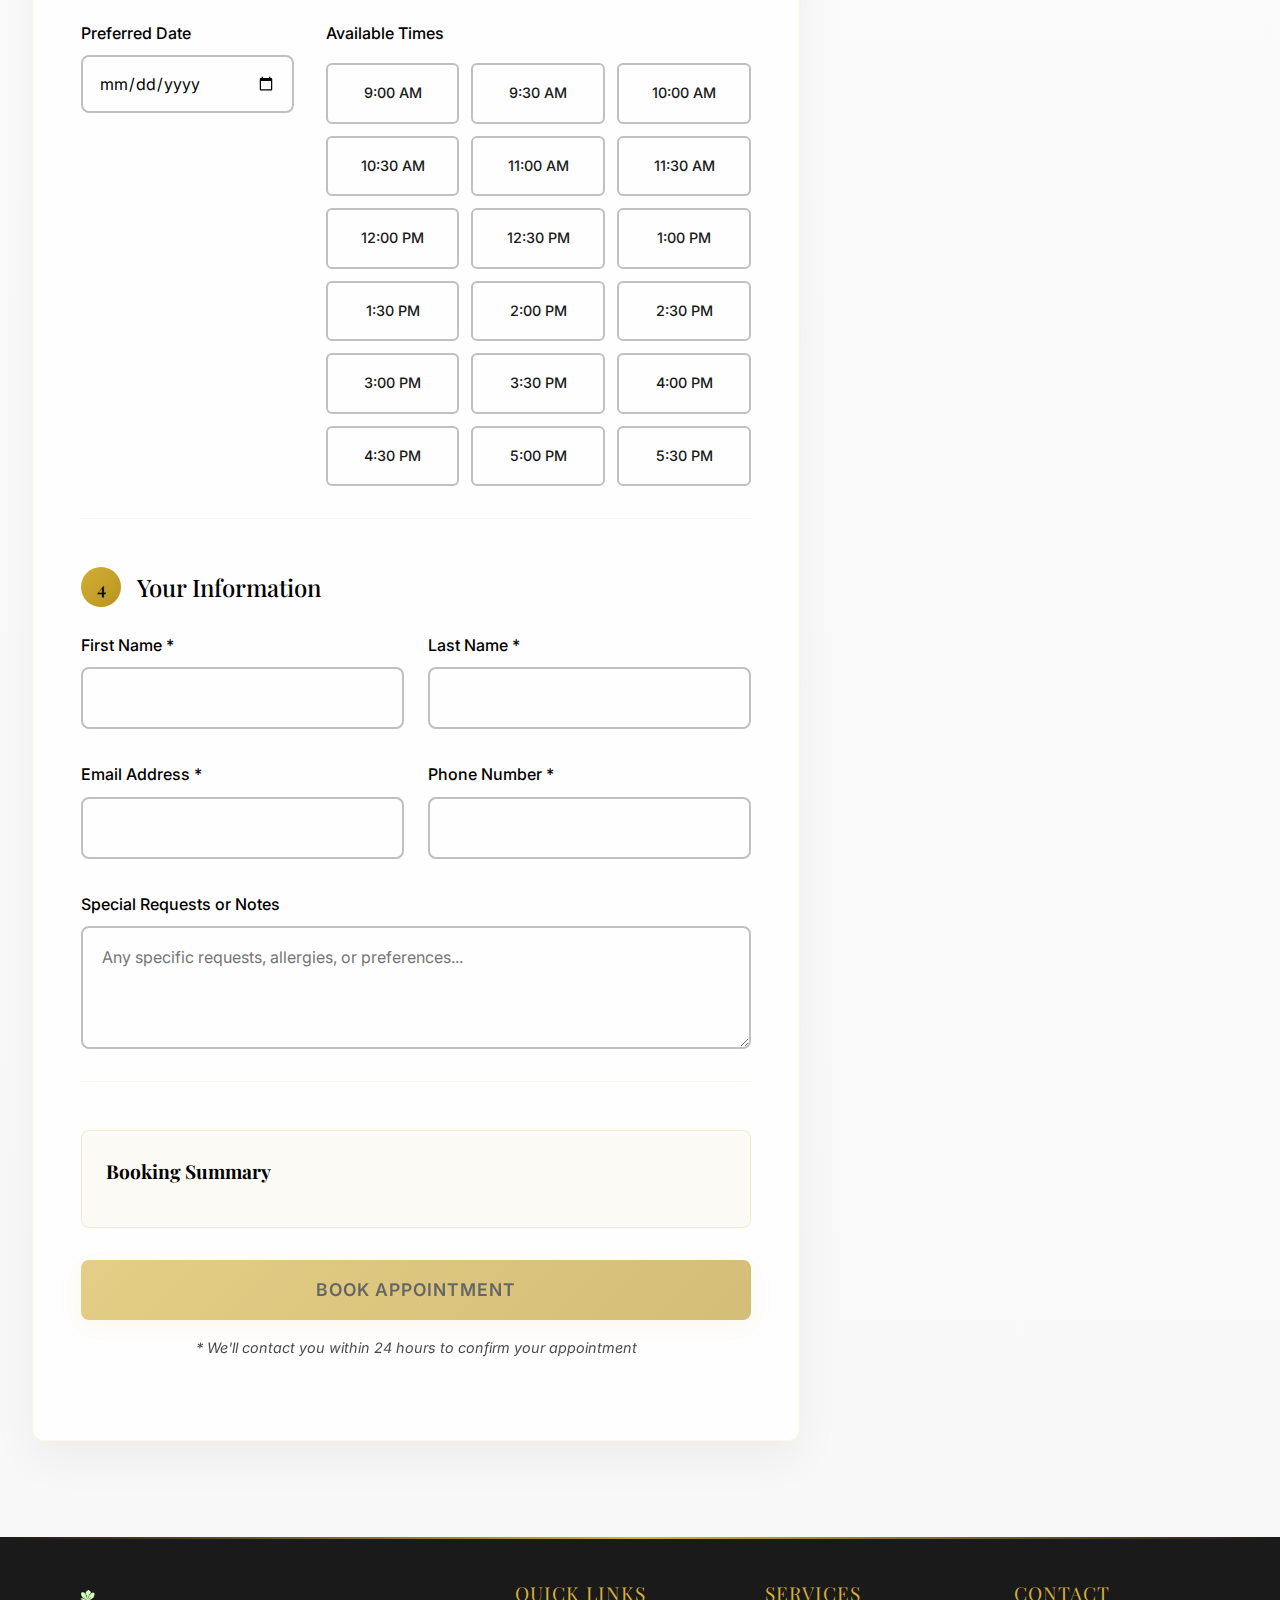
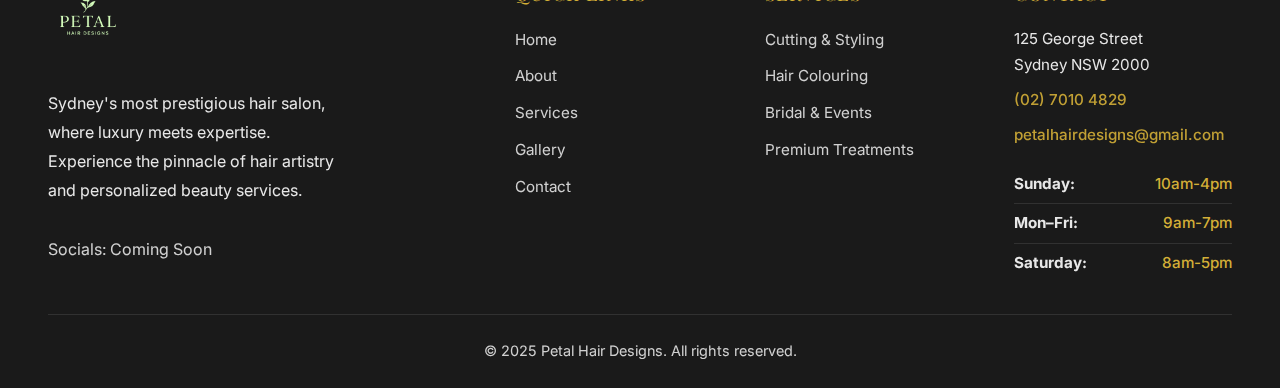
<file: book-now.html>
<!DOCTYPE html>
<html lang="en">
  <head>
    <meta charset="UTF-8" />
    <meta
      name="viewport"
      content="width=device-width, initial-scale=1.0, maximum-scale=5.0, user-scalable=yes"
    />
    <title>Book Now - Petal Hair Designs | Luxury Hair Salon Sydney</title>

    <!-- Mobile status bar styling -->
    <meta name="theme-color" content="#1a1a1a" />
    <meta
      name="apple-mobile-web-app-status-bar-style"
      content="black-translucent"
    />

    <link rel="preconnect" href="https://fonts.googleapis.com" />
    <link rel="preconnect" href="https://fonts.gstatic.com" crossorigin />
    <link
      href="https://fonts.googleapis.com/css2?family=Playfair+Display:wght@300;400;500;600;700&family=Inter:wght@300;400;500;600&display=swap"
      rel="stylesheet"
    />
    <link rel="stylesheet" href="booking-styles.css" />
    <link
      rel="preload"
      as="image"
      href="Photos/Logo (2).png"
      fetchpriority="high"
    />
    <style>
      :root {
        --primary-black: #000000;
        --luxury-gold: #d4af37;
        --soft-white: #fefefe;
        --pearl-white: #f8f8f8;
        --charcoal: #1a1a1a;
        --silver: #c0c0c0;
        --shadow-light: rgba(0, 0, 0, 0.05);
        --shadow-medium: rgba(0, 0, 0, 0.15);
        --shadow-heavy: rgba(0, 0, 0, 0.25);
      }

      html {
        scroll-behavior: smooth;
      }

      body {
        font-family: "Inter", sans-serif;
        line-height: 1.7;
        color: var(--charcoal);
        background: var(--soft-white);
        overflow-x: hidden;
      }

      /* Hero Styles */
      .hero {
        height: 70svh;
        min-height: 480px;
        position: relative;
        display: flex;
        align-items: center;
        justify-content: center;
        overflow: hidden;
        background: linear-gradient(
          135deg,
          var(--primary-black) 0%,
          var(--charcoal) 50%,
          var(--primary-black) 100%
        );
      }

      .hero-content {
        text-align: center;
        color: var(--soft-white);
        z-index: 2;
        max-width: 800px;
        padding: 0 2rem;
      }

      .hero-subtitle {
        font-size: 0.9rem;
        letter-spacing: 3px;
        text-transform: uppercase;
        color: var(--luxury-gold);
        margin-bottom: 2rem;
        font-weight: 500;
      }

      .hero h1 {
        font-family: "Playfair Display", serif;
        font-size: clamp(2.5rem, 6vw, 4rem);
        font-weight: 400;
        margin-bottom: 2rem;
        line-height: 1.2;
      }

      .hero-description {
        font-size: 1.2rem;
        line-height: 1.7;
        opacity: 0.9;
        margin-bottom: 3rem;
        max-width: 600px;
        margin-left: auto;
        margin-right: auto;
      }

      /* Basic container styles */
      .container {
        max-width: 1400px;
        margin: 0 auto;
        padding: 0 2rem;
      }

      /* Import header styles directly from working page */
      header {
        position: fixed;
        top: 0;
        width: 100%;
        z-index: 1000;
        background: #1a1a1a;
        border-bottom: 1px solid rgba(255, 255, 255, 0.1);
        transition: all 0.3s cubic-bezier(0.4, 0, 0.2, 1);
      }

      .header-container {
        max-width: 1400px;
        margin: 0 auto;
        display: flex;
        justify-content: space-between;
        align-items: center;
        padding: 1.8rem 3rem;
      }

      .logo {
        display: flex;
        align-items: center;
        position: relative;
      }

      .logo img {
        height: 108px;
        width: auto;
        filter: brightness(0) invert(1) sepia(1) saturate(5) hue-rotate(35deg);
        transition: all 0.3s cubic-bezier(0.4, 0, 0.2, 1);
      }

      .logo:hover img {
        filter: brightness(0) invert(1) sepia(1) saturate(5) hue-rotate(35deg)
          brightness(1.1);
      }

      nav ul {
        display: flex;
        list-style: none;
        gap: 3rem;
        align-items: center;
      }

      nav a {
        color: var(--soft-white);
        text-decoration: none;
        font-weight: 400;
        font-size: 0.95rem !important;
        letter-spacing: 1px;
        text-transform: uppercase;
        position: relative;
        transition: all 0.4s cubic-bezier(0.4, 0, 0.2, 1);
      }

      nav a::before {
        content: "";
        position: absolute;
        bottom: -8px;
        left: 50%;
        width: 0;
        height: 2px;
        background: var(--luxury-gold);
        transition: all 0.4s cubic-bezier(0.4, 0, 0.2, 1);
        transform: translateX(-50%);
      }

      nav a:hover::before,
      nav a.active::before {
        width: 100%;
      }

      nav a:hover {
        color: var(--luxury-gold);
      }

      .mobile-menu {
        display: none;
        flex-direction: column;
        cursor: pointer;
        padding: 5px;
        background: transparent;
        border: 0;
      }

      .mobile-menu span {
        width: 28px;
        height: 2px;
        background: var(--soft-white);
        margin: 4px 0;
        transition: all 0.3s cubic-bezier(0.4, 0, 0.2, 1);
        border-radius: 2px;
      }

      /* Desktop Navigation Font Size Consistency */
      @media (min-width: 769px) {
        nav a {
          font-size: 0.95rem !important;
        }
      }

      @media (max-width: 768px) {
        .header-container {
          padding: 1rem 2rem;
        }

        .logo img {
          height: 70px;
          margin-top: 8px;
        }
        .hero {
          padding-top: 120px;
          height: 100vh;
          min-height: 100vh;
          background-attachment: scroll;
          background-size: cover;
          background-position: center;
          background-repeat: no-repeat;
          display: flex;
          align-items: center;
          justify-content: center;
        }

        .hero-content {
          padding: 1rem 2rem;
          max-width: 100%;
          gap: 1rem;
          text-align: center;
          display: flex;
          flex-direction: column;
          align-items: center;
          justify-content: center;
          height: 100%;
          transform: translateY(-60px);
        }

        .hero-subtitle {
          font-size: 0.8rem;
          letter-spacing: 2px;
          margin-bottom: 0.5rem;
        }

        .hero h1 {
          font-size: clamp(2rem, 7vw, 3.2rem);
          letter-spacing: 1px;
          line-height: 1.1;
          margin-bottom: 1rem;
          text-align: center;
        }

        .hero-description {
          font-size: 0.95rem;
          line-height: 1.5;
          margin-bottom: 1.5rem;
          text-align: center;
          max-width: 90%;
        }

        /* Speed up LCP on mobile by removing hero animations and making content visible immediately */
        .hero-content,
        .hero-subtitle,
        .hero h1,
        .hero-description,
        .cta-buttons {
          animation: none !important;
          opacity: 1 !important;
          transform: none !important;
        }

        .cta-buttons {
          flex-direction: column;
          gap: 1rem;
          width: 100%;
          max-width: 280px;
          align-items: center;
        }

        .cta-button {
          width: 100%;
          padding: 1rem 2rem;
          font-size: 0.95rem;
          text-align: center;
        }

        /* Reduce paint work on mobile: remove heavy shadows/filters in the hero */
        .hero h1 {
          text-shadow: none !important;
        }
        .cta-primary,
        .cta-secondary,
        .about-cta {
          box-shadow: none !important;
        }
        nav a {
          transition: none !important;
        }

        nav ul {
          display: none;
          position: fixed;
          top: 100px;
          left: 0;
          right: 0;
          width: 100vw;
          background: #1a1a1a;
          flex-direction: column;
          gap: 0;
          padding: 1rem 0;
          z-index: 999;
          border-top: 1px solid rgba(255, 255, 255, 0.1);
          box-shadow: 0 4px 20px rgba(0, 0, 0, 0.3);
          margin: 0;
          max-height: calc(100vh - 100px);
          overflow-y: auto;
          -webkit-overflow-scrolling: touch;
        }

        nav ul.active {
          display: flex;
        }

        /* Reorder navigation for mobile - Book Now first */
        nav ul li:nth-child(1) {
          order: 2;
        } /* Home */
        nav ul li:nth-child(2) {
          order: 3;
        } /* About */
        nav ul li:nth-child(3) {
          order: 4;
        } /* Services */
        nav ul li:nth-child(4) {
          order: 5;
        } /* Gallery */
        nav ul li:nth-child(5) {
          order: 6;
        } /* Contact */
        nav ul li:nth-child(6) {
          order: 1;
        } /* Book Now - first */

        .mobile-menu {
          display: flex;
        }

        /* Ensure mobile navigation links display like Book Now */
        nav ul li a {
          display: block;
          padding: 1rem 2rem;
          text-align: center;
          border-bottom: 1px solid rgba(255, 255, 255, 0.05);
          width: 100%;
          box-sizing: border-box;
        }

        nav ul li:last-child a {
          border-bottom: none;
        }
        /* Align hover highlight with separator lines */
        nav a::before {
          display: none;
        }
        nav ul li a {
          transition: border-color 0.3s ease, border-bottom-width 0.2s ease;
        }
        nav ul li a:hover,
        nav ul li a:focus,
        nav ul li a.active {
          border-bottom-color: var(--luxury-gold);
          border-bottom-width: 2px;
        }
        nav ul li:last-child a {
          border-bottom: none !important;
        }
      }

      /* Scroll to Top Button - Mobile Only, Small Circle Design */
      .scroll-to-top {
        position: fixed;
        bottom: 20px;
        right: 20px;
        width: 40px;
        height: 40px;
        background: rgba(26, 26, 26, 0.9);
        color: var(--luxury-gold);
        border: 1px solid rgba(212, 175, 55, 0.3);
        border-radius: 50%;
        cursor: pointer;
        font-size: 0.9rem;
        font-weight: 600;
        display: none;
        align-items: center;
        justify-content: center;
        box-shadow: 0 3px 12px rgba(0, 0, 0, 0.15);
        backdrop-filter: blur(10px);
        -webkit-backdrop-filter: blur(10px);
        transition: all 0.3s cubic-bezier(0.4, 0, 0.2, 1);
        z-index: 1000;
        opacity: 0;
        visibility: hidden;
        transform: translateY(10px) scale(0.9);
      }

      .scroll-to-top.visible {
        opacity: 1;
        visibility: visible;
        transform: translateY(0) scale(1);
      }

      .scroll-to-top:hover {
        background: rgba(212, 175, 55, 0.9);
        color: var(--primary-black);
        border-color: var(--luxury-gold);
        transform: translateY(-2px) scale(1.05);
        box-shadow: 0 6px 20px rgba(212, 175, 55, 0.3);
      }

      .scroll-to-top:active {
        transform: translateY(0) scale(0.95);
      }

      /* Show only on mobile devices */
      @media (max-width: 768px) {
        .scroll-to-top {
          display: flex;
        }
      }
    </style>

    <style>
      /* Style for simple "Coming Soon" placeholder in footer */
      .footer-social .coming-soon {
        color: var(--soft-white);
        opacity: 0.8;
      }
    </style>
  </head>
  <body>
    <header>
      <div class="header-container">
        <div class="logo">
          <a href="index.html">
            <img
              src="Photos/Logo (2).png"
              alt="Petal Hair Designs"
              width="160"
              height="80"
              fetchpriority="high"
              decoding="sync"
              loading="eager"
            />
          </a>
        </div>
        <nav>
          <ul id="nav-menu">
            <li><a href="index.html">Home</a></li>
            <li><a href="about.html">About</a></li>
            <li><a href="services.html">Services</a></li>
            <li><a href="gallery.html">Gallery</a></li>
            <li><a href="contact.html">Contact</a></li>
            <li><a href="book-now.html" class="active">Book Now</a></li>
          </ul>
          <button
            class="mobile-menu"
            type="button"
            aria-label="Toggle navigation"
            aria-controls="nav-menu"
            aria-expanded="false"
            onclick="toggleMenu()"
          >
            <span></span>
            <span></span>
            <span></span>
          </button>
        </nav>
      </div>
    </header>

    <section class="hero hero-page">
      <div class="hero-content">
        <div class="hero-subtitle">Luxury Appointment</div>
        <h1>Book Your Experience</h1>
        <p class="hero-description">
          Reserve your appointment for an exceptional hair design experience.
          Our expert stylists are ready to create your perfect look.
        </p>
      </div>
    </section>

    <section class="booking-section">
      <div class="booking-container">
        <div class="booking-header">
          <div class="booking-subtitle">Appointment Booking</div>
          <h2 class="booking-title">Schedule Your Visit</h2>
          <p class="booking-description">
            Complete the form below to book your appointment. We'll confirm your
            booking within 24 hours.
          </p>
        </div>

        <div class="booking-content">
          <div class="booking-form-container">
            <form
              id="bookingForm"
              class="booking-form"
              novalidate
              role="form"
              aria-label="Appointment booking form"
            >
              <!-- Service Selection Section -->
              <div class="form-section">
                <h3 class="section-title">
                  <span class="section-number" aria-hidden="true">1</span>
                  Select Your Service
                </h3>
                <div
                  class="service-selection"
                  role="group"
                  aria-labelledby="service-selection-title"
                  aria-required="true"
                >
                  <!-- Service options will be populated by JavaScript -->
                </div>
                <div class="selected-services">
                  <h4>Selected Services:</h4>
                  <div class="service-list"></div>
                  <div class="total-price">
                    <span class="price-label">Total:</span>
                    <span class="price-amount">$0</span>
                  </div>
                </div>
              </div>

              <!-- Staff Selection Section -->
              <div class="form-section">
                <h3 class="section-title">
                  <span class="section-number" aria-hidden="true">2</span>
                  Choose Your Stylist
                </h3>
                <div
                  class="staff-selection"
                  role="radiogroup"
                  aria-labelledby="staff-selection-title"
                  aria-required="true"
                >
                  <!-- Staff options will be populated by JavaScript -->
                </div>
              </div>

              <!-- Date & Time Selection Section -->
              <div class="form-section">
                <h3 class="section-title">
                  <span class="section-number" aria-hidden="true">3</span>
                  Select Date & Time
                </h3>
                <div class="datetime-selection">
                  <div class="date-picker-container">
                    <label for="appointmentDate">Preferred Date</label>
                    <input
                      type="date"
                      id="appointmentDate"
                      name="appointmentDate"
                      required
                      aria-describedby="date-help"
                    />
                    <div id="date-help" class="sr-only">
                      Select your preferred appointment date. Dates are
                      available from tomorrow onwards.
                    </div>
                  </div>
                  <div class="time-slots">
                    <label id="time-slots-label">Available Times</label>
                    <div
                      class="time-grid"
                      role="radiogroup"
                      aria-labelledby="time-slots-label"
                      aria-required="true"
                    >
                      <!-- Time slots will be populated by JavaScript -->
                    </div>
                  </div>
                </div>
              </div>

              <!-- Customer Information Section -->
              <div class="form-section">
                <h3 class="section-title">
                  <span class="section-number">4</span>
                  Your Information
                </h3>
                <div class="customer-info">
                  <div class="form-row">
                    <div class="form-group">
                      <label for="firstName">First Name *</label>
                      <input
                        type="text"
                        id="firstName"
                        name="firstName"
                        required
                      />
                      <span class="error-message"></span>
                    </div>
                    <div class="form-group">
                      <label for="lastName">Last Name *</label>
                      <input
                        type="text"
                        id="lastName"
                        name="lastName"
                        required
                      />
                      <span class="error-message"></span>
                    </div>
                  </div>
                  <div class="form-row">
                    <div class="form-group">
                      <label for="email">Email Address *</label>
                      <input type="email" id="email" name="email" required />
                      <span class="error-message"></span>
                    </div>
                    <div class="form-group">
                      <label for="phone">Phone Number *</label>
                      <input type="tel" id="phone" name="phone" required />
                      <span class="error-message"></span>
                    </div>
                  </div>
                  <div class="form-group">
                    <label for="specialRequests"
                      >Special Requests or Notes</label
                    >
                    <textarea
                      id="specialRequests"
                      name="specialRequests"
                      rows="4"
                      placeholder="Any specific requests, allergies, or preferences..."
                    ></textarea>
                  </div>
                </div>
              </div>

              <!-- Submit Section -->
              <div class="form-section">
                <div class="booking-summary">
                  <h4>Booking Summary</h4>
                  <div class="summary-details" aria-live="polite">
                    <!-- Summary will be populated by JavaScript -->
                  </div>
                </div>
                <button type="submit" class="submit-btn" disabled>
                  <span class="btn-text">Book Appointment</span>
                  <span class="btn-loader"></span>
                </button>
                <p class="booking-note">
                  * We'll contact you within 24 hours to confirm your
                  appointment
                </p>
              </div>
            </form>
          </div>

          <!-- Booking Information Sidebar -->
          <div class="booking-info">
            <div class="info-card">
              <div class="info-icon">📞</div>
              <h4>Need Help?</h4>
              <p>Call us directly to book or ask questions</p>
              <a href="tel:0270104829" class="info-link">(02) 7010 4829</a>
            </div>

            <div class="info-card">
              <div class="info-icon">⏰</div>
              <h4>Opening Hours</h4>
              <div class="hours-list">
                <div class="hours-item">
                  <span>Monday - Friday</span>
                  <span>9am-7pm</span>
                </div>
                <div class="hours-item">
                  <span>Saturday</span>
                  <span>8am-5pm</span>
                </div>
                <div class="hours-item">
                  <span>Sunday</span>
                  <span>10am-4pm</span>
                </div>
              </div>
            </div>

            <div class="info-card">
              <div class="info-icon">📍</div>
              <h4>Location</h4>
              <p>125 George Street<br />Sydney NSW 2000</p>
              <a href="#" class="info-link">Get Directions</a>
            </div>

            <div class="info-card">
              <div class="info-icon">💎</div>
              <h4>Cancellation Policy</h4>
              <p>
                Please provide 24 hours notice for cancellations to avoid fees.
              </p>
            </div>
          </div>
        </div>
      </div>
    </section>

    <!-- Success Modal -->
    <div id="successModal" class="modal">
      <div class="modal-content">
        <div class="modal-header">
          <div class="success-icon">✓</div>
          <h3>Booking Request Sent!</h3>
        </div>
        <div class="modal-body">
          <p>
            Thank you for choosing Petal Hair Designs. We've received your
            booking request and will contact you within 24 hours to confirm your
            appointment.
          </p>
          <div class="booking-reference">
            <strong>Reference: <span id="bookingRef"></span></strong>
          </div>
        </div>
        <div class="modal-footer">
          <button class="modal-btn" onclick="closeSuccessModal()">Close</button>
        </div>
      </div>
    </div>

    <footer>
      <div class="footer-content">
        <div class="footer-grid">
          <!-- Brand Section -->
          <div class="footer-brand">
            <div class="footer-logo">
              <a href="index.html">
                <img
                  src="Photos/Logo (2).png"
                  alt="Petal Hair Designs"
                  width="160"
                  height="80"
                  loading="lazy"
                  decoding="async"
                />
              </a>
            </div>
            <p class="footer-description">
              Sydney's most prestigious hair salon, where luxury meets
              expertise. Experience the pinnacle of hair artistry and
              personalized beauty services.
            </p>
            <div class="footer-social">
              <span class="coming-soon">Socials: Coming Soon</span>
            </div>
          </div>

          <!-- Quick Links -->
          <div class="footer-section">
            <h3>Quick Links</h3>
            <ul class="footer-links">
              <li><a href="index.html">Home</a></li>
              <li><a href="about.html">About</a></li>
              <li><a href="services.html">Services</a></li>
              <li><a href="gallery.html">Gallery</a></li>
              <li><a href="contact.html">Contact</a></li>
            </ul>
          </div>

          <!-- Services -->
          <div class="footer-section">
            <h3>Services</h3>
            <ul class="footer-links">
              <li><a href="services.html">Cutting &amp; Styling</a></li>
              <li><a href="services.html">Hair Colouring</a></li>
              <li><a href="services.html">Bridal &amp; Events</a></li>
              <li><a href="services.html">Premium Treatments</a></li>
            </ul>
          </div>

          <!-- Contact Info -->
          <div class="footer-section">
            <h3>Contact</h3>
            <div class="footer-contact">
              <p>125 George Street<br />Sydney NSW 2000</p>
              <p><a href="tel:0270104829">(02) 7010 4829</a></p>
              <p>
                <a href="mailto:petalhairdesigns@gmail.com"
                  >petalhairdesigns@gmail.com</a
                >
              </p>
              <div class="opening-hours">
                <div class="hours-row">
                  <span class="day"><strong>Sunday:</strong></span>
                  <span class="time">10am-4pm</span>
                </div>
                <div class="hours-row">
                  <span class="day"><strong>Mon–Fri:</strong></span>
                  <span class="time">9am-7pm</span>
                </div>
                <div class="hours-row">
                  <span class="day"><strong>Saturday:</strong></span>
                  <span class="time">8am-5pm</span>
                </div>
              </div>
            </div>
          </div>
        </div>

        <div class="footer-bottom">
          <div class="footer-copyright">
            © 2025 Petal Hair Designs. All rights reserved.
          </div>
        </div>
      </div>
    </footer>

    <script>
      function toggleMenu() {
        const navMenu = document.getElementById("nav-menu");
        const menuButton = document.querySelector(".mobile-menu");
        const isActive = navMenu.classList.toggle("active");
        if (menuButton) {
          menuButton.setAttribute("aria-expanded", isActive ? "true" : "false");
        }
      }

      // Enhanced scroll effects
      window.addEventListener("scroll", function () {
        const header = document.querySelector("header");
        if (window.scrollY > 100) {
          header.style.background = "rgba(26,26,26,0.98)";
        } else {
          header.style.background = "rgba(26,26,26,0.95)";
        }
      });

      // Intersection Observer for animations
      const observerOptions = {
        threshold: 0.1,
        rootMargin: "0px 0px -50px 0px",
      };

      const observer = new IntersectionObserver(function (entries) {
        entries.forEach((entry) => {
          if (entry.isIntersecting) {
            entry.target.style.opacity = "1";
            entry.target.style.transform = "translateY(0)";
          }
        });
      }, observerOptions);

      // Observe cards for animation
      const cards = document.querySelectorAll(".luxury-card");
      cards.forEach((card) => {
        card.style.opacity = "0";
        card.style.transform = "translateY(30px)";
        card.style.transition = "all 0.8s cubic-bezier(0.4, 0, 0.2, 1)";
        observer.observe(card);
      });
    </script>
    <script src="booking.js"></script>

    <!-- Scroll to Top Button -->
    <button id="scrollToTop" class="scroll-to-top" aria-label="Scroll to top">
      <span>↑</span>
    </button>

    <script>
      // Scroll to top button functionality
      const scrollBtn = document.getElementById("scrollToTop");

      function toggleScrollButton() {
        if (window.scrollY > 100) {
          scrollBtn.classList.add("visible");
        } else {
          scrollBtn.classList.remove("visible");
        }
      }

      scrollBtn.addEventListener("click", () => {
        window.scrollTo({ top: 0, behavior: "smooth" });
      });

      window.addEventListener("scroll", toggleScrollButton, { passive: true });
      document.addEventListener("DOMContentLoaded", toggleScrollButton);

      // UNIVERSAL INSTANT LOADING - FORCE ALL IMAGES TO LOAD IMMEDIATELY
      (function forceInstantImageLoading() {
        function makeAllImagesInstant() {
          const allImages = document.querySelectorAll("img");

          allImages.forEach((img) => {
            img.loading = "eager";
            img.fetchPriority = "high";
            img.decoding = "sync";

            img.removeAttribute("loading");
            img.setAttribute("loading", "eager");
            img.setAttribute("fetchpriority", "high");
            img.setAttribute("decoding", "sync");

            img.classList.remove("lazy");

            if (img.dataset.src && !img.src) {
              img.src = img.dataset.src;
            }
          });
        }

        makeAllImagesInstant();
        if (document.readyState === "loading") {
          document.addEventListener("DOMContentLoaded", makeAllImagesInstant);
        }
        setTimeout(makeAllImagesInstant, 100);
        setTimeout(makeAllImagesInstant, 500);
      })();
    </script>
  </body>
</html>
</file>
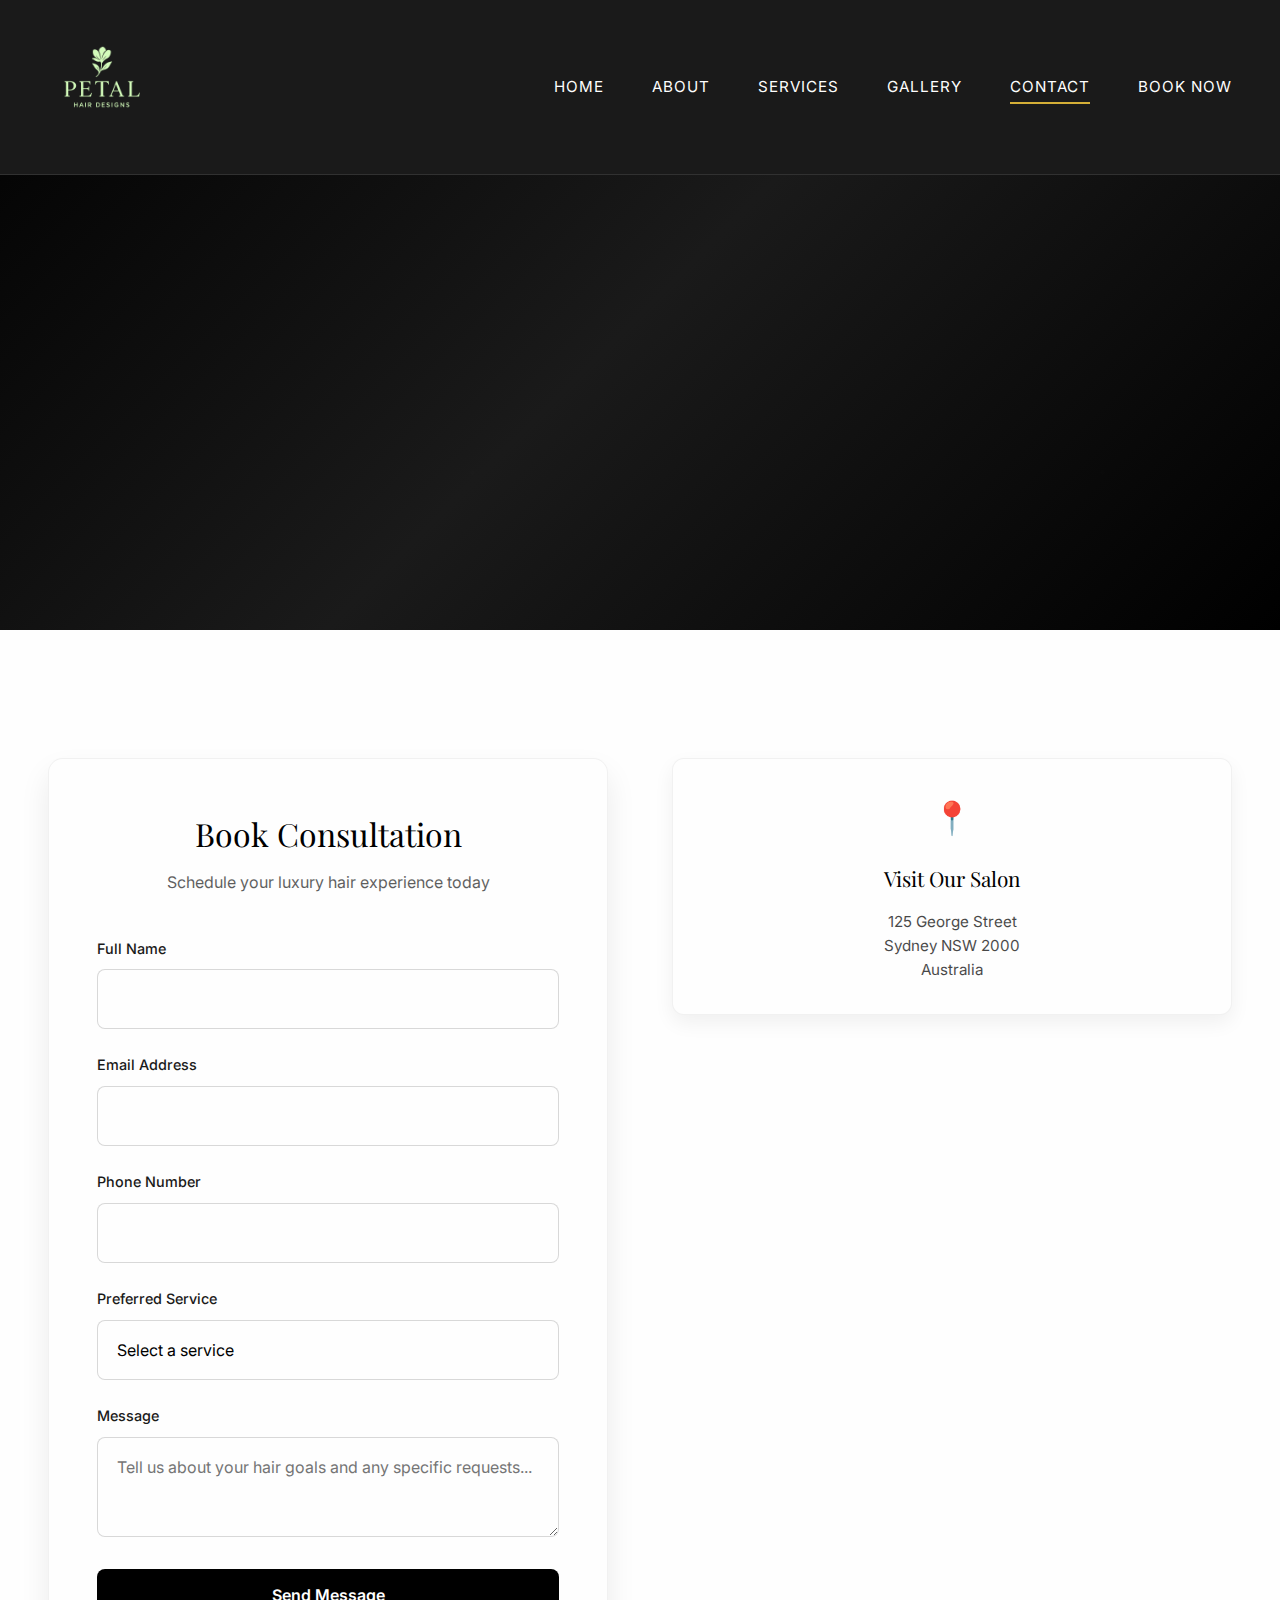
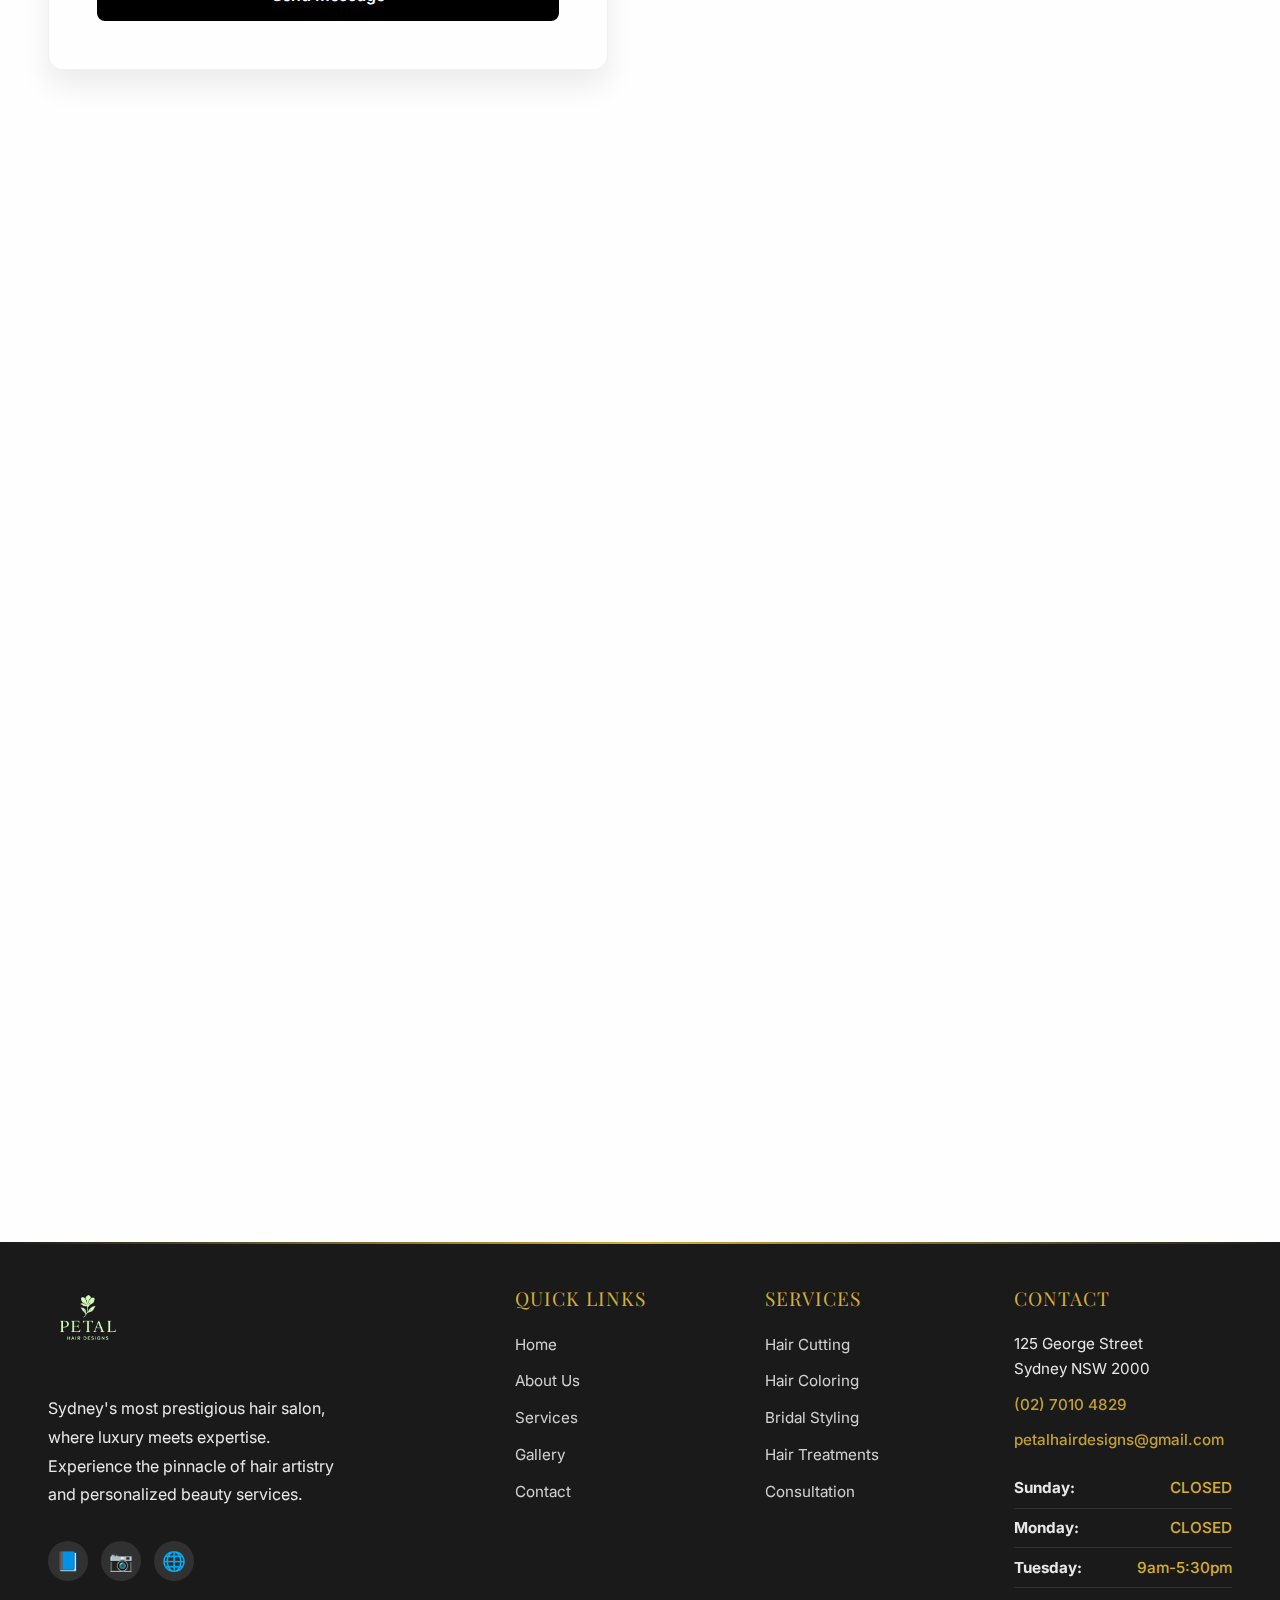
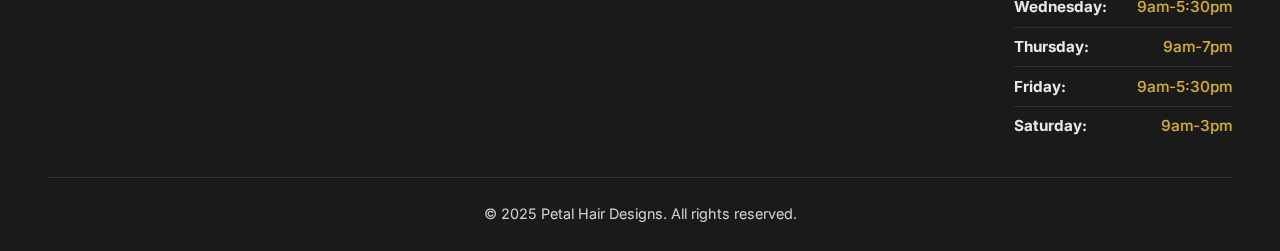
<file: contact.html>
<!DOCTYPE html>
<html lang="en">
  <head>
    <meta charset="UTF-8" />
    <meta
      name="viewport"
      content="width=device-width, initial-scale=1.0, maximum-scale=5.0, user-scalable=yes"
    />
    <title>Contact - Petal Hair Designs | Luxury Hair Salon Sydney</title>

    <!-- Mobile status bar styling -->
    <meta name="theme-color" content="#1a1a1a" />
    <meta
      name="apple-mobile-web-app-status-bar-style"
      content="black-translucent"
    />

    <link rel="preconnect" href="https://fonts.googleapis.com" />
    <link rel="preconnect" href="https://fonts.gstatic.com" crossorigin />
    <!-- Load web fonts only on tablet/desktop to maximize mobile speed -->
    <link
      href="https://fonts.googleapis.com/css2?family=Playfair+Display:wght@300;500&family=Inter:wght@400;600&display=swap"
      rel="stylesheet"
      media="(min-width: 769px)"
    />
    <link
      rel="preload"
      as="image"
      href="Photos/Logo (2).png"
      fetchpriority="high"
    />
    <style>
      :root {
        --primary-black: #000000;
        --luxury-gold: #d4af37;
        --soft-white: #fefefe;
        --pearl-white: #f8f8f8;
        --charcoal: #1a1a1a;
        --silver: #c0c0c0;
        --shadow-light: rgba(0, 0, 0, 0.05);
        --shadow-medium: rgba(0, 0, 0, 0.15);
        --shadow-heavy: rgba(0, 0, 0, 0.25);
      }

      * {
        margin: 0;
        padding: 0;
        box-sizing: border-box;
      }

      html {
        scroll-behavior: smooth;
      }

      body {
        font-family: "Inter", sans-serif;
        line-height: 1.7;
        color: var(--charcoal);
        background: var(--soft-white);
        overflow-x: hidden;
      }

      /* Ultra-Luxury Header */
      header {
        position: fixed;
        top: 0;
        width: 100%;
        z-index: 1000;
        background: #1a1a1a;
        border-bottom: 1px solid rgba(255, 255, 255, 0.1);
        transition: all 0.3s cubic-bezier(0.4, 0, 0.2, 1);
      }

      .header-container {
        max-width: 1400px;
        margin: 0 auto;
        display: flex;
        justify-content: space-between;
        align-items: center;
        padding: 1.8rem 3rem;
      }

      .logo {
        display: flex;
        align-items: center;
        position: relative;
      }

      .logo img {
        height: 108px;
        width: auto;
        filter: brightness(0) invert(1) sepia(1) saturate(5) hue-rotate(35deg);
        transition: all 0.3s cubic-bezier(0.4, 0, 0.2, 1);
      }

      .logo:hover img {
        filter: brightness(0) invert(1) sepia(1) saturate(5) hue-rotate(35deg)
          brightness(1.1);
      }

      nav ul {
        display: flex;
        list-style: none;
        gap: 3rem;
        align-items: center;
      }

      nav a {
        color: var(--soft-white);
        text-decoration: none;
        font-weight: 400;
        font-size: 0.95rem !important;
        letter-spacing: 1px;
        text-transform: uppercase;
        position: relative;
        transition: all 0.4s cubic-bezier(0.4, 0, 0.2, 1);
      }

      nav a::before {
        content: "";
        position: absolute;
        bottom: -8px;
        left: 50%;
        width: 0;
        height: 2px;
        background: var(--luxury-gold);
        transition: all 0.4s cubic-bezier(0.4, 0, 0.2, 1);
        transform: translateX(-50%);
      }

      nav a:hover::before,
      nav a.active::before {
        width: 100%;
      }

      nav a:hover {
        color: var(--luxury-gold);
      }

      .mobile-menu {
        display: none;
        flex-direction: column;
        cursor: pointer;
        padding: 5px;
        background: transparent;
        border: 0;
        align-items: center;
        justify-content: center;
      }

      .mobile-menu span {
        width: 28px;
        height: 2px;
        background: var(--soft-white);
        margin: 4px 0;
        transition: all 0.3s cubic-bezier(0.4, 0, 0.2, 1);
        border-radius: 2px;
      }

      /* Ultra-Premium Hero Section - Base */
      .hero {
        height: 100vh;
        position: relative;
        display: flex;
        align-items: center;
        justify-content: center;
        overflow: hidden;
      }

      /* Home Page Hero with Background Image */
      .hero-home {
        background: linear-gradient(
            135deg,
            rgba(0, 0, 0, 0.7) 0%,
            rgba(26, 26, 26, 0.5) 50%,
            rgba(0, 0, 0, 0.8) 100%
          ),
          url("Photos/Behind Hero.jpg");
        background-size: cover;
        background-position: center;
        background-attachment: fixed;
      }

      /* Other Pages Hero with Gradient Background */
      .hero-page {
        height: 70svh; /* Improved mobile viewport handling */
        min-height: 480px; /* Reduce excessive height on small devices */
        background: linear-gradient(
          135deg,
          var(--primary-black) 0%,
          var(--charcoal) 50%,
          var(--primary-black) 100%
        );
        /* Ensure perfect centering */
        display: flex;
        align-items: center;
        justify-content: center;
      }

      .hero::before {
        content: "";
        position: absolute;
        top: 0;
        left: 0;
        right: 0;
        bottom: 0;
        background: url('data:image/svg+xml,<svg xmlns="http://www.w3.org/2000/svg" viewBox="0 0 100 100"><defs><pattern id="grain" width="100" height="100" patternUnits="userSpaceOnUse"><circle cx="25" cy="25" r="0.5" fill="rgba(255,255,255,0.02)"/><circle cx="75" cy="75" r="0.3" fill="rgba(255,255,255,0.01)"/><circle cx="50" cy="10" r="0.4" fill="rgba(255,255,255,0.015)"/></pattern></defs><rect width="100" height="100" fill="url(%23grain)"/></svg>');
        opacity: 0.3;
        animation: grain 20s linear infinite;
      }

      @keyframes grain {
        0%,
        100% {
          transform: translate(0, 0);
        }
        10% {
          transform: translate(-5%, -10%);
        }
        20% {
          transform: translate(-15%, 5%);
        }
        30% {
          transform: translate(7%, -25%);
        }
        40% {
          transform: translate(-5%, 25%);
        }
        50% {
          transform: translate(-15%, 10%);
        }
        60% {
          transform: translate(15%, 0%);
        }
        70% {
          transform: translate(0%, 15%);
        }
        80% {
          transform: translate(3%, 35%);
        }
        90% {
          transform: translate(-10%, 10%);
        }
      }

      .hero-content {
        text-align: center;
        z-index: 2;
        max-width: 900px;
        padding: 0 2rem;
        animation: heroFadeIn 0.6s cubic-bezier(0.4, 0, 0.2, 1) forwards;
        opacity: 0;
        /* Ensure content is perfectly centered */
        width: 100%;
        display: flex;
        flex-direction: column;
        align-items: center;
        justify-content: center;
      }

      @keyframes heroFadeIn {
        0% {
          opacity: 0;
          transform: translateY(60px);
        }
        100% {
          opacity: 1;
          transform: translateY(0);
        }
      }

      .hero-subtitle {
        font-family: "Inter", sans-serif;
        font-size: 0.95rem;
        font-weight: 400;
        color: var(--luxury-gold);
        letter-spacing: 4px;
        text-transform: uppercase;
        margin-bottom: 2rem;
        opacity: 0.9;
        animation: slideInFromTop 0.5s cubic-bezier(0.4, 0, 0.2, 1) 0.1s
          forwards;
        opacity: 0;
      }

      @keyframes slideInFromTop {
        0% {
          opacity: 0;
          transform: translateY(-30px);
        }
        100% {
          opacity: 0.9;
          transform: translateY(0);
        }
      }

      .hero h1 {
        font-family: "Playfair Display", serif;
        font-size: clamp(3rem, 6vw, 5rem);
        font-weight: 300;
        color: var(--soft-white);
        letter-spacing: 3px;
        line-height: 1.1;
        margin-bottom: 2.5rem;
        text-shadow: 0 4px 20px rgba(0, 0, 0, 0.5);
        animation: slideInFromBottom 0.5s cubic-bezier(0.4, 0, 0.2, 1) 0.2s
          forwards;
        opacity: 0;
      }

      @keyframes slideInFromBottom {
        0% {
          opacity: 0;
          transform: translateY(40px);
        }
        100% {
          opacity: 1;
          transform: translateY(0);
        }
      }

      .hero-description {
        font-family: "Inter", sans-serif;
        font-size: 1.25rem;
        font-weight: 300;
        color: rgba(255, 255, 255, 0.85);
        line-height: 1.8;
        margin-bottom: 2.5rem;
        max-width: 600px;
        margin-left: auto;
        margin-right: auto;
        animation: fadeInUp 0.5s cubic-bezier(0.4, 0, 0.2, 1) 0.3s forwards;
        opacity: 0;
      }

      @keyframes fadeInUp {
        0% {
          opacity: 0;
          transform: translateY(30px);
        }
        100% {
          opacity: 0.85;
          transform: translateY(0);
        }
      }

      /* Clean Contact Section */
      .contact-section {
        padding: 8rem 0;
        background: var(--soft-white);
        position: relative;
      }

      .container {
        max-width: 1400px;
        margin: 0 auto;
        padding: 0 3rem;
        position: relative;
        z-index: 2;
      }

      .contact-grid {
        display: grid;
        grid-template-columns: 1fr 1fr;
        gap: 4rem;
        align-items: start;
        max-width: 1200px;
        margin: 0 auto;
      }

      /* Clean Map Section */
      .map-section {
        background: var(--soft-white);
        border-radius: 15px;
        overflow: hidden;
        box-shadow: 0 20px 40px rgba(0, 0, 0, 0.08);
        margin: 4rem auto;
        max-width: 1200px;
        position: relative;
      }

      .map-header {
        background: var(--primary-black);
        color: var(--soft-white);
        padding: 2rem;
        text-align: center;
      }

      .map-title {
        font-family: "Playfair Display", serif;
        font-size: 1.8rem;
        font-weight: 400;
        margin-bottom: 0.5rem;
      }

      .map-subtitle {
        font-size: 0.9rem;
        opacity: 0.8;
        color: var(--luxury-gold);
      }

      .map-container {
        position: relative;
        height: 400px;
        background: var(--pearl-white);
      }

      .interactive-map {
        width: 100%;
        height: 100%;
        border: none;
        display: block; /* show map by default */
      }

      .map-placeholder {
        width: 100%;
        height: 100%;
        display: flex;
        align-items: center;
        justify-content: center;
        color: var(--soft-white);
        background: linear-gradient(
            135deg,
            rgba(0, 0, 0, 0.6),
            rgba(26, 26, 26, 0.6)
          ),
          url("Photos/Behind Hero.jpg") center/cover no-repeat;
        cursor: pointer;
      }
      .map-placeholder button {
        background: var(--luxury-gold);
        color: #000;
        border: none;
        padding: 0.8rem 1.2rem;
        border-radius: 999px;
        font-weight: 600;
      }

      /* Allow Google Maps default controls */
      .interactive-map iframe {
        pointer-events: auto;
      }

      .map-info {
        position: absolute;
        bottom: 15px;
        left: 15px;
        background: rgba(0, 0, 0, 0.8);
        color: var(--soft-white);
        padding: 0.8rem;
        border-radius: 6px;
        max-width: 200px;
        z-index: 10;
      }

      .map-info h4 {
        font-family: "Playfair Display", serif;
        font-size: 0.9rem;
        color: var(--luxury-gold);
        margin-bottom: 0.2rem;
      }

      .map-info p {
        font-size: 0.75rem;
        line-height: 1.3;
        opacity: 0.9;
      }

      /* Clean Contact Form */
      .contact-form {
        background: var(--soft-white);
        padding: 3rem;
        border-radius: 15px;
        box-shadow: 0 15px 30px rgba(0, 0, 0, 0.08);
        border: 1px solid rgba(0, 0, 0, 0.05);
      }

      .form-header {
        text-align: center;
        margin-bottom: 2.5rem;
      }

      .form-title {
        font-family: "Playfair Display", serif;
        font-size: 2rem;
        font-weight: 400;
        color: var(--primary-black);
        margin-bottom: 0.5rem;
      }

      .form-subtitle {
        color: var(--charcoal);
        opacity: 0.7;
        font-size: 1rem;
      }

      .form-group {
        margin-bottom: 1.5rem;
      }

      .form-group label {
        display: block;
        font-weight: 500;
        color: var(--charcoal);
        margin-bottom: 0.5rem;
        font-size: 0.9rem;
      }

      .form-group input,
      .form-group select,
      .form-group textarea {
        width: 100%;
        padding: 1.2rem;
        min-height: 44px;
        border: 1px solid rgba(0, 0, 0, 0.15);
        border-radius: 8px;
        font-family: "Inter", sans-serif;
        font-size: 1rem;
        background: var(--soft-white);
        transition: all 0.3s ease;
        outline: none;
        -webkit-appearance: none;
        -moz-appearance: none;
        appearance: none;
      }

      .form-group input:focus,
      .form-group select:focus,
      .form-group textarea:focus {
        border-color: var(--luxury-gold);
        box-shadow: 0 0 0 2px rgba(212, 175, 55, 0.1);
      }

      .form-group textarea {
        height: 100px;
        resize: vertical;
      }

      .submit-btn {
        width: 100%;
        background: var(--primary-black);
        color: var(--soft-white);
        border: none;
        padding: 1rem 2rem;
        font-family: "Inter", sans-serif;
        font-weight: 600;
        font-size: 1rem;
        cursor: pointer;
        border-radius: 8px;
        transition: all 0.3s ease;
      }

      .submit-btn:hover {
        background: var(--luxury-gold);
        color: var(--primary-black);
        transform: translateY(-2px);
        box-shadow: 0 8px 20px rgba(0, 0, 0, 0.15);
      }

      /* Clean Contact Information */
      .contact-info {
        display: flex;
        flex-direction: column;
        gap: 1.5rem;
      }

      .info-card {
        background: var(--soft-white);
        padding: 2rem;
        border-radius: 12px;
        box-shadow: 0 8px 20px rgba(0, 0, 0, 0.06);
        text-align: center;
        transition: all 0.3s ease;
        border: 1px solid rgba(0, 0, 0, 0.05);
      }

      .info-card:hover {
        box-shadow: 0 12px 30px rgba(0, 0, 0, 0.1);
        border-color: var(--luxury-gold);
      }

      .info-icon {
        font-size: 2rem;
        margin-bottom: 1rem;
        color: var(--luxury-gold);
      }

      .info-card h3 {
        font-family: "Playfair Display", serif;
        font-size: 1.3rem;
        font-weight: 400;
        color: var(--primary-black);
        margin-bottom: 0.8rem;
      }

      .info-card p {
        color: var(--charcoal);
        line-height: 1.6;
        opacity: 0.8;
        font-size: 0.95rem;
      }

      .info-card a {
        color: var(--luxury-gold);
        text-decoration: none;
        font-weight: 500;
        transition: all 0.3s ease;
      }

      .info-card a:hover {
        color: var(--primary-black);
      }

      /* Clean Hours Table */
      .hours-table {
        width: 100%;
        margin-top: 1rem;
        display: flex;
        flex-direction: column;
        align-items: center;
      }

      .hours-table .hours-row {
        display: flex;
        justify-content: space-between;
        align-items: center;
        padding: 0.5rem 0;
        border-bottom: 1px solid rgba(0, 0, 0, 0.05);
        font-size: 0.9rem;
        width: 100%;
        max-width: 280px;
        margin: 0 auto;
      }

      .hours-table .hours-row:last-child {
        border-bottom: none;
      }

      .hours-table .day {
        font-weight: 500;
        color: var(--charcoal);
        text-align: left;
        flex: 1;
      }

      .hours-table .time {
        color: var(--luxury-gold);
        opacity: 1;
        text-align: right;
        font-weight: 500;
        flex: 1;
      }

      /* Desktop Navigation Font Size Consistency */
      @media (min-width: 769px) {
        nav a {
          font-size: 0.95rem !important;
        }
      }

      /* Mobile Responsive */
      @media (max-width: 768px) {
        .header-container {
          padding: 1rem 2rem;
        }

        .logo img {
          height: 70px;
          margin-top: 8px;
        }

        .hero {
          padding-top: 120px;
          height: 100vh;
          min-height: 100vh;
          background-attachment: scroll;
          background-size: cover;
          background-position: center;
          background-repeat: no-repeat;
          display: flex;
          align-items: center;
          justify-content: center;
        }

        .hero-content {
          padding: 1rem 2rem;
          max-width: 100%;
          gap: 1rem;
          text-align: center;
          display: flex;
          flex-direction: column;
          align-items: center;
          justify-content: center;
          height: 100%;
          transform: translateY(-60px);
        }

        .hero-subtitle {
          font-size: 0.8rem;
          letter-spacing: 2px;
          margin-bottom: 0.5rem;
        }

        .hero h1 {
          font-size: clamp(2rem, 7vw, 3.2rem);
          letter-spacing: 1px;
          line-height: 1.1;
          margin-bottom: 1rem;
          text-align: center;
        }

        .hero-description {
          font-size: 0.95rem;
          line-height: 1.5;
          margin-bottom: 1.5rem;
          text-align: center;
          max-width: 90%;
        }

        nav ul {
          display: none;
          position: fixed;
          top: 100px;
          left: 0;
          right: 0;
          width: 100vw;
          background: #1a1a1a;
          flex-direction: column;
          gap: 0;
          padding: 1rem 0;
          z-index: 999;
          border-top: 1px solid rgba(255, 255, 255, 0.1);
          box-shadow: 0 4px 20px rgba(0, 0, 0, 0.3);
          margin: 0;
          max-height: calc(100vh - 100px);
          overflow-y: auto;
          -webkit-overflow-scrolling: touch;
        }

        nav ul.active {
          display: flex;
        }

        /* Reorder navigation for mobile - Book Now first */
        nav ul li:nth-child(1) {
          order: 2;
        } /* Home */
        nav ul li:nth-child(2) {
          order: 3;
        } /* About */
        nav ul li:nth-child(3) {
          order: 4;
        } /* Services */
        nav ul li:nth-child(4) {
          order: 5;
        } /* Gallery */
        nav ul li:nth-child(5) {
          order: 6;
        } /* Contact */
        nav ul li:nth-child(6) {
          order: 1;
        } /* Book Now - first */

        /* Ensure mobile navigation links display like Book Now */
        nav ul li a {
          display: block;
          padding: 1rem 2rem;
          text-align: center;
          border-bottom: 1px solid rgba(255, 255, 255, 0.05);
          width: 100%;
          box-sizing: border-box;
        }
        nav ul li:last-child a {
          border-bottom: none;
        }

        /* Align hover highlight with separator lines */
        nav a::before {
          display: none;
        }
        nav ul li a {
          transition: border-color 0.3s ease, border-bottom-width 0.2s ease;
        }
        nav ul li a:hover,
        nav ul li a:focus,
        nav ul li a.active {
          border-bottom-color: var(--luxury-gold);
          border-bottom-width: 2px;
        }
        nav ul li:last-child a {
          border-bottom: none !important;
        }

        .mobile-menu {
          display: flex;
        }

        .container {
          padding: 0 2rem;
        }

        .contact-section {
          padding: 4rem 0;
        }

        .contact-grid {
          grid-template-columns: 1fr;
          gap: 3rem;
        }

        .contact-form {
          padding: 2rem;
        }

        .contact-info {
          gap: 1.5rem;
        }

        .info-card {
          padding: 1.5rem;
          text-align: center;
        }

        .hours-table {
          display: flex;
          flex-direction: column;
          align-items: center;
          width: 100%;
          max-width: 280px;
          margin: 1rem auto 0 auto;
          text-align: center;
        }

        .map-section {
          margin: 3rem auto;
        }

        .map-container {
          height: 300px;
        }

        .map-header {
          padding: 1.5rem;
        }

        .map-title {
          font-size: 1.5rem;
        }

        .map-info {
          bottom: 8px;
          left: 8px;
          padding: 0.6rem;
          max-width: 160px;
        }

        .map-info h4 {
          font-size: 0.8rem;
        }

        .map-info p {
          font-size: 0.7rem;
        }
      }

      @media (max-width: 480px) {
        .contact-form {
          padding: 1.5rem;
        }

        .info-card {
          padding: 1.2rem;
        }

        .map-container {
          height: 250px;
        }

        .map-header {
          padding: 1rem;
        }

        .map-title {
          font-size: 1.3rem;
        }
      }

      /* Ultra-Premium Footer */
      footer {
        background: #1a1a1a;
        color: var(--soft-white);
        position: relative;
        overflow: hidden;
      }

      footer::before {
        content: "";
        position: absolute;
        top: 0;
        left: 0;
        right: 0;
        height: 2px;
        background: linear-gradient(
          90deg,
          transparent,
          var(--luxury-gold),
          transparent
        );
      }

      .footer-content {
        max-width: 1400px;
        margin: 0 auto;
        padding: 2.5rem 3rem 1.5rem;
        position: relative;
        z-index: 2;
      }

      .footer-grid {
        display: grid;
        grid-template-columns: 2fr 1fr 1fr 1fr;
        gap: 2rem;
        margin-bottom: 2rem;
      }

      .footer-brand {
        display: flex;
        flex-direction: column;
        gap: 1rem;
      }

      .footer-logo {
        display: flex;
        align-items: center;
        margin-bottom: 0.5rem;
      }

      .footer-logo img {
        height: 80px;
        width: auto;
        filter: brightness(0) invert(1) sepia(1) saturate(5) hue-rotate(35deg);
        transition: all 0.3s ease;
      }

      .footer-description {
        font-size: 1rem;
        line-height: 1.8;
        opacity: 0.9;
        max-width: 300px;
      }

      .footer-section h3 {
        font-family: "Playfair Display", serif;
        font-size: 1.2rem;
        font-weight: 400;
        color: var(--luxury-gold);
        margin-bottom: 1rem;
        letter-spacing: 1px;
        text-transform: uppercase;
      }

      .footer-links {
        list-style: none;
        display: flex;
        flex-direction: column;
        gap: 0.6rem;
      }

      .footer-links a {
        color: var(--soft-white);
        text-decoration: none;
        font-size: 0.95rem;
        transition: all 0.3s cubic-bezier(0.4, 0, 0.2, 1);
        opacity: 0.8;
      }

      .footer-links a:hover {
        color: var(--luxury-gold);
        opacity: 1;
        transform: translateX(5px);
      }

      .footer-contact p {
        margin-bottom: 0.6rem;
        font-size: 0.95rem;
        opacity: 0.9;
      }

      .footer-contact a {
        color: var(--luxury-gold);
        text-decoration: none;
        font-weight: 500;
        transition: all 0.3s ease;
      }

      .footer-contact a:hover {
        color: var(--soft-white);
      }

      .footer-social {
        display: flex;
        gap: 0.8rem;
        margin-top: 1rem;
      }

      .social-link {
        display: flex;
        align-items: center;
        justify-content: center;
        width: 40px;
        height: 40px;
        background: rgba(255, 255, 255, 0.1);
        border-radius: 50%;
        color: var(--soft-white);
        text-decoration: none;
        font-size: 1.2rem;
        transition: all 0.3s cubic-bezier(0.4, 0, 0.2, 1);
      }

      .social-link:hover {
        background: var(--luxury-gold);
        color: var(--primary-black);
        transform: translateY(-3px);
      }

      .footer-bottom {
        border-top: 1px solid rgba(255, 255, 255, 0.1);
        padding-top: 1.5rem;
        text-align: center;
        display: flex;
        justify-content: center;
        align-items: center;
        flex-wrap: wrap;
        gap: 1rem;
      }

      .footer-copyright {
        font-size: 0.9rem;
        opacity: 0.8;
      }

      .footer-credits {
        font-size: 0.9rem;
        opacity: 0.8;
      }

      .footer-credits a {
        color: var(--luxury-gold);
        text-decoration: none;
        font-weight: 500;
      }

      .footer-credits a:hover {
        color: var(--soft-white);
      }

      /* Opening Hours Styling */
      .opening-hours {
        margin-top: 1rem;
      }

      .hours-row {
        display: flex;
        justify-content: space-between;
        align-items: center;
        padding: 0.4rem 0;
        border-bottom: 1px solid rgba(255, 255, 255, 0.1);
      }

      .hours-row:last-child {
        border-bottom: none;
      }

      .day {
        font-size: 0.95rem;
        opacity: 0.9;
      }

      .time {
        font-size: 0.95rem;
        color: var(--luxury-gold);
        font-weight: 500;
        text-align: center;
      }

      @media (max-width: 768px) {
        .footer-content {
          padding: 2rem 2rem 1rem;
        }

        .footer-grid {
          grid-template-columns: 1fr;
          gap: 1.5rem;
          text-align: center;
        }

        .footer-brand {
          align-items: center;
        }

        .footer-description {
          max-width: 100%;
        }

        .footer-bottom {
          flex-direction: column;
          text-align: center;
        }

        /* Mobile opening hours styling */
        .hours-row {
          padding: 0.6rem 0;
          font-size: 0.9rem;
          justify-content: center;
        }

        .day,
        .time {
          font-size: 0.9rem;
          text-align: center;
          flex: 1;
        }
      }

      /* Scroll to Top Button - Mobile Only, Small Circle Design */
      .scroll-to-top {
        position: fixed;
        bottom: 20px;
        right: 20px;
        width: 40px;
        height: 40px;
        background: rgba(26, 26, 26, 0.9);
        color: var(--luxury-gold);
        border: 1px solid rgba(212, 175, 55, 0.3);
        border-radius: 50%;
        cursor: pointer;
        font-size: 0.9rem;
        font-weight: 600;
        display: none;
        align-items: center;
        justify-content: center;
        box-shadow: 0 3px 12px rgba(0, 0, 0, 0.15);
        backdrop-filter: blur(10px);
        -webkit-backdrop-filter: blur(10px);
        transition: all 0.3s cubic-bezier(0.4, 0, 0.2, 1);
        z-index: 1000;
        opacity: 0;
        visibility: hidden;
        transform: translateY(10px) scale(0.9);
      }

      .scroll-to-top.visible {
        opacity: 1;
        visibility: visible;
        transform: translateY(0) scale(1);
      }

      .scroll-to-top:hover {
        background: rgba(212, 175, 55, 0.9);
        color: var(--primary-black);
        border-color: var(--luxury-gold);
        transform: translateY(-2px) scale(1.05);
        box-shadow: 0 6px 20px rgba(212, 175, 55, 0.3);
      }

      .scroll-to-top:active {
        transform: translateY(0) scale(0.95);
      }

      /* Show only on mobile devices */
      @media (max-width: 768px) {
        .scroll-to-top {
          display: flex;
        }
      }
    </style>
  </head>
  <body>
    <header>
      <div class="header-container">
        <div class="logo">
          <a href="index.html">
            <img
              src="Photos/Logo (2).png"
              alt="Petal Hair Designs"
              width="160"
              height="80"
              fetchpriority="high"
              decoding="sync"
              loading="eager"
            />
          </a>
        </div>
        <nav>
          <ul id="nav-menu">
            <li><a href="index.html">Home</a></li>
            <li><a href="about.html">About</a></li>
            <li><a href="services.html">Services</a></li>
            <li><a href="gallery.html">Gallery</a></li>
            <li><a href="contact.html" class="active">Contact</a></li>
            <li><a href="book-now.html">Book Now</a></li>
          </ul>
          <button
            class="mobile-menu"
            type="button"
            aria-label="Toggle navigation"
            aria-controls="nav-menu"
            aria-expanded="false"
            onclick="toggleMenu()"
          >
            <span></span>
            <span></span>
            <span></span>
          </button>
        </nav>
      </div>
    </header>

    <section class="hero hero-page">
      <div class="hero-content">
        <div class="hero-subtitle">Get In Touch</div>
        <h1>Contact Us</h1>
        <p class="hero-description">
          Begin your transformation journey with a luxury consultation. Our
          expert team is ready to create your perfect look and provide an
          unparalleled salon experience.
        </p>
      </div>
    </section>

    <section class="contact-section">
      <div class="container">
        <div class="contact-grid">
          <!-- Revolutionary Contact Form -->
          <div class="contact-form">
            <div class="form-header">
              <h2 class="form-title">Book Consultation</h2>
              <p class="form-subtitle">
                Schedule your luxury hair experience today
              </p>
            </div>

            <form id="contact-form">
              <div class="form-group">
                <label for="name">Full Name</label>
                <input
                  type="text"
                  id="name"
                  name="name"
                  required
                  autocomplete="name"
                />
              </div>

              <div class="form-group">
                <label for="email">Email Address</label>
                <input
                  type="email"
                  id="email"
                  name="email"
                  required
                  autocomplete="email"
                  inputmode="email"
                />
              </div>

              <div class="form-group">
                <label for="phone">Phone Number</label>
                <input
                  type="tel"
                  id="phone"
                  name="phone"
                  required
                  inputmode="tel"
                  autocomplete="tel"
                />
              </div>

              <div class="form-group">
                <label for="service">Preferred Service</label>
                <select id="service" name="service">
                  <option value="">Select a service</option>
                  <option value="consultation">Consultation</option>
                  <option value="cut-style">Hair Cut & Styling</option>
                  <option value="coloring">Hair Coloring</option>
                  <option value="bridal">Bridal & Events</option>
                  <option value="treatments">Hair Treatments</option>
                </select>
              </div>

              <div class="form-group">
                <label for="message">Message</label>
                <textarea
                  id="message"
                  name="message"
                  placeholder="Tell us about your hair goals and any specific requests..."
                ></textarea>
              </div>

              <button type="submit" class="submit-btn">Send Message</button>
            </form>
          </div>

          <!-- Premium Contact Information -->
          <div class="contact-info">
            <div class="info-card">
              <div class="info-icon">📍</div>
              <h3>Visit Our Salon</h3>
              <p>125 George Street<br />Sydney NSW 2000<br />Australia</p>
            </div>

            <div class="info-card">
              <div class="info-icon">📞</div>
              <h3>Call Us</h3>
              <p><a href="tel:0270104829">(02) 7010 4829</a></p>
              <p>Call to book your appointment or consultation</p>
            </div>

            <div class="info-card">
              <div class="info-icon">✉️</div>
              <h3>Email Us</h3>
              <p>
                <a href="mailto:petalhairdesigns@gmail.com"
                  >petalhairdesigns@gmail.com</a
                >
              </p>
              <p>We respond within 24 hours</p>
            </div>

            <div class="info-card">
              <div class="info-icon">🕒</div>
              <h3>Opening Hours</h3>
              <div class="hours-table">
                <div class="hours-row">
                  <span class="day">Sunday</span>
                  <span class="time">CLOSED</span>
                </div>
                <div class="hours-row">
                  <span class="day">Monday</span>
                  <span class="time">CLOSED</span>
                </div>
                <div class="hours-row">
                  <span class="day">Tuesday</span>
                  <span class="time">9:00am - 5:30pm</span>
                </div>
                <div class="hours-row">
                  <span class="day">Wednesday</span>
                  <span class="time">9:00am - 5:30pm</span>
                </div>
                <div class="hours-row">
                  <span class="day">Thursday</span>
                  <span class="time">9:00am - 7:00pm</span>
                </div>
                <div class="hours-row">
                  <span class="day">Friday</span>
                  <span class="time">9:00am - 5:30pm</span>
                </div>
                <div class="hours-row">
                  <span class="day">Saturday</span>
                  <span class="time">9:00am - 3:00pm</span>
                </div>
              </div>
            </div>
          </div>
        </div>
      </div>
    </section>

    <!-- Interactive Map Section -->
    <section class="map-section">
      <div class="map-header">
        <h3 class="map-title">Find Our Salon</h3>
        <p class="map-subtitle">Located in the heart of Sydney</p>
      </div>
      <div class="map-container">
        <iframe
          class="interactive-map"
          id="salon-map"
          title="Petal Hair Designs Map"
          src="https://www.google.com/maps?q=125+George+Street,+Sydney+NSW+2000&output=embed"
          allowfullscreen=""
          loading="lazy"
          referrerpolicy="no-referrer-when-downgrade"
        >
        </iframe>

        <div class="map-info">
          <h4>Petal Hair Designs</h4>
          <p>125 George Street<br />Sydney NSW 2000<br />Premium Hair Salon</p>
        </div>
      </div>
    </section>

    <footer>
      <div class="footer-content">
        <div class="footer-grid">
          <!-- Brand Section -->
          <div class="footer-brand">
            <div class="footer-logo">
              <a href="index.html">
                <img
                  src="Photos/Logo (2).png"
                  alt="Petal Hair Designs"
                  width="160"
                  height="80"
                />
              </a>
            </div>
            <p class="footer-description">
              Sydney's most prestigious hair salon, where luxury meets
              expertise. Experience the pinnacle of hair artistry and
              personalized beauty services.
            </p>
            <div class="footer-social">
              <a href="#" class="social-link" aria-label="Facebook">📘</a>
              <a href="#" class="social-link" aria-label="Instagram">📷</a>
              <a href="#" class="social-link" aria-label="Google">🌐</a>
            </div>
          </div>

          <!-- Quick Links -->
          <div class="footer-section">
            <h3>Quick Links</h3>
            <ul class="footer-links">
              <li><a href="index.html">Home</a></li>
              <li><a href="about.html">About Us</a></li>
              <li><a href="services.html">Services</a></li>
              <li><a href="gallery.html">Gallery</a></li>
              <li><a href="contact.html">Contact</a></li>
            </ul>
          </div>

          <!-- Services -->
          <div class="footer-section">
            <h3>Services</h3>
            <ul class="footer-links">
              <li><a href="services.html">Hair Cutting</a></li>
              <li><a href="services.html">Hair Coloring</a></li>
              <li><a href="services.html">Bridal Styling</a></li>
              <li><a href="services.html">Hair Treatments</a></li>
              <li><a href="contact.html">Consultation</a></li>
            </ul>
          </div>

          <!-- Contact Info -->
          <div class="footer-section">
            <h3>Contact</h3>
            <div class="footer-contact">
              <p>125 George Street<br />Sydney NSW 2000</p>
              <p><a href="tel:0270104829">(02) 7010 4829</a></p>
              <p>
                <a href="mailto:petalhairdesigns@gmail.com"
                  >petalhairdesigns@gmail.com</a
                >
              </p>
              <div class="opening-hours">
                <div class="hours-row">
                  <span class="day"><strong>Sunday:</strong></span>
                  <span class="time">CLOSED</span>
                </div>
                <div class="hours-row">
                  <span class="day"><strong>Monday:</strong></span>
                  <span class="time">CLOSED</span>
                </div>
                <div class="hours-row">
                  <span class="day"><strong>Tuesday:</strong></span>
                  <span class="time">9am-5:30pm</span>
                </div>
                <div class="hours-row">
                  <span class="day"><strong>Wednesday:</strong></span>
                  <span class="time">9am-5:30pm</span>
                </div>
                <div class="hours-row">
                  <span class="day"><strong>Thursday:</strong></span>
                  <span class="time">9am-7pm</span>
                </div>
                <div class="hours-row">
                  <span class="day"><strong>Friday:</strong></span>
                  <span class="time">9am-5:30pm</span>
                </div>
                <div class="hours-row">
                  <span class="day"><strong>Saturday:</strong></span>
                  <span class="time">9am-3pm</span>
                </div>
              </div>
            </div>
          </div>
        </div>

        <div class="footer-bottom">
          <div class="footer-copyright">
            &copy; 2025 Petal Hair Designs. All rights reserved.
          </div>
        </div>
      </div>
    </footer>

    <script>
      function toggleMenu() {
        const navMenu = document.getElementById("nav-menu");
        const menuButton = document.querySelector(".mobile-menu");
        const isActive = navMenu.classList.toggle("active");
        if (menuButton) {
          menuButton.setAttribute("aria-expanded", isActive ? "true" : "false");
        }
      }

      // Enhanced scroll effects
      window.addEventListener("scroll", function () {
        const header = document.querySelector("header");
        if (window.scrollY > 100) {
          header.style.background = "rgba(26,26,26,0.98)";
        } else {
          header.style.background = "rgba(26,26,26,0.95)";
        }
      });

      // Luxury form submission
      document
        .getElementById("contact-form")
        .addEventListener("submit", function (e) {
          e.preventDefault();

          const formData = new FormData(this);
          const name = formData.get("name");
          const email = formData.get("email");
          const phone = formData.get("phone");
          const service = formData.get("service");
          const message = formData.get("message");

          // Enhanced validation
          if (!name || !email || !phone) {
            alert("Please fill in all required fields.");
            return;
          }

          // Simulate luxury form processing
          const submitBtn = this.querySelector(".submit-btn");
          const originalText = submitBtn.textContent;

          submitBtn.textContent = "Sending...";
          submitBtn.disabled = true;
          submitBtn.style.opacity = "0.7";

          setTimeout(() => {
            alert(
              `Thank you ${name}! We've received your luxury consultation request. Our team will contact you within 24 hours at ${phone} or ${email} to schedule your appointment.`
            );

            submitBtn.textContent = "Message Sent!";
            submitBtn.style.background =
              "linear-gradient(135deg, #D4AF37 0%, #B8941F 100%)";
            submitBtn.style.color = "#000";

            setTimeout(() => {
              submitBtn.textContent = originalText;
              submitBtn.disabled = false;
              submitBtn.style.opacity = "1";
              submitBtn.style.background =
                "linear-gradient(135deg, var(--primary-black) 0%, var(--charcoal) 100%)";
              submitBtn.style.color = "var(--soft-white)";
              this.reset();
            }, 3000);
          }, 2000);
        });

      // Simple animations + Map lazy-loader
      document.addEventListener("DOMContentLoaded", function () {
        // Fade in elements on scroll
        const observer = new IntersectionObserver((entries) => {
          entries.forEach((entry) => {
            if (entry.isIntersecting) {
              entry.target.style.opacity = "1";
              entry.target.style.transform = "translateY(0)";
            }
          });
        });

        // Apply fade-in animation to key elements
        document
          .querySelectorAll(".info-card, .contact-form, .map-section")
          .forEach((el, index) => {
            el.style.opacity = "0";
            el.style.transform = "translateY(20px)";
            el.style.transition = `all 0.6s ease ${index * 0.1}s`;
            observer.observe(el);
          });

        // Auto-load Google Map on page load (no user interaction required)
        const mapIframe = document.getElementById("salon-map");
        if (mapIframe) {
          mapIframe.addEventListener("load", () => {
            mapIframe.style.display = "block"; // ensure visible after load
          });
        }
      });
    </script>

    <!-- Scroll to Top Button -->
    <button id="scrollToTop" class="scroll-to-top" aria-label="Scroll to top">
      <span>↑</span>
    </button>

    <script>
      // Scroll to top button functionality
      const scrollBtn = document.getElementById("scrollToTop");

      function toggleScrollButton() {
        if (window.scrollY > 100) {
          scrollBtn.classList.add("visible");
        } else {
          scrollBtn.classList.remove("visible");
        }
      }

      scrollBtn.addEventListener("click", () => {
        window.scrollTo({ top: 0, behavior: "smooth" });
      });

      window.addEventListener("scroll", toggleScrollButton);
      document.addEventListener("DOMContentLoaded", toggleScrollButton);

      // UNIVERSAL INSTANT LOADING - FORCE ALL IMAGES TO LOAD IMMEDIATELY
      (function forceInstantImageLoading() {
        function makeAllImagesInstant() {
          const allImages = document.querySelectorAll("img");

          allImages.forEach((img) => {
            img.loading = "eager";
            img.fetchPriority = "high";
            img.decoding = "sync";

            img.removeAttribute("loading");
            img.setAttribute("loading", "eager");
            img.setAttribute("fetchpriority", "high");
            img.setAttribute("decoding", "sync");

            img.classList.remove("lazy");

            if (img.dataset.src && !img.src) {
              img.src = img.dataset.src;
            }
          });
        }

        makeAllImagesInstant();
        if (document.readyState === "loading") {
          document.addEventListener("DOMContentLoaded", makeAllImagesInstant);
        }
        setTimeout(makeAllImagesInstant, 100);
        setTimeout(makeAllImagesInstant, 500);
      })();
    </script>
  </body>
</html>
</file>
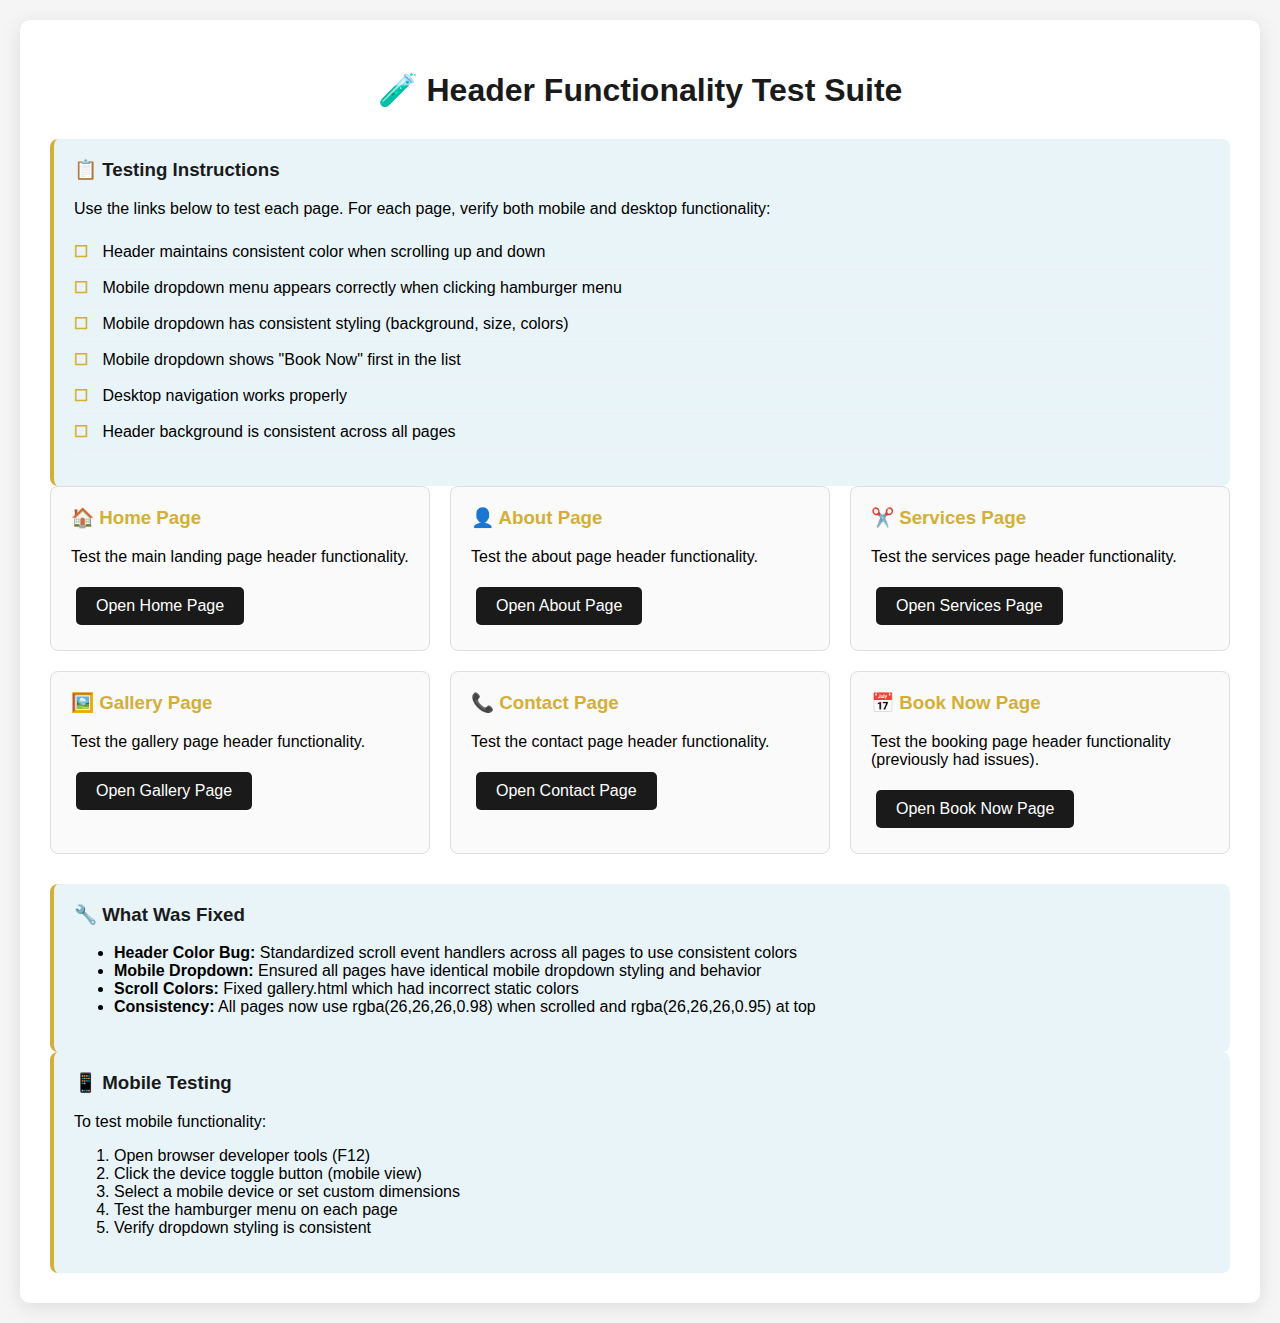
<file: header-test.html>
<!DOCTYPE html>
<html lang="en">
<head>
    <meta charset="UTF-8">
    <meta name="viewport" content="width=device-width, initial-scale=1.0">
    <title>Header Test - Enlighten Hair Design</title>
    <style>
        body {
            font-family: Arial, sans-serif;
            margin: 0;
            padding: 20px;
            background: #f5f5f5;
        }
        .test-container {
            max-width: 1200px;
            margin: 0 auto;
            background: white;
            padding: 30px;
            border-radius: 10px;
            box-shadow: 0 4px 20px rgba(0,0,0,0.1);
        }
        h1 {
            color: #1a1a1a;
            text-align: center;
            margin-bottom: 30px;
        }
        .test-grid {
            display: grid;
            grid-template-columns: repeat(auto-fit, minmax(300px, 1fr));
            gap: 20px;
            margin-bottom: 30px;
        }
        .test-card {
            border: 1px solid #ddd;
            border-radius: 8px;
            padding: 20px;
            background: #fafafa;
        }
        .test-card h3 {
            color: #d4af37;
            margin-top: 0;
        }
        .page-link {
            display: inline-block;
            background: #1a1a1a;
            color: white;
            padding: 10px 20px;
            text-decoration: none;
            border-radius: 5px;
            margin: 5px;
            transition: background 0.3s;
        }
        .page-link:hover {
            background: #d4af37;
            color: #1a1a1a;
        }
        .instructions {
            background: #e8f4f8;
            padding: 20px;
            border-radius: 8px;
            border-left: 4px solid #d4af37;
        }
        .instructions h3 {
            color: #1a1a1a;
            margin-top: 0;
        }
        .test-checklist {
            list-style: none;
            padding: 0;
        }
        .test-checklist li {
            padding: 8px 0;
            border-bottom: 1px solid #eee;
        }
        .test-checklist li:before {
            content: "☐ ";
            color: #d4af37;
            font-weight: bold;
            margin-right: 10px;
        }
    </style>
</head>
<body>
    <div class="test-container">
        <h1>🧪 Header Functionality Test Suite</h1>
        
        <div class="instructions">
            <h3>📋 Testing Instructions</h3>
            <p>Use the links below to test each page. For each page, verify both mobile and desktop functionality:</p>
            <ul class="test-checklist">
                <li>Header maintains consistent color when scrolling up and down</li>
                <li>Mobile dropdown menu appears correctly when clicking hamburger menu</li>
                <li>Mobile dropdown has consistent styling (background, size, colors)</li>
                <li>Mobile dropdown shows "Book Now" first in the list</li>
                <li>Desktop navigation works properly</li>
                <li>Header background is consistent across all pages</li>
            </ul>
        </div>

        <div class="test-grid">
            <div class="test-card">
                <h3>🏠 Home Page</h3>
                <p>Test the main landing page header functionality.</p>
                <a href="index.html" class="page-link" target="_blank">Open Home Page</a>
            </div>

            <div class="test-card">
                <h3>👤 About Page</h3>
                <p>Test the about page header functionality.</p>
                <a href="about.html" class="page-link" target="_blank">Open About Page</a>
            </div>

            <div class="test-card">
                <h3>✂️ Services Page</h3>
                <p>Test the services page header functionality.</p>
                <a href="services.html" class="page-link" target="_blank">Open Services Page</a>
            </div>

            <div class="test-card">
                <h3>🖼️ Gallery Page</h3>
                <p>Test the gallery page header functionality.</p>
                <a href="gallery.html" class="page-link" target="_blank">Open Gallery Page</a>
            </div>

            <div class="test-card">
                <h3>📞 Contact Page</h3>
                <p>Test the contact page header functionality.</p>
                <a href="contact.html" class="page-link" target="_blank">Open Contact Page</a>
            </div>

            <div class="test-card">
                <h3>📅 Book Now Page</h3>
                <p>Test the booking page header functionality (previously had issues).</p>
                <a href="book-now.html" class="page-link" target="_blank">Open Book Now Page</a>
            </div>
        </div>

        <div class="instructions">
            <h3>🔧 What Was Fixed</h3>
            <ul>
                <li><strong>Header Color Bug:</strong> Standardized scroll event handlers across all pages to use consistent colors</li>
                <li><strong>Mobile Dropdown:</strong> Ensured all pages have identical mobile dropdown styling and behavior</li>
                <li><strong>Scroll Colors:</strong> Fixed gallery.html which had incorrect static colors</li>
                <li><strong>Consistency:</strong> All pages now use rgba(26,26,26,0.98) when scrolled and rgba(26,26,26,0.95) at top</li>
            </ul>
        </div>

        <div class="instructions">
            <h3>📱 Mobile Testing</h3>
            <p>To test mobile functionality:</p>
            <ol>
                <li>Open browser developer tools (F12)</li>
                <li>Click the device toggle button (mobile view)</li>
                <li>Select a mobile device or set custom dimensions</li>
                <li>Test the hamburger menu on each page</li>
                <li>Verify dropdown styling is consistent</li>
            </ol>
        </div>
    </div>
</body>
</html>
</file>
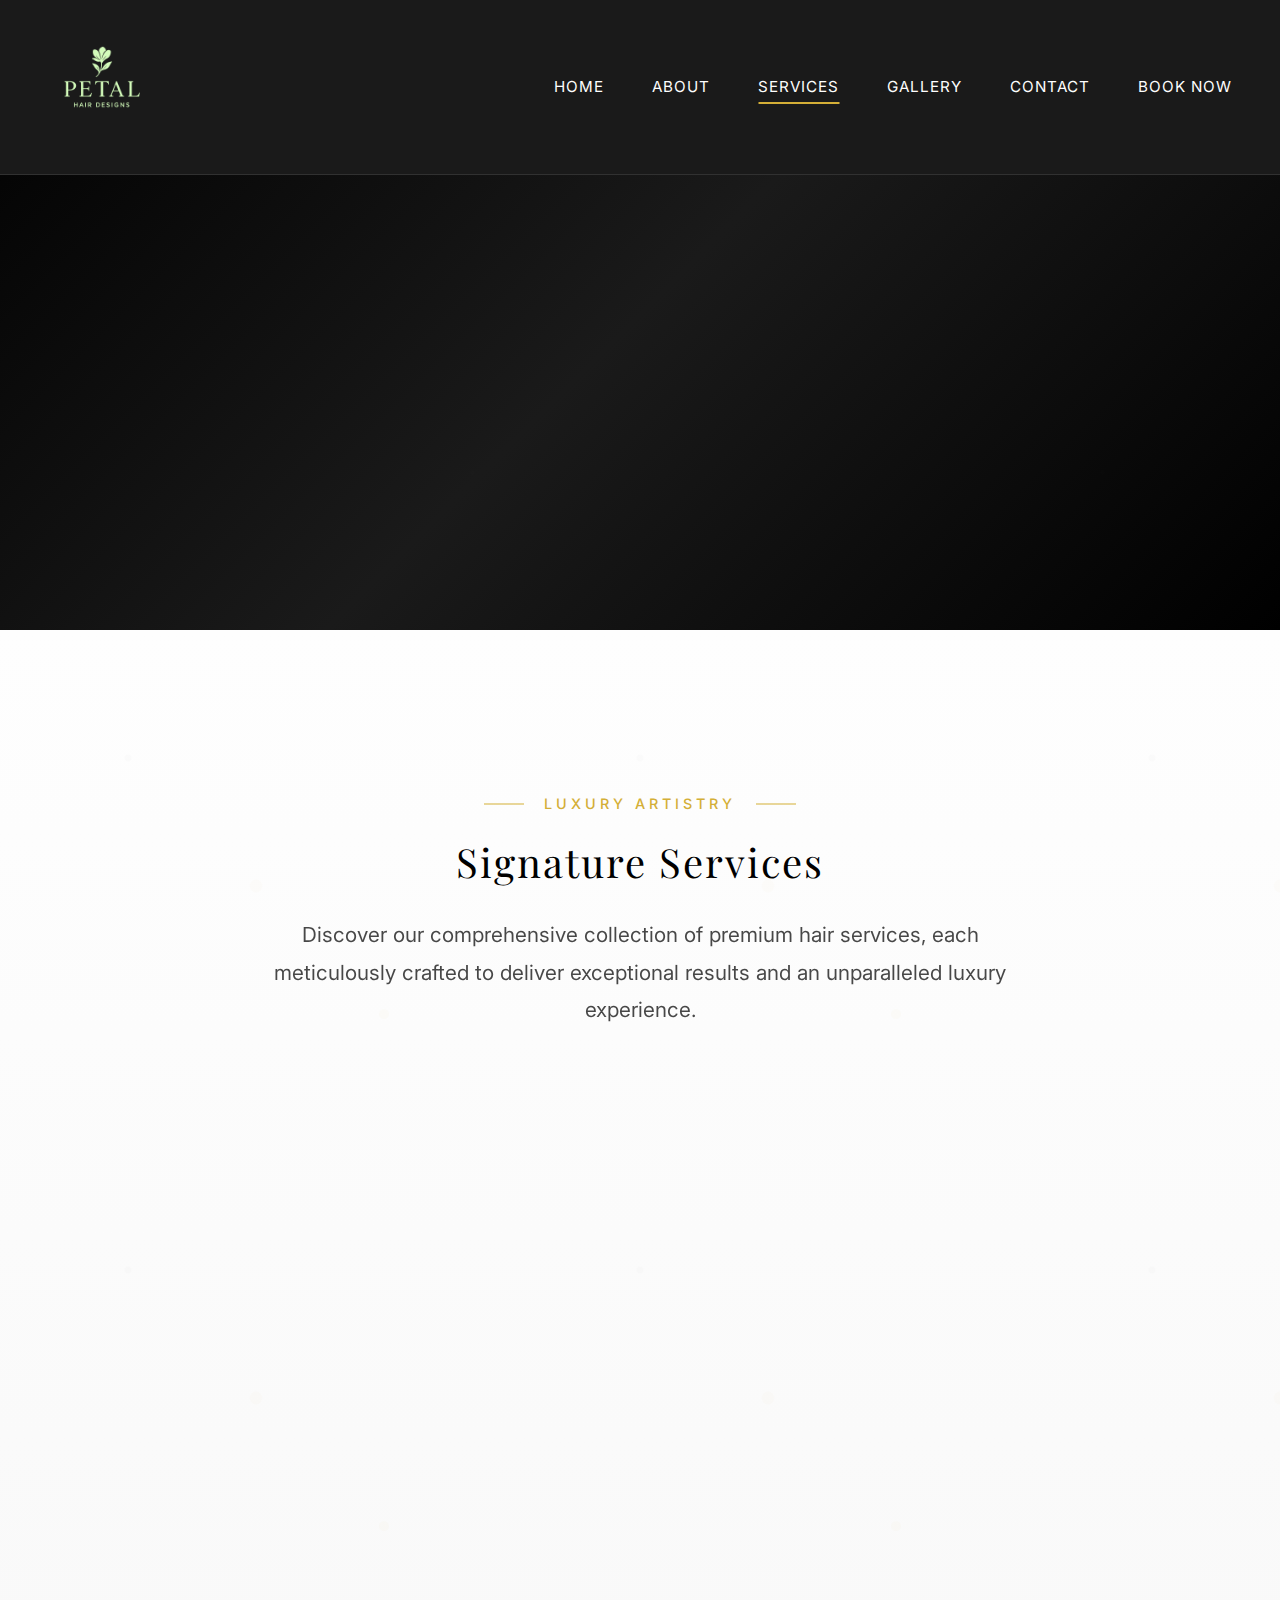
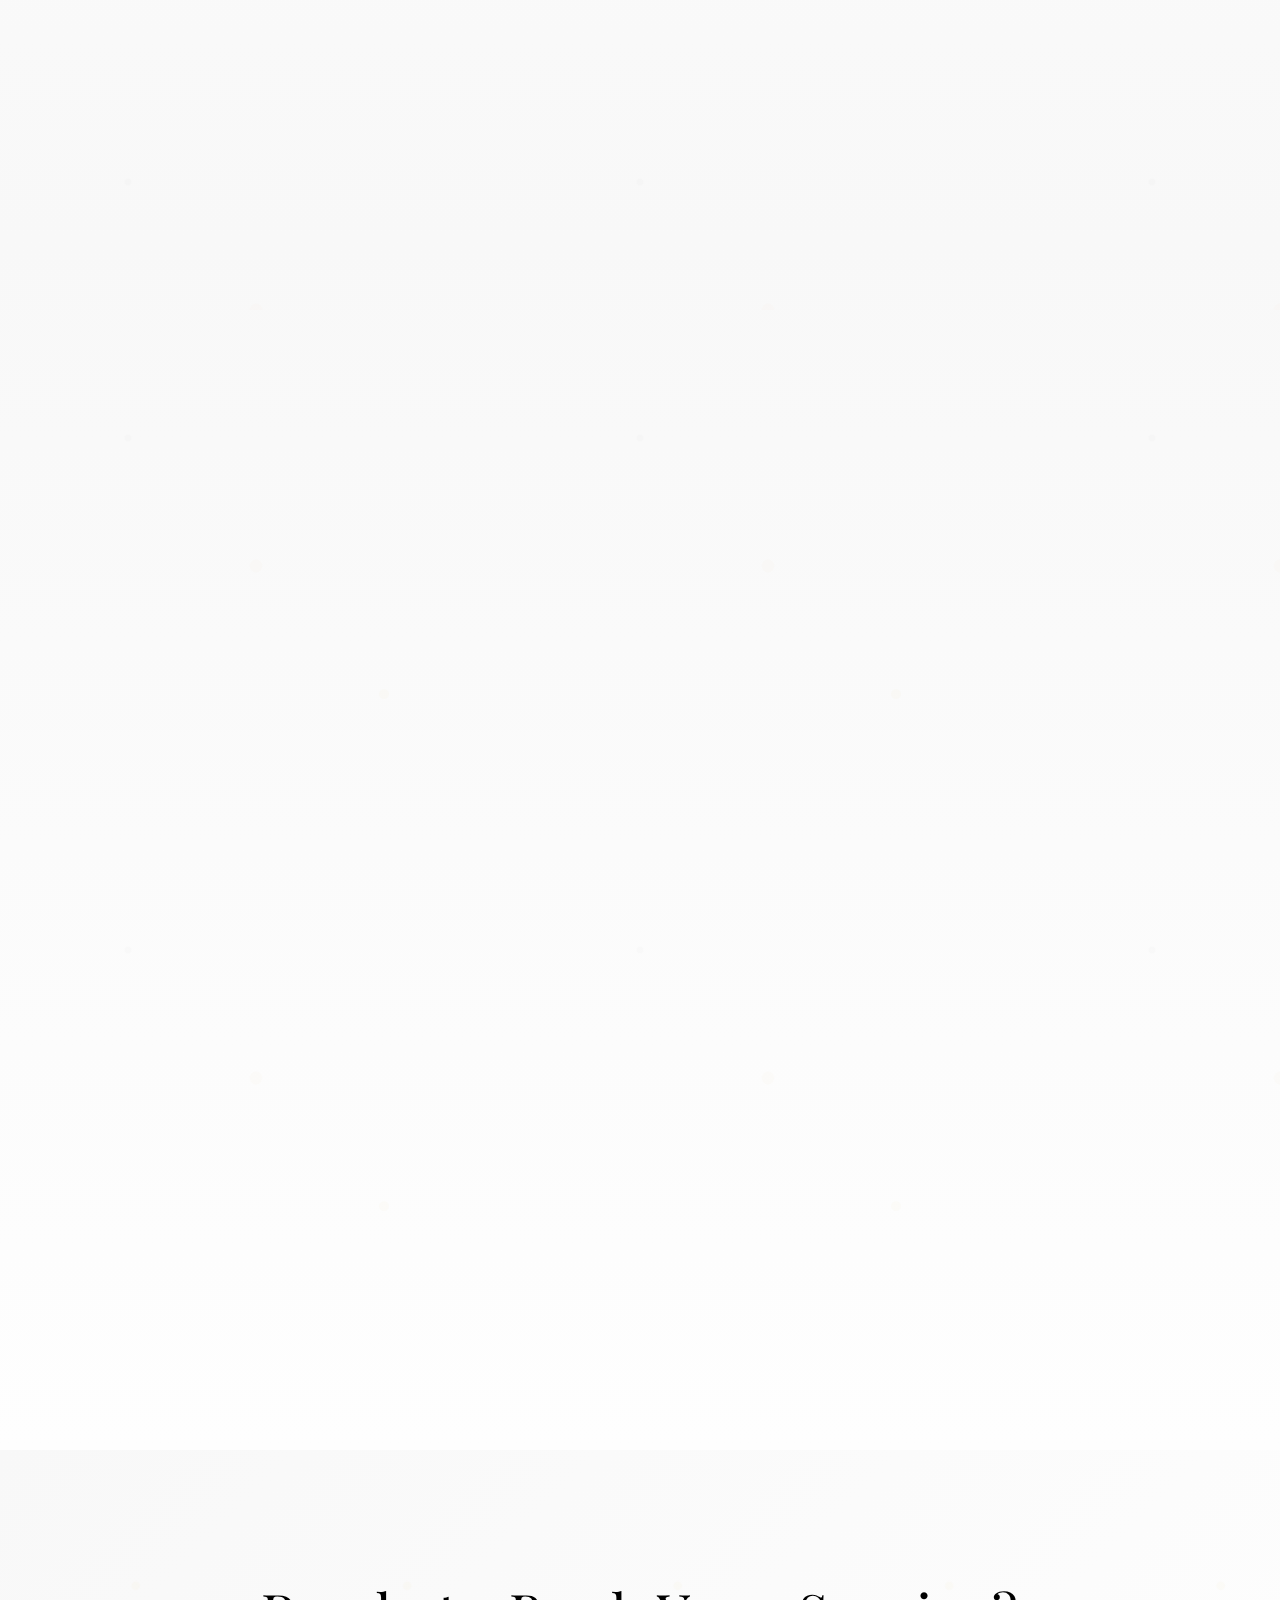
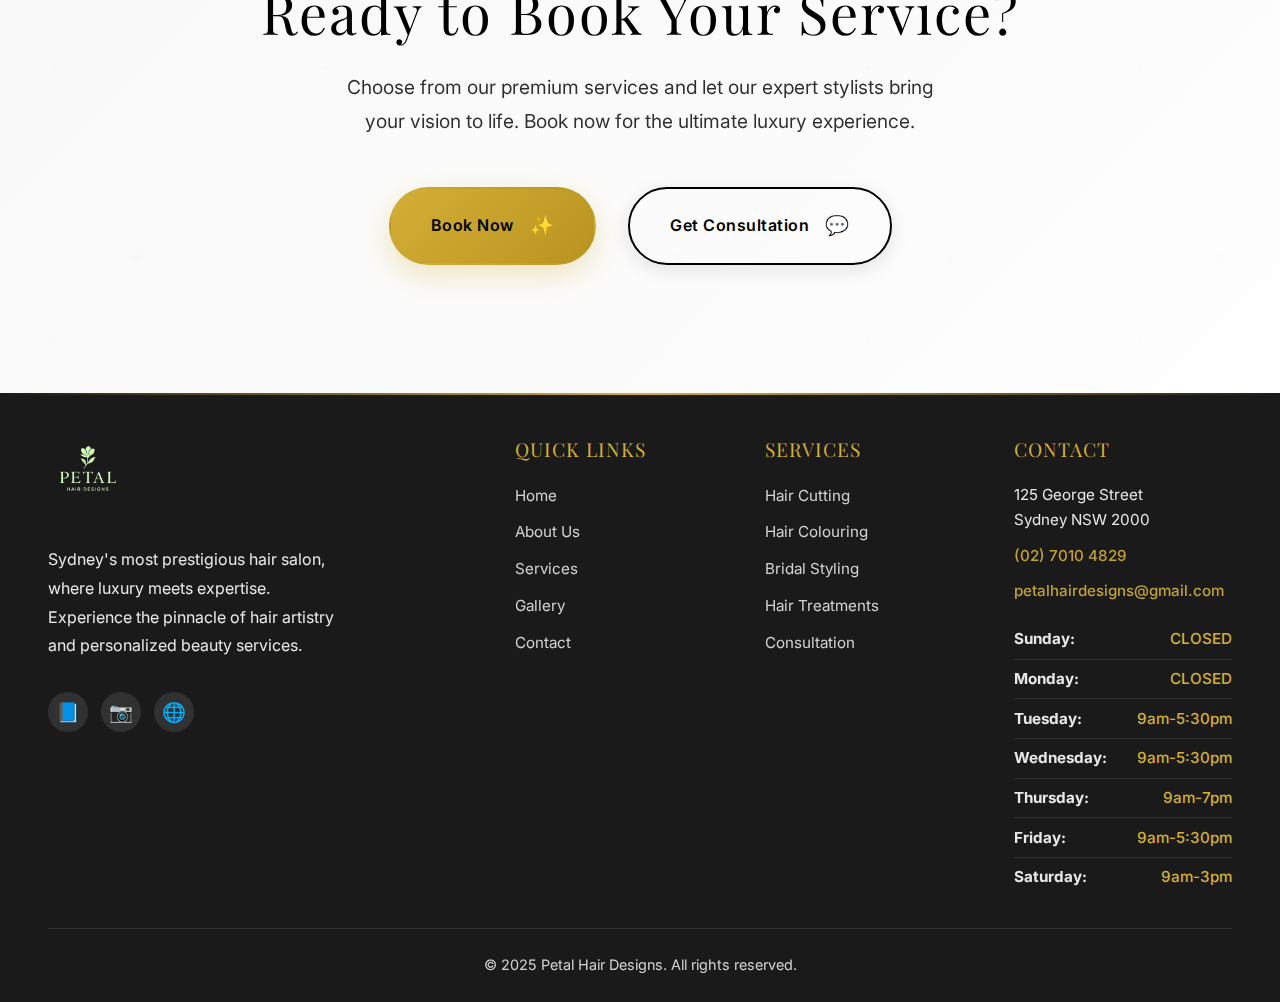
<file: services.html>
<!DOCTYPE html>
<html lang="en">
  <head>
    <meta charset="UTF-8" />
    <meta
      name="viewport"
      content="width=device-width, initial-scale=1.0, maximum-scale=5.0, user-scalable=yes"
    />
    <title>Services - Petal Hair Designs | Luxury Hair Salon Sydney</title>

    <!-- Mobile status bar styling -->
    <meta name="theme-color" content="#1a1a1a" />
    <meta
      name="apple-mobile-web-app-status-bar-style"
      content="black-translucent"
    />

    <link rel="preconnect" href="https://fonts.googleapis.com" />
    <link rel="preconnect" href="https://fonts.gstatic.com" crossorigin />
    <!-- Load web fonts with performance optimizations -->
    <link
      rel="preload"
      as="style"
      href="https://fonts.googleapis.com/css2?family=Playfair+Display:wght@300;500&family=Inter:wght@400;600&display=swap"
    />
    <link
      rel="stylesheet"
      href="https://fonts.googleapis.com/css2?family=Playfair+Display:wght@300;500&family=Inter:wght@400;600&display=swap"
      media="print"
      onload="this.media='all'"
    />
    <noscript>
      <link
        rel="stylesheet"
        href="https://fonts.googleapis.com/css2?family=Playfair+Display:wght@300;500&family=Inter:wght@400;600&display=swap"
      />
    </noscript>

    <!-- Critical Image Preloading for Instant Display -->
    <link
      rel="preload"
      as="image"
      href="Photos/Logo (2).png"
      fetchpriority="high"
    />
    <link
      rel="preload"
      as="image"
      href="Photos/Logo (2).png"
      fetchpriority="high"
    />
    <style>
      :root {
        --primary-black: #000000;
        --luxury-gold: #d4af37;
        --soft-white: #fefefe;
        --pearl-white: #f8f8f8;
        --charcoal: #1a1a1a;
        --silver: #c0c0c0;
        --shadow-light: rgba(0, 0, 0, 0.05);
        --shadow-medium: rgba(0, 0, 0, 0.15);
        --shadow-heavy: rgba(0, 0, 0, 0.25);
      }

      * {
        margin: 0;
        padding: 0;
        box-sizing: border-box;
      }

      html {
        scroll-behavior: smooth;
      }

      body {
        font-family: "Inter", sans-serif;
        line-height: 1.7;
        color: var(--charcoal);
        background: var(--soft-white);
        overflow-x: hidden;
      }

      /* Ultra-Luxury Header */
      header {
        position: fixed;
        top: 0;
        width: 100%;
        z-index: 1000;
        background: #1a1a1a;
        border-bottom: 1px solid rgba(255, 255, 255, 0.1);
        transition: all 0.3s cubic-bezier(0.4, 0, 0.2, 1);
      }

      .header-container {
        max-width: 1400px;
        margin: 0 auto;
        display: flex;
        justify-content: space-between;
        align-items: center;
        padding: 1.8rem 3rem;
      }

      .logo {
        display: flex;
        align-items: center;
        position: relative;
      }

      .logo img {
        height: 108px;
        width: auto;
        filter: brightness(0) invert(1) sepia(1) saturate(5) hue-rotate(35deg);
        transition: all 0.3s cubic-bezier(0.4, 0, 0.2, 1);
      }

      .logo:hover img {
        filter: brightness(0) invert(1) sepia(1) saturate(5) hue-rotate(35deg)
          brightness(1.1);
      }

      nav ul {
        display: flex;
        list-style: none;
        gap: 3rem;
        align-items: center;
      }

      nav a {
        color: var(--soft-white);
        text-decoration: none;
        font-weight: 400;
        font-size: 0.95rem !important;
        letter-spacing: 1px;
        text-transform: uppercase;
        position: relative;
        transition: all 0.4s cubic-bezier(0.4, 0, 0.2, 1);
      }

      nav a::before {
        content: "";
        position: absolute;
        bottom: -8px;
        left: 50%;
        width: 0;
        height: 2px;
        background: var(--luxury-gold);
        transition: all 0.4s cubic-bezier(0.4, 0, 0.2, 1);
        transform: translateX(-50%);
      }

      nav a:hover::before,
      nav a.active::before {
        width: 100%;
      }

      nav a:hover {
        color: var(--luxury-gold);
      }

      .mobile-menu {
        display: none;
        flex-direction: column;
        cursor: pointer;
        padding: 5px;
        background: transparent;
        border: 0;
        align-items: center;
        justify-content: center;
      }

      .mobile-menu span {
        width: 28px;
        height: 2px;
        background: var(--soft-white);
        margin: 4px 0;
        transition: all 0.3s cubic-bezier(0.4, 0, 0.2, 1);
        border-radius: 2px;
      }

      /* Ultra-Premium Hero Section - Base */
      .hero {
        height: 100vh;
        position: relative;
        display: flex;
        align-items: center;
        justify-content: center;
        overflow: hidden;
      }

      /* Home Page Hero with Background Image */
      .hero-home {
        background: linear-gradient(
            135deg,
            rgba(0, 0, 0, 0.7) 0%,
            rgba(26, 26, 26, 0.5) 50%,
            rgba(0, 0, 0, 0.8) 100%
          ),
          url("Photos/Behind Hero.jpg");
        background-size: cover;
        background-position: center;
        background-attachment: fixed;
      }

      /* Other Pages Hero with Gradient Background */
      .hero-page {
        height: 70svh; /* Improved mobile viewport handling */
        min-height: 480px; /* Reduce excessive height on small devices */
        background: linear-gradient(
          135deg,
          var(--primary-black) 0%,
          var(--charcoal) 50%,
          var(--primary-black) 100%
        );
        /* Ensure perfect centering */
        display: flex;
        align-items: center;
        justify-content: center;
      }

      .hero::before {
        content: "";
        position: absolute;
        top: 0;
        left: 0;
        right: 0;
        bottom: 0;
        background: url('data:image/svg+xml,<svg xmlns="http://www.w3.org/2000/svg" viewBox="0 0 100 100"><defs><pattern id="grain" width="100" height="100" patternUnits="userSpaceOnUse"><circle cx="25" cy="25" r="0.5" fill="rgba(255,255,255,0.02)"/><circle cx="75" cy="75" r="0.3" fill="rgba(255,255,255,0.01)"/><circle cx="50" cy="10" r="0.4" fill="rgba(255,255,255,0.015)"/></pattern></defs><rect width="100" height="100" fill="url(%23grain)"/></svg>');
        opacity: 0.3;
        animation: grain 20s linear infinite;
      }

      @keyframes grain {
        0%,
        100% {
          transform: translate(0, 0);
        }
        10% {
          transform: translate(-5%, -10%);
        }
        20% {
          transform: translate(-15%, 5%);
        }
        30% {
          transform: translate(7%, -25%);
        }
        40% {
          transform: translate(-5%, 25%);
        }
        50% {
          transform: translate(-15%, 10%);
        }
        60% {
          transform: translate(15%, 0%);
        }
        70% {
          transform: translate(0%, 15%);
        }
        80% {
          transform: translate(3%, 35%);
        }
        90% {
          transform: translate(-10%, 10%);
        }
      }

      .hero-content {
        text-align: center;
        z-index: 2;
        max-width: 900px;
        padding: 0 2rem;
        animation: heroFadeIn 0.6s cubic-bezier(0.4, 0, 0.2, 1) forwards;
        opacity: 0;
        /* Ensure content is perfectly centered */
        width: 100%;
        display: flex;
        flex-direction: column;
        align-items: center;
        justify-content: center;
      }

      @keyframes heroFadeIn {
        0% {
          opacity: 0;
          transform: translateY(60px);
        }
        100% {
          opacity: 1;
          transform: translateY(0);
        }
      }

      .hero-subtitle {
        font-family: "Inter", sans-serif;
        font-size: 0.95rem;
        font-weight: 400;
        color: var(--luxury-gold);
        letter-spacing: 4px;
        text-transform: uppercase;
        margin-bottom: 2rem;
        opacity: 0.9;
        animation: slideInFromTop 0.5s cubic-bezier(0.4, 0, 0.2, 1) 0.1s
          forwards;
        opacity: 0;
      }

      @keyframes slideInFromTop {
        0% {
          opacity: 0;
          transform: translateY(-30px);
        }
        100% {
          opacity: 0.9;
          transform: translateY(0);
        }
      }

      .hero h1 {
        font-family: "Playfair Display", serif;
        font-size: clamp(3rem, 6vw, 5rem);
        font-weight: 300;
        color: var(--soft-white);
        letter-spacing: 3px;
        line-height: 1.1;
        margin-bottom: 2.5rem;
        text-shadow: 0 4px 20px rgba(0, 0, 0, 0.5);
        animation: slideInFromBottom 0.5s cubic-bezier(0.4, 0, 0.2, 1) 0.2s
          forwards;
        opacity: 0;
      }

      @keyframes slideInFromBottom {
        0% {
          opacity: 0;
          transform: translateY(40px);
        }
        100% {
          opacity: 1;
          transform: translateY(0);
        }
      }

      .hero-description {
        font-family: "Inter", sans-serif;
        font-size: 1.25rem;
        font-weight: 300;
        color: rgba(255, 255, 255, 0.85);
        line-height: 1.8;
        margin-bottom: 2.5rem;
        max-width: 600px;
        margin-left: auto;
        margin-right: auto;
        animation: fadeInUp 0.5s cubic-bezier(0.4, 0, 0.2, 1) 0.3s forwards;
        opacity: 0;
      }

      @keyframes fadeInUp {
        0% {
          opacity: 0;
          transform: translateY(30px);
        }
        100% {
          opacity: 0.85;
          transform: translateY(0);
        }
      }

      /* Ultra-Premium Services Section */
      .services-section {
        padding: 10rem 0;
        position: relative;
        background: linear-gradient(
          180deg,
          var(--soft-white) 0%,
          var(--pearl-white) 50%,
          var(--soft-white) 100%
        );
        overflow: hidden;
      }

      .services-section::before {
        content: "";
        position: absolute;
        top: 0;
        left: 0;
        right: 0;
        bottom: 0;
        background: url('data:image/svg+xml,<svg xmlns="http://www.w3.org/2000/svg" viewBox="0 0 200 200"><defs><pattern id="services-pattern" width="80" height="80" patternUnits="userSpaceOnUse"><circle cx="40" cy="40" r="1" fill="rgba(212,175,55,0.03)"/><circle cx="20" cy="20" r="0.5" fill="rgba(0,0,0,0.02)"/><circle cx="60" cy="60" r="0.8" fill="rgba(212,175,55,0.04)"/></pattern></defs><rect width="200" height="200" fill="url(%23services-pattern)"/></svg>');
        opacity: 0.6;
        animation: float 25s ease-in-out infinite;
      }

      @keyframes float {
        0%,
        100% {
          transform: translateY(0) rotate(0deg);
        }
        33% {
          transform: translateY(-20px) rotate(1deg);
        }
        66% {
          transform: translateY(10px) rotate(-0.5deg);
        }
      }

      .container {
        max-width: 1400px;
        margin: 0 auto;
        padding: 0 3rem;
        position: relative;
        z-index: 2;
      }

      .section-header {
        text-align: center;
        margin-bottom: 8rem;
        position: relative;
      }

      .section-subtitle {
        font-family: "Inter", sans-serif;
        font-size: 0.9rem;
        font-weight: 500;
        color: var(--luxury-gold);
        letter-spacing: 4px;
        text-transform: uppercase;
        margin-bottom: 1.5rem;
        position: relative;
        display: inline-block;
      }

      .section-subtitle::before,
      .section-subtitle::after {
        content: "";
        position: absolute;
        top: 50%;
        width: 40px;
        height: 1px;
        background: var(--luxury-gold);
        transform: translateY(-50%);
      }

      .section-subtitle::before {
        left: -60px;
      }

      .section-subtitle::after {
        right: -60px;
      }

      .section-title {
        font-family: "Playfair Display", serif;
        font-size: 2.5rem;
        font-weight: 300;
        color: var(--primary-black);
        letter-spacing: 2px;
        line-height: 1.1;
        margin-bottom: 2rem;
        position: relative;
      }

      .section-description {
        font-size: 1.3rem;
        color: var(--charcoal);
        opacity: 0.8;
        max-width: 800px;
        margin: 0 auto;
        line-height: 1.8;
      }

      /* Revolutionary Service Grid */
      .services-grid {
        display: grid;
        grid-template-columns: repeat(auto-fit, minmax(400px, 1fr));
        gap: 4rem;
        margin-bottom: 2rem;
        /* Ensure all cards have equal height */
        align-items: stretch;
      }

      .service-card {
        background: var(--soft-white);
        border-radius: 20px;
        overflow: hidden;
        box-shadow: 0 20px 60px rgba(0, 0, 0, 0.08);
        position: relative;
        transition: all 0.6s cubic-bezier(0.4, 0, 0.2, 1);
        cursor: pointer;
        transform-style: preserve-3d;
        /* Ensure equal height and proper flex layout */
        display: flex;
        flex-direction: column;
        height: 100%;
      }

      /* Service card ::before element removed to eliminate blur effects */

      /* Hover effects removed to eliminate blur */

      .service-card-header {
        background: linear-gradient(
          135deg,
          var(--primary-black) 0%,
          var(--charcoal) 100%
        );
        color: var(--soft-white);
        padding: 2.5rem 2.5rem;
        text-align: center;
        position: relative;
        overflow: hidden;
        display: flex;
        flex-direction: column;
        align-items: center;
        justify-content: center;
      }

      .service-card-header::before {
        content: "";
        position: absolute;
        top: -50%;
        left: -50%;
        width: 200%;
        height: 200%;
        background: radial-gradient(
          circle,
          rgba(212, 175, 55, 0.1) 0%,
          transparent 70%
        );
        animation: pulse 4s ease-in-out infinite;
      }

      @keyframes pulse {
        0%,
        100% {
          transform: scale(1) rotate(0deg);
          opacity: 0.3;
        }
        50% {
          transform: scale(1.1) rotate(180deg);
          opacity: 0.6;
        }
      }

      .service-icon {
        font-size: 3rem;
        margin-bottom: 1.5rem;
        color: var(--luxury-gold);
        position: relative;
        z-index: 2;
        display: inline-flex;
        align-items: center;
        justify-content: center;
        width: 3rem;
        height: 3rem;
        line-height: 1;
        margin-left: auto;
        margin-right: auto;
      }

      .service-icon .emoji {
        display: block;
        line-height: 1;
        animation: emoji-bounce 2s ease-in-out infinite;
        will-change: transform;
      }

      @keyframes emoji-bounce {
        0%,
        100% {
          transform: translate(var(--icon-x-offset, 0), 0);
        }
        50% {
          transform: translate(var(--icon-x-offset, 0), -10px);
        }
      }

      /* Optical centering offsets per icon */
      .service-card[data-category="cutting"] .service-icon .emoji {
        --icon-x-offset: -2px;
      }
      .service-card[data-category="coloring"] .service-icon .emoji {
        --icon-x-offset: -1px;
      }
      .service-card[data-category="bridal"] .service-icon .emoji {
        --icon-x-offset: 1px;
      }
      .service-card[data-category="treatments"] .service-icon .emoji {
        --icon-x-offset: 0px;
      }

      @keyframes bounce {
        0%,
        100% {
          transform: translateY(0);
        }
        50% {
          transform: translateY(-10px);
        }
      }

      .service-card-title {
        font-family: "Playfair Display", serif;
        font-size: 2rem;
        font-weight: 400;
        letter-spacing: 2px;
        margin-bottom: 0.5rem;
        position: relative;
        z-index: 2;
      }

      .service-card-subtitle {
        font-size: 0.9rem;
        opacity: 0.8;
        letter-spacing: 1px;
        text-transform: uppercase;
        position: relative;
        z-index: 2;
      }

      .service-card-content {
        padding: 3rem 2.5rem;
        /* Make content area expand to fill available space */
        flex: 1;
        display: flex;
        flex-direction: column;
      }

      .service-items {
        display: flex;
        flex-direction: column;
        gap: 2rem;
        /* Make service items expand to fill available space */
        flex: 1;
        justify-content: space-between;
      }

      .service-item {
        display: flex;
        justify-content: space-between;
        align-items: flex-start;
        padding: 1.5rem;
        background: var(--pearl-white);
        border-radius: 15px;
        transition: all 0.4s cubic-bezier(0.4, 0, 0.2, 1);
        position: relative;
        overflow: hidden;
        /* Ensure consistent minimum height for better alignment */
        min-height: 120px;
        flex: 1;
      }

      /* Service item ::before element removed to eliminate blur effects */

      /* Simple hover effect for individual service items only - removed scaling to prevent blur */
      .service-item:hover {
        background: rgba(212, 175, 55, 0.08) !important;
        color: var(--luxury-gold) !important;
        border-color: var(--luxury-gold) !important;
      }

      .service-item::after {
        content: "Click to book →";
        position: absolute;
        top: 50%;
        right: 1rem;
        transform: translateY(-50%);
        font-size: 0.8rem;
        color: var(--luxury-gold);
        opacity: 0;
        transition: opacity 0.3s ease;
        font-weight: 500;
      }

      /* Service item ::after hover effect removed to eliminate blur */

      .service-details {
        flex: 1;
        position: relative;
        z-index: 2;
      }

      .service-name {
        font-family: "Playfair Display", serif;
        font-size: 1.3rem;
        font-weight: 500;
        color: var(--primary-black);
        margin-bottom: 0.5rem;
        letter-spacing: 1px;
      }

      .service-description {
        color: var(--charcoal);
        opacity: 0.8;
        line-height: 1.6;
        font-size: 0.95rem;
      }

      .service-price {
        font-family: "Inter", sans-serif;
        font-size: 1.4rem;
        font-weight: 700;
        color: var(--luxury-gold);
        text-align: right;
        white-space: nowrap;
        position: relative;
        z-index: 2;
      }

      .price-range {
        font-size: 0.8rem;
        color: var(--charcoal);
        opacity: 0.6;
        margin-top: 0.3rem;
        font-weight: 400;
      }

      /* Modern CTA Section */
      .modern-cta {
        padding: 8rem 0;
        background: linear-gradient(
          135deg,
          var(--pearl-white) 0%,
          var(--soft-white) 100%
        );
        position: relative;
        overflow: hidden;
      }

      .modern-cta::before {
        content: "";
        position: absolute;
        top: 0;
        left: 0;
        right: 0;
        bottom: 0;
        background: url('data:image/svg+xml,<svg xmlns="http://www.w3.org/2000/svg" viewBox="0 0 100 100"><defs><pattern id="cta-pattern" width="50" height="50" patternUnits="userSpaceOnUse"><circle cx="25" cy="25" r="0.8" fill="rgba(212,175,55,0.05)"/><circle cx="10" cy="40" r="0.4" fill="rgba(212,175,55,0.03)"/></pattern></defs><rect width="100" height="100" fill="url(%23cta-pattern)"/></svg>');
        opacity: 0.6;
      }

      .cta-content {
        text-align: center;
        max-width: 800px;
        margin: 0 auto;
        position: relative;
        z-index: 2;
      }

      .cta-title {
        font-family: "Playfair Display", serif;
        font-size: clamp(2.5rem, 5vw, 3.5rem);
        font-weight: 300;
        color: var(--primary-black);
        margin-bottom: 1.5rem;
        letter-spacing: 2px;
        line-height: 1.2;
      }

      .cta-description {
        font-size: 1.2rem;
        color: var(--charcoal);
        line-height: 1.8;
        margin-bottom: 3rem;
        opacity: 0.9;
        max-width: 600px;
        margin-left: auto;
        margin-right: auto;
      }

      .cta-actions {
        display: flex;
        justify-content: center;
        gap: 2rem;
        flex-wrap: wrap;
      }

      .cta-button {
        display: inline-flex;
        align-items: center;
        gap: 1rem;
        padding: 1.3rem 2.5rem;
        text-decoration: none;
        font-family: "Inter", sans-serif;
        font-weight: 600;
        font-size: 1rem;
        border-radius: 50px;
        letter-spacing: 0.5px;
        transition: all 0.4s cubic-bezier(0.4, 0, 0.2, 1);
        position: relative;
        overflow: hidden;
        min-width: 200px;
        justify-content: center;
      }

      .cta-button.primary {
        background: linear-gradient(135deg, var(--luxury-gold), #b8941f);
        color: var(--primary-black);
        box-shadow: 0 10px 30px rgba(212, 175, 55, 0.3);
        border: 2px solid transparent;
      }

      .cta-button.primary::before {
        content: "";
        position: absolute;
        top: 0;
        left: -100%;
        width: 100%;
        height: 100%;
        background: linear-gradient(
          90deg,
          transparent,
          rgba(255, 255, 255, 0.2),
          transparent
        );
        transition: left 0.5s ease;
      }

      .cta-button.primary:hover::before {
        left: 100%;
      }

      .cta-button.primary:hover {
        box-shadow: 0 15px 40px rgba(212, 175, 55, 0.4);
        background: linear-gradient(135deg, #b8941f, var(--luxury-gold));
      }

      .cta-button.secondary {
        background: transparent;
        color: var(--primary-black);
        border: 2px solid var(--primary-black);
        box-shadow: 0 5px 20px rgba(0, 0, 0, 0.1);
      }

      .cta-button.secondary:hover {
        background: var(--primary-black);
        color: var(--soft-white);
        transform: translateY(-3px);
        box-shadow: 0 10px 30px rgba(0, 0, 0, 0.2);
      }

      .button-text {
        font-weight: 600;
      }

      .button-icon {
        font-size: 1.2rem;
        transition: transform 0.3s ease;
      }

      .cta-button:hover .button-icon {
        color: var(--luxury-gold);
      }

      /* Desktop Navigation Font Size Consistency */
      @media (min-width: 769px) {
        nav a {
          font-size: 0.95rem !important;
        }
      }

      /* Mobile Responsive */
      @media (max-width: 768px) {
        .header-container {
          padding: 1rem 2rem;
        }

        .logo img {
          height: 70px;
          margin-top: 8px;
        }

        .hero {
          padding-top: 120px;
          height: 100vh;
          min-height: 100vh;
          background-attachment: scroll;
          background-size: cover;
          background-position: center;
          background-repeat: no-repeat;
          display: flex;
          align-items: center;
          justify-content: center;
        }

        .hero-content {
          padding: 1rem 2rem;
          max-width: 100%;
          gap: 1rem;
          text-align: center;
          display: flex;
          flex-direction: column;
          align-items: center;
          justify-content: center;
          height: 100%;
        }

        .hero-subtitle {
          font-size: 0.8rem;
          letter-spacing: 2px;
          margin-bottom: 0.5rem;
        }

        .hero h1 {
          font-size: clamp(2rem, 7vw, 3.2rem);
          letter-spacing: 1px;
          line-height: 1.1;
          margin-bottom: 1rem;
          text-align: center;
        }

        .hero-description {
          font-size: 0.95rem;
          line-height: 1.5;
          margin-bottom: 1.5rem;
          text-align: center;
          max-width: 90%;
        }

        /* Speed up LCP on mobile by removing hero animations and making content visible immediately */
        .hero-content,
        .hero-subtitle,
        .hero h1,
        .hero-description,
        .cta-buttons {
          animation: none !important;
          opacity: 1 !important;
          transform: none !important;
        }

        .cta-buttons {
          flex-direction: column;
          gap: 1rem;
          width: 100%;
          max-width: 280px;
          align-items: center;
        }

        .cta-button {
          width: 100%;
          padding: 1rem 2rem;
          font-size: 0.95rem;
          text-align: center;
        }

        /* Reduce paint work on mobile: remove heavy shadows/filters in the hero */
        .hero h1 {
          text-shadow: none !important;
        }
        .cta-primary,
        .cta-secondary,
        .about-cta {
          box-shadow: none !important;
        }
        nav a {
          transition: none !important;
        }

        nav ul {
          display: none;
          position: fixed;
          top: 100px;
          left: 0;
          right: 0;
          width: 100vw;
          background: #1a1a1a;
          flex-direction: column;
          gap: 0;
          padding: 1rem 0;
          z-index: 999;
          border-top: 1px solid rgba(255, 255, 255, 0.1);
          box-shadow: 0 4px 20px rgba(0, 0, 0, 0.3);
          margin: 0;
          max-height: calc(100vh - 100px);
          overflow-y: auto;
          -webkit-overflow-scrolling: touch;
        }

        nav ul.active {
          display: flex;
        }

        /* Reorder navigation for mobile - Book Now first */
        nav ul li:nth-child(1) {
          order: 2;
        } /* Home */
        nav ul li:nth-child(2) {
          order: 3;
        } /* About */
        nav ul li:nth-child(3) {
          order: 4;
        } /* Services */
        nav ul li:nth-child(4) {
          order: 5;
        } /* Gallery */
        nav ul li:nth-child(5) {
          order: 6;
        } /* Contact */
        /* Ensure mobile navigation links display like Book Now */
        nav ul li a {
          display: block;
          padding: 1rem 2rem;
          text-align: center;
          border-bottom: 1px solid rgba(255, 255, 255, 0.05);
          width: 100%;
          box-sizing: border-box;
        }
        nav ul li:last-child a {
          border-bottom: none;
        }

        nav ul li:nth-child(6) {
          order: 1;
        } /* Book Now - first */

        /* Align hover highlight with separator lines */
        nav a::before {
          display: none;
        }
        nav ul li a {
          transition: border-color 0.3s ease, border-bottom-width 0.2s ease;
        }
        nav ul li a:hover,
        nav ul li a:focus,
        nav ul li a.active {
          border-bottom-color: var(--luxury-gold);
          border-bottom-width: 2px;
        }
        nav ul li:last-child a {
          border-bottom: none !important;
        }

        .mobile-menu {
          display: flex;
        }

        .container {
          padding: 0 2rem;
        }

        .services-section {
          padding: 6rem 0;
        }

        .section-header {
          margin-bottom: 5rem;
        }

        .section-subtitle::before,
        .section-subtitle::after {
          display: none;
        }

        .services-grid {
          grid-template-columns: 1fr;
          gap: 3rem;
          margin-bottom: 1.5rem;
        }

        .service-card {
          border-radius: 15px;
        }

        /* Mobile hover effects removed to eliminate blur */

        .service-card-header {
          padding: 2rem 2rem;
          display: flex;
          flex-direction: column;
          align-items: center;
          justify-content: center;
          text-align: center;
          gap: 0.25rem;
        }

        /* Ensure service icon is visually centered on mobile */
        .service-icon {
          display: inline-flex;
          align-items: center;
          justify-content: center;
          width: 3rem;
          height: 3rem;
          line-height: 1;
          margin-left: auto;
          margin-right: auto;
        }

        .service-card-content {
          padding: 2rem 1.5rem;
        }

        .service-item {
          flex-direction: column;
          text-align: center;
          gap: 1rem;
          padding: 1.5rem;
          min-height: 120px;
          cursor: pointer;
          /* Maintain flex properties for mobile */
          flex: 1;
        }

        /* Mobile service item hover effect - removed scaling to prevent blur */
        .service-item:hover {
          background: rgba(212, 175, 55, 0.08) !important;
          color: var(--luxury-gold) !important;
          border-color: var(--luxury-gold) !important;
        }

        .service-item::after {
          content: "Tap to book";
          position: static;
          transform: none;
          margin-top: 0.5rem;
          opacity: 0.7;
          font-size: 0.75rem;
          text-align: center;
          width: 100%;
          display: block;
        }

        .service-price {
          text-align: center !important;
          width: 100%;
          display: block;
          margin: 0 auto;
        }

        .modern-cta {
          padding: 5rem 0;
        }

        .cta-title {
          font-size: 2.2rem;
          margin-bottom: 1rem;
        }

        .cta-description {
          font-size: 1.1rem;
          margin-bottom: 2.5rem;
        }

        .cta-actions {
          flex-direction: column;
          align-items: center;
          gap: 1.5rem;
        }

        .cta-button {
          width: 100%;
          max-width: 280px;
          padding: 1.2rem 2rem;
          font-size: 0.95rem;
        }
      }

      @media (max-width: 480px) {
        .services-grid {
          grid-template-columns: 1fr;
          gap: 2rem;
        }

        .service-card-header {
          padding: 1.5rem 1.5rem;
        }

        .service-card-title {
          font-size: 1.6rem;
        }

        .service-icon {
          font-size: 2.5rem;
          margin-bottom: 1rem;
        }

        .service-card-content {
          padding: 1.5rem 1rem;
        }

        .service-items {
          gap: 1.5rem;
        }

        .service-item {
          padding: 1rem;
        }

        .service-name {
          font-size: 1.1rem;
        }

        .service-description {
          font-size: 0.9rem;
        }

        .service-price {
          font-size: 1.2rem;
        }
      }

      /* Ultra-Premium Footer */
      footer {
        background: #1a1a1a;
        color: var(--soft-white);
        position: relative;
        overflow: hidden;
      }

      footer::before {
        content: "";
        position: absolute;
        top: 0;
        left: 0;
        right: 0;
        height: 2px;
        background: linear-gradient(
          90deg,
          transparent,
          var(--luxury-gold),
          transparent
        );
      }

      .footer-content {
        max-width: 1400px;
        margin: 0 auto;
        padding: 2.5rem 3rem 1.5rem;
        position: relative;
        z-index: 2;
      }

      .footer-grid {
        display: grid;
        grid-template-columns: 2fr 1fr 1fr 1fr;
        gap: 2rem;
        margin-bottom: 2rem;
      }

      .footer-brand {
        display: flex;
        flex-direction: column;
        gap: 1rem;
      }

      .footer-logo {
        display: flex;
        align-items: center;
        margin-bottom: 0.5rem;
      }

      .footer-logo img {
        height: 80px;
        width: auto;
        filter: brightness(0) invert(1) sepia(1) saturate(5) hue-rotate(35deg);
        transition: all 0.3s ease;
      }

      .footer-logo:hover img {
        filter: brightness(1.5) contrast(1.6)
          drop-shadow(0 3px 10px rgba(212, 175, 55, 0.5));
      }

      .footer-description {
        font-size: 1rem;
        line-height: 1.8;
        opacity: 0.9;
        max-width: 300px;
      }

      .footer-section h3 {
        font-family: "Playfair Display", serif;
        font-size: 1.2rem;
        font-weight: 400;
        color: var(--luxury-gold);
        margin-bottom: 1rem;
        letter-spacing: 1px;
        text-transform: uppercase;
      }

      .footer-links {
        list-style: none;
        display: flex;
        flex-direction: column;
        gap: 0.6rem;
      }

      .footer-links a {
        color: var(--soft-white);
        text-decoration: none;
        font-size: 0.95rem;
        transition: all 0.3s cubic-bezier(0.4, 0, 0.2, 1);
        opacity: 0.8;
      }

      .footer-links a:hover {
        color: var(--luxury-gold);
        opacity: 1;
        transform: translateX(5px);
      }

      .footer-contact p {
        margin-bottom: 0.6rem;
        font-size: 0.95rem;
        opacity: 0.9;
      }

      .footer-contact a {
        color: var(--luxury-gold);
        text-decoration: none;
        font-weight: 500;
        transition: all 0.3s ease;
      }

      .footer-contact a:hover {
        color: var(--soft-white);
      }

      .footer-social {
        display: flex;
        gap: 0.8rem;
        margin-top: 1rem;
      }

      .social-link {
        display: flex;
        align-items: center;
        justify-content: center;
        width: 40px;
        height: 40px;
        background: rgba(255, 255, 255, 0.1);
        border-radius: 50%;
        color: var(--soft-white);
        text-decoration: none;
        font-size: 1.2rem;
        transition: all 0.3s cubic-bezier(0.4, 0, 0.2, 1);
      }

      .social-link:hover {
        background: var(--luxury-gold);
        color: var(--primary-black);
        transform: translateY(-3px);
      }

      .footer-bottom {
        border-top: 1px solid rgba(255, 255, 255, 0.1);
        padding-top: 1.5rem;
        text-align: center;
        display: flex;
        justify-content: center;
        align-items: center;
        flex-wrap: wrap;
        gap: 1rem;
      }

      .footer-copyright {
        font-size: 0.9rem;
        opacity: 0.8;
      }

      .footer-credits {
        font-size: 0.9rem;
        opacity: 0.8;
      }

      .footer-credits a {
        color: var(--luxury-gold);
        text-decoration: none;
        font-weight: 500;
      }

      .footer-credits a:hover {
        color: var(--soft-white);
      }

      /* Opening Hours Styling */
      .opening-hours {
        margin-top: 1rem;
      }

      .hours-row {
        display: flex;
        justify-content: space-between;
        align-items: center;
        padding: 0.4rem 0;
        border-bottom: 1px solid rgba(255, 255, 255, 0.1);
      }

      .hours-row:last-child {
        border-bottom: none;
      }

      .day {
        font-size: 0.95rem;
        opacity: 0.9;
      }

      .time {
        font-size: 0.95rem;
        color: var(--luxury-gold);
        font-weight: 500;
        text-align: center;
      }

      @media (max-width: 768px) {
        .footer-content {
          padding: 2rem 2rem 1rem;
        }

        .footer-grid {
          grid-template-columns: 1fr;
          gap: 1.5rem;
          text-align: center;
        }

        .footer-brand {
          align-items: center;
        }

        .footer-description {
          max-width: 100%;
        }

        .footer-bottom {
          flex-direction: column;
          text-align: center;
        }

        /* Mobile opening hours styling */
        .hours-row {
          padding: 0.6rem 0;
          font-size: 0.9rem;
          justify-content: center;
        }

        .day,
        .time {
          font-size: 0.9rem;
          text-align: center;
          flex: 1;
        }
      }

      /* Scroll to Top Button - Mobile Only, Small Circle Design */
      .scroll-to-top {
        position: fixed;
        bottom: 20px;
        right: 20px;
        width: 40px;
        height: 40px;
        background: rgba(26, 26, 26, 0.9);
        color: var(--luxury-gold);
        border: 1px solid rgba(212, 175, 55, 0.3);
        border-radius: 50%;
        cursor: pointer;
        font-size: 0.9rem;
        font-weight: 600;
        display: none;
        align-items: center;
        justify-content: center;
        box-shadow: 0 3px 12px rgba(0, 0, 0, 0.15);
        backdrop-filter: blur(10px);
        -webkit-backdrop-filter: blur(10px);
        transition: all 0.3s cubic-bezier(0.4, 0, 0.2, 1);
        z-index: 1000;
        opacity: 0;
        visibility: hidden;
        transform: translateY(10px) scale(0.9);
      }

      .scroll-to-top.visible {
        opacity: 1;
        visibility: visible;
        transform: translateY(0) scale(1);
      }

      .scroll-to-top:hover {
        background: rgba(212, 175, 55, 0.9);
        color: var(--primary-black);
        border-color: var(--luxury-gold);
        transform: translateY(-2px) scale(1.05);
        box-shadow: 0 6px 20px rgba(212, 175, 55, 0.3);
      }

      .scroll-to-top:active {
        transform: translateY(0) scale(0.95);
      }

      /* Show only on mobile devices */
      @media (max-width: 768px) {
        .scroll-to-top {
          display: flex;
        }
      }
    </style>
  </head>
  <body>
    <header>
      <div class="header-container">
        <div class="logo">
          <a href="index.html">
            <img
              src="Photos/Logo (2).png"
              alt="Petal Hair Designs"
              width="160"
              height="80"
              fetchpriority="high"
              decoding="sync"
              loading="eager"
            />
          </a>
        </div>
        <nav>
          <ul id="nav-menu">
            <li><a href="index.html">Home</a></li>
            <li><a href="about.html">About</a></li>
            <li><a href="services.html" class="active">Services</a></li>
            <li><a href="gallery.html">Gallery</a></li>
            <li><a href="contact.html">Contact</a></li>
            <li><a href="book-now.html">Book Now</a></li>
          </ul>
          <button
            class="mobile-menu"
            type="button"
            aria-label="Toggle navigation"
            aria-controls="nav-menu"
            aria-expanded="false"
            onclick="toggleMenu()"
          >
            <span></span>
            <span></span>
            <span></span>
          </button>
        </nav>
      </div>
    </header>

    <section class="hero hero-page">
      <div class="hero-content">
        <div class="hero-subtitle">Luxury Services</div>
        <h1>Our Services</h1>
        <p class="hero-description">
          Experience the pinnacle of hair artistry with our comprehensive range
          of luxury services, each designed to enhance your natural beauty and
          elevate your confidence.
        </p>
      </div>
    </section>

    <section class="services-section">
      <div class="container">
        <div class="section-header">
          <div class="section-subtitle">Luxury Artistry</div>
          <h2 class="section-title">Signature Services</h2>
          <p class="section-description">
            Discover our comprehensive collection of premium hair services, each
            meticulously crafted to deliver exceptional results and an
            unparalleled luxury experience.
          </p>
        </div>

        <div class="services-grid">
          <!-- Cutting & Styling Card -->
          <div class="service-card" data-category="cutting">
            <div class="service-card-header">
              <div class="service-icon">
                <span class="emoji" role="img" aria-label="scissors">✂️</span>
              </div>
              <h3 class="service-card-title">Cutting & Styling</h3>
              <p class="service-card-subtitle">Precision Artistry</p>
            </div>
            <div class="service-card-content">
              <div class="service-items">
                <div class="service-item">
                  <div class="service-details">
                    <h4 class="service-name">Precision Dry Cut</h4>
                    <p class="service-description">
                      Expert cutting technique on dry hair for ultimate
                      precision and natural movement
                    </p>
                  </div>
                  <div class="service-price">$55</div>
                </div>
                <div class="service-item">
                  <div class="service-details">
                    <h4 class="service-name">Signature Cut & Style</h4>
                    <p class="service-description">
                      Precision cutting with personalized styling, tailored to
                      your unique features and lifestyle
                    </p>
                  </div>
                  <div class="service-price">$65</div>
                </div>
                <div class="service-item">
                  <div class="service-details">
                    <h4 class="service-name">Luxury Wash & Blowdry</h4>
                    <p class="service-description">
                      Professional styling service with premium products and
                      expert techniques
                    </p>
                  </div>
                  <div class="service-price">
                    $45–$55
                    <div class="price-range">Based on length</div>
                  </div>
                </div>
              </div>
            </div>
          </div>

          <!-- Colour Artistry Card -->
          <div class="service-card" data-category="coloring">
            <div class="service-card-header">
              <div class="service-icon">
                <span class="emoji" role="img" aria-label="palette">🎨</span>
              </div>
              <h3 class="service-card-title">Colour Artistry</h3>
              <p class="service-card-subtitle">Creative Excellence</p>
            </div>
            <div class="service-card-content">
              <div class="service-items">
                <div class="service-item">
                  <div class="service-details">
                    <h4 class="service-name">Partial Highlights</h4>
                    <p class="service-description">
                      Strategic highlighting for natural-looking brightness and
                      subtle enhancement
                    </p>
                  </div>
                  <div class="service-price">
                    $75–$97.50
                    <div class="price-range">Based on length</div>
                  </div>
                </div>
                <div class="service-item">
                  <div class="service-details">
                    <h4 class="service-name">Full Head Highlights</h4>
                    <p class="service-description">
                      Complete highlighting service for stunning dimension and
                      luminosity throughout
                    </p>
                  </div>
                  <div class="service-price">
                    $125–$150
                    <div class="price-range">Based on length</div>
                  </div>
                </div>
                <div class="service-item">
                  <div class="service-details">
                    <h4 class="service-name">Creative Colour Design</h4>
                    <p class="service-description">
                      Bespoke colour transformations and artistic techniques for
                      unique expressions
                    </p>
                  </div>
                  <div class="service-price">From $200</div>
                </div>
              </div>
            </div>
          </div>

          <!-- Bridal & Events Card -->
          <div class="service-card" data-category="bridal">
            <div class="service-card-header">
              <div class="service-icon">
                <span class="emoji" role="img" aria-label="bride">👰</span>
              </div>
              <h3 class="service-card-title">Bridal & Events</h3>
              <p class="service-card-subtitle">Special Occasions</p>
            </div>
            <div class="service-card-content">
              <div class="service-items">
                <div class="service-item">
                  <div class="service-details">
                    <h4 class="service-name">Bridal Hair Design</h4>
                    <p class="service-description">
                      Elegant bridal styling for your perfect day, including
                      trial session
                    </p>
                  </div>
                  <div class="service-price">$110</div>
                </div>
                <div class="service-item">
                  <div class="service-details">
                    <h4 class="service-name">Bridal Party Package</h4>
                    <p class="service-description">
                      Complete styling service for the entire bridal party with
                      group discounts
                    </p>
                  </div>
                  <div class="service-price">Contact Us</div>
                </div>
                <div class="service-item">
                  <div class="service-details">
                    <h4 class="service-name">Special Occasion Styling</h4>
                    <p class="service-description">
                      Glamorous styling for events, parties, and celebrations
                    </p>
                  </div>
                  <div class="service-price">From $65</div>
                </div>
              </div>
            </div>
          </div>

          <!-- Premium Treatments Card -->
          <div class="service-card" data-category="treatments">
            <div class="service-card-header">
              <div class="service-icon">
                <span class="emoji" role="img" aria-label="sparkles">✨</span>
              </div>
              <h3 class="service-card-title">Premium Treatments</h3>
              <p class="service-card-subtitle">Restoration & Care</p>
            </div>
            <div class="service-card-content">
              <div class="service-items">
                <div class="service-item">
                  <div class="service-details">
                    <h4 class="service-name">Scalp Therapy</h4>
                    <p class="service-description">
                      Rejuvenating scalp treatment for healthy hair growth and
                      relaxation
                    </p>
                  </div>
                  <div class="service-price">$45</div>
                </div>
                <div class="service-item">
                  <div class="service-details">
                    <h4 class="service-name">Keratin Smoothing</h4>
                    <p class="service-description">
                      Professional smoothing treatment for frizz control and
                      shine
                    </p>
                  </div>
                  <div class="service-price">From $180</div>
                </div>
                <div class="service-item">
                  <div class="service-details">
                    <h4 class="service-name">Deep Conditioning Treatment</h4>
                    <p class="service-description">
                      Intensive nourishing treatment to restore moisture and
                      vitality
                    </p>
                  </div>
                  <div class="service-price">$35</div>
                </div>
              </div>
            </div>
          </div>
        </div>
      </div>
    </section>

    <section class="modern-cta">
      <div class="container">
        <div class="cta-content">
          <div class="cta-text">
            <h2 class="cta-title">Ready to Book Your Service?</h2>
            <p class="cta-description">
              Choose from our premium services and let our expert stylists bring
              your vision to life. Book now for the ultimate luxury experience.
            </p>
          </div>
          <div class="cta-actions">
            <a href="book-now.html" class="cta-button primary">
              <span class="button-text">Book Now</span>
              <span class="button-icon">✨</span>
            </a>
            <a href="contact.html" class="cta-button secondary">
              <span class="button-text">Get Consultation</span>
              <span class="button-icon">💬</span>
            </a>
          </div>
        </div>
      </div>
    </section>

    <footer>
      <div class="footer-content">
        <div class="footer-grid">
          <!-- Brand Section -->
          <div class="footer-brand">
            <div class="footer-logo">
              <a href="index.html">
                <img
                  src="Photos/Logo (2).png"
                  alt="Petal Hair Designs"
                  width="160"
                  height="80"
                />
              </a>
            </div>
            <p class="footer-description">
              Sydney's most prestigious hair salon, where luxury meets
              expertise. Experience the pinnacle of hair artistry and
              personalized beauty services.
            </p>
            <div class="footer-social">
              <a href="#" class="social-link" aria-label="Facebook">📘</a>
              <a href="#" class="social-link" aria-label="Instagram">📷</a>
              <a href="#" class="social-link" aria-label="Google">🌐</a>
            </div>
          </div>

          <!-- Quick Links -->
          <div class="footer-section">
            <h3>Quick Links</h3>
            <ul class="footer-links">
              <li><a href="index.html">Home</a></li>
              <li><a href="about.html">About Us</a></li>
              <li><a href="services.html">Services</a></li>
              <li><a href="gallery.html">Gallery</a></li>
              <li><a href="contact.html">Contact</a></li>
            </ul>
          </div>

          <!-- Services -->
          <div class="footer-section">
            <h3>Services</h3>
            <ul class="footer-links">
              <li><a href="services.html">Hair Cutting</a></li>
              <li><a href="services.html">Hair Colouring</a></li>
              <li><a href="services.html">Bridal Styling</a></li>
              <li><a href="services.html">Hair Treatments</a></li>
              <li><a href="contact.html">Consultation</a></li>
            </ul>
          </div>

          <!-- Contact Info -->
          <div class="footer-section">
            <h3>Contact</h3>
            <div class="footer-contact">
              <p>125 George Street<br />Sydney NSW 2000</p>
              <p><a href="tel:0270104829">(02) 7010 4829</a></p>
              <p>
                <a href="mailto:petalhairdesigns@gmail.com"
                  >petalhairdesigns@gmail.com</a
                >
              </p>
              <div class="opening-hours">
                <div class="hours-row">
                  <span class="day"><strong>Sunday:</strong></span>
                  <span class="time">CLOSED</span>
                </div>
                <div class="hours-row">
                  <span class="day"><strong>Monday:</strong></span>
                  <span class="time">CLOSED</span>
                </div>
                <div class="hours-row">
                  <span class="day"><strong>Tuesday:</strong></span>
                  <span class="time">9am-5:30pm</span>
                </div>
                <div class="hours-row">
                  <span class="day"><strong>Wednesday:</strong></span>
                  <span class="time">9am-5:30pm</span>
                </div>
                <div class="hours-row">
                  <span class="day"><strong>Thursday:</strong></span>
                  <span class="time">9am-7pm</span>
                </div>
                <div class="hours-row">
                  <span class="day"><strong>Friday:</strong></span>
                  <span class="time">9am-5:30pm</span>
                </div>
                <div class="hours-row">
                  <span class="day"><strong>Saturday:</strong></span>
                  <span class="time">9am-3pm</span>
                </div>
              </div>
            </div>
          </div>
        </div>

        <div class="footer-bottom">
          <div class="footer-copyright">
            &copy; 2025 Petal Hair Designs. All rights reserved.
          </div>
        </div>
      </div>
    </footer>

    <!-- Scroll to Top Button -->
    <button id="scrollToTop" class="scroll-to-top" aria-label="Scroll to top">
      <span>↑</span>
    </button>

    <script>
      function toggleMenu() {
        const navMenu = document.getElementById("nav-menu");
        const menuButton = document.querySelector(".mobile-menu");
        const isActive = navMenu.classList.toggle("active");
        if (menuButton) {
          menuButton.setAttribute("aria-expanded", isActive ? "true" : "false");
        }
      }

      // Enhanced scroll effects
      window.addEventListener("scroll", function () {
        const header = document.querySelector("header");
        if (window.scrollY > 100) {
          header.style.background = "rgba(26,26,26,0.98)";
        } else {
          header.style.background = "rgba(26,26,26,0.95)";
        }
      });

      // Enhanced service card animations
      document.addEventListener("DOMContentLoaded", function () {
        const serviceCards = document.querySelectorAll(".service-card");
        const serviceItems = document.querySelectorAll(".service-item");

        // Service card entrance animations
        const cardObserver = new IntersectionObserver(
          function (entries) {
            entries.forEach((entry) => {
              if (entry.isIntersecting) {
                entry.target.style.opacity = "1";
                entry.target.style.transform = "translateY(0) rotateX(0)";
              }
            });
          },
          { threshold: 0.1 }
        );

        serviceCards.forEach((card, index) => {
          card.style.opacity = "0";
          card.style.transform = "translateY(50px) rotateX(10deg)";
          card.style.transition = `all 0.8s cubic-bezier(0.4, 0, 0.2, 1) ${
            index * 0.2
          }s`;
          cardObserver.observe(card);
        });

        // Service item stagger animations
        const itemObserver = new IntersectionObserver(
          function (entries) {
            entries.forEach((entry) => {
              if (entry.isIntersecting) {
                entry.target.style.opacity = "1";
                entry.target.style.transform = "translateX(0)";
              }
            });
          },
          { threshold: 0.2 }
        );

        serviceItems.forEach((item, index) => {
          item.style.opacity = "0";
          item.style.transform = "translateX(-20px)";
          item.style.transition = `all 0.6s cubic-bezier(0.4, 0, 0.2, 1) ${
            (index % 3) * 0.1
          }s`;
          itemObserver.observe(item);
        });

        // Interactive card effects removed to eliminate blur

        // Service name to booking ID mapping
        const serviceMapping = {
          "Signature Cut & Style": "haircut-basic",
          "Luxury Wash & Blowdry": "haircut-premium",
          "Precision Dry Cut": "haircut-basic",
          "Full Head Highlights": "color-highlights",
          "Partial Highlights": "color-highlights",
          "Creative Colour Design": "color-full",
          "Bridal Hair Design": "bridal-trial",
          "Special Occasion Styling": "event-updo",
          "Bridal Party Package": "wedding-hair",
          "Deep Conditioning Treatment": "treatment-deep",
          "Keratin Smoothing": "treatment-keratin",
          "Scalp Therapy": "treatment-deep",
        };

        // Add click handlers to individual service items
        serviceItems.forEach((item) => {
          item.addEventListener("click", function (e) {
            e.stopPropagation(); // Prevent card click

            const serviceName =
              this.querySelector(".service-name").textContent.trim();
            const serviceId = serviceMapping[serviceName];

            if (serviceId) {
              // Redirect to booking page with selected service
              window.location.href = `book-now.html?service=${serviceId}`;
            }
          });

          // Add cursor pointer and hover effect
          item.style.cursor = "pointer";
        });

        // Add click interaction for mobile (keep existing functionality)
        serviceCards.forEach((card) => {
          card.addEventListener("click", function () {
            // Toggle active state for mobile interactions
            this.classList.toggle("active");

            // Smooth scroll to center the card on mobile
            if (window.innerWidth <= 768) {
              this.scrollIntoView({
                behavior: "smooth",
                block: "center",
              });
            }
          });
        });
      });
    </script>

    <!-- Scroll to Top Button -->
    <button id="scrollToTop" class="scroll-to-top" aria-label="Scroll to top">
      <span>↑</span>
    </button>

    <script>
      // Universal Instant Loading - ALL IMAGES LOAD IMMEDIATELY
      document.addEventListener("DOMContentLoaded", function () {
        // Force ALL images to load instantly - no lazy loading
        const images = document.querySelectorAll("img");
        images.forEach((img) => {
          img.setAttribute("loading", "eager");
          img.setAttribute("fetchpriority", "high");
          img.setAttribute("decoding", "sync");

          // Remove lazy loading classes
          img.classList.remove("lazy");

          // Load data-src immediately if present
          if (img.dataset.src && !img.src) {
            img.src = img.dataset.src;
          }
        });

        // UNIVERSAL INSTANT LOADING - FORCE ALL IMAGES TO LOAD IMMEDIATELY
        (function forceInstantImageLoading() {
          function makeAllImagesInstant() {
            const allImages = document.querySelectorAll("img");

            allImages.forEach((img) => {
              img.loading = "eager";
              img.fetchPriority = "high";
              img.decoding = "sync";

              img.removeAttribute("loading");
              img.setAttribute("loading", "eager");
              img.setAttribute("fetchpriority", "high");
              img.setAttribute("decoding", "sync");

              img.classList.remove("lazy");

              if (img.dataset.src && !img.src) {
                img.src = img.dataset.src;
              }
            });
          }

          makeAllImagesInstant();
          if (document.readyState === "loading") {
            document.addEventListener("DOMContentLoaded", makeAllImagesInstant);
          }
          setTimeout(makeAllImagesInstant, 100);
          setTimeout(makeAllImagesInstant, 500);
        })();

        // Optimize animations with Intersection Observer
        const animatedElements = document.querySelectorAll(
          ".service-card, .service-item"
        );
        const observer = new IntersectionObserver(
          (entries) => {
            entries.forEach((entry) => {
              if (entry.isIntersecting) {
                entry.target.style.opacity = "1";
                entry.target.style.transform = "translateY(0)";
                observer.unobserve(entry.target);
              }
            });
          },
          { threshold: 0.1 }
        );

        animatedElements.forEach((el) => {
          el.style.opacity = "0";
          el.style.transform = "translateY(20px)";
          el.style.transition = "opacity 0.6s ease, transform 0.6s ease";
          observer.observe(el);
        });
      });

      // Scroll to top button functionality
      const scrollBtn = document.getElementById("scrollToTop");

      function toggleScrollButton() {
        if (window.scrollY > 100) {
          scrollBtn.classList.add("visible");
        } else {
          scrollBtn.classList.remove("visible");
        }
      }

      scrollBtn.addEventListener("click", () => {
        window.scrollTo({ top: 0, behavior: "smooth" });
      });

      window.addEventListener("scroll", toggleScrollButton, { passive: true });
      document.addEventListener("DOMContentLoaded", toggleScrollButton);
    </script>
  </body>
</html>
</file>
<file: booking-styles.css>
/* Booking Page Styles - Petal Hair Designs */

:root {
  --primary-black: #000000;
  --luxury-gold: #d4af37;
  --soft-white: #fefefe;
  --pearl-white: #f8f8f8;
  --charcoal: #1a1a1a;
  --silver: #c0c0c0;
  --shadow-light: rgba(0, 0, 0, 0.05);
  --shadow-medium: rgba(0, 0, 0, 0.15);
  --shadow-heavy: rgba(0, 0, 0, 0.25);
  --success-green: #28a745;
  --error-red: #dc3545;
  --warning-orange: #fd7e14;
}

* {
  margin: 0;
  padding: 0;
  box-sizing: border-box;
  /* Removed global 3D transform properties to avoid stacking context and fixed-position issues on mobile */
  -webkit-font-smoothing: antialiased;
  -moz-osx-font-smoothing: grayscale;
}

html {
  scroll-behavior: smooth;
}

body {
  font-family: "Inter", sans-serif;
  line-height: 1.7;
  color: var(--charcoal);
  background: var(--soft-white);
  overflow-x: hidden;
}

/* Screen reader only content */
.sr-only {
  position: absolute;
  width: 1px;
  height: 1px;
  padding: 0;
  margin: -1px;
  overflow: hidden;
  clip: rect(0, 0, 0, 0);
  white-space: nowrap;
  border: 0;
}

/* Hero Section */
.hero {
  height: 70svh; /* Use small viewport height for better mobile behavior */
  min-height: 480px;
  position: relative;
  display: flex;
  align-items: center;
  justify-content: center;
  overflow: hidden;
  background: linear-gradient(
    135deg,
    var(--primary-black) 0%,
    var(--charcoal) 50%,
    var(--primary-black) 100%
  );
}

.hero::before {
  content: "";
  position: absolute;
  top: 0;
  left: 0;
  right: 0;
  bottom: 0;
  background: url('data:image/svg+xml,<svg xmlns="http://www.w3.org/2000/svg" viewBox="0 0 100 100"><defs><pattern id="grain" width="100" height="100" patternUnits="userSpaceOnUse"><circle cx="25" cy="25" r="0.5" fill="rgba(255,255,255,0.02)"/><circle cx="75" cy="75" r="0.3" fill="rgba(255,255,255,0.01)"/><circle cx="50" cy="10" r="0.4" fill="rgba(255,255,255,0.015)"/></pattern></defs><rect width="100" height="100" fill="url(%23grain)"/></svg>');
  opacity: 0.3;
  animation: grain 20s linear infinite;
}

@keyframes grain {
  0%,
  100% {
    transform: translate(0, 0);
  }
  10% {
    transform: translate(-5%, -10%);
  }
  20% {
    transform: translate(-15%, 5%);
  }
  30% {
    transform: translate(7%, -25%);
  }
  40% {
    transform: translate(-5%, 25%);
  }
  50% {
    transform: translate(-15%, 10%);
  }
  60% {
    transform: translate(15%, 0%);
  }
  70% {
    transform: translate(0%, 15%);
  }
  80% {
    transform: translate(3%, 35%);
  }
  90% {
    transform: translate(-10%, 10%);
  }
}

.hero-content {
  text-align: center;
  z-index: 2;
  max-width: 900px;
  padding: 0 2rem;
  animation: heroFadeIn 2s cubic-bezier(0.4, 0, 0.2, 1) forwards;
  opacity: 0;
}

@keyframes heroFadeIn {
  0% {
    opacity: 0;
    transform: translateY(60px);
  }
  100% {
    opacity: 1;
    transform: translateY(0);
  }
}

.hero-subtitle {
  font-family: "Inter", sans-serif;
  font-size: 0.95rem;
  font-weight: 400;
  color: var(--luxury-gold);
  letter-spacing: 4px;
  text-transform: uppercase;
  margin-bottom: 2rem;
  opacity: 0.9;
}

.hero h1 {
  font-family: "Playfair Display", serif;
  font-size: clamp(3rem, 6vw, 5rem);
  font-weight: 300;
  color: var(--soft-white);
  letter-spacing: 3px;
  line-height: 1.1;
  margin-bottom: 2.5rem;
  text-shadow: 0 4px 20px rgba(0, 0, 0, 0.5);
}

.hero-description {
  font-family: "Inter", sans-serif;
  font-size: 1.25rem;
  font-weight: 300;
  color: rgba(255, 255, 255, 0.85);
  line-height: 1.8;
  margin-bottom: 2.5rem;
  max-width: 600px;
  margin-left: auto;
  margin-right: auto;
}

/* Booking Section */
.booking-section {
  padding: 6rem 0;
  background: linear-gradient(
    180deg,
    var(--soft-white) 0%,
    var(--pearl-white) 100%
  );
  position: relative;
}

.booking-section::before {
  content: "";
  position: absolute;
  top: 0;
  left: 0;
  right: 0;
  height: 1px;
  background: linear-gradient(
    90deg,
    transparent,
    var(--luxury-gold),
    transparent
  );
}

.booking-container {
  max-width: 1400px;
  margin: 0 auto;
  padding: 0 2rem;
}

.booking-header {
  text-align: center;
  margin-bottom: 4rem;
  max-width: 800px;
  margin-left: auto;
  margin-right: auto;
}

.booking-subtitle {
  font-family: "Inter", sans-serif;
  font-size: 0.9rem;
  font-weight: 500;
  color: var(--luxury-gold);
  letter-spacing: 4px;
  text-transform: uppercase;
  margin-bottom: 1.5rem;
  position: relative;
}

.booking-subtitle::after {
  content: "";
  position: absolute;
  bottom: -8px;
  left: 50%;
  width: 60px;
  height: 2px;
  background: var(--luxury-gold);
  transform: translateX(-50%);
}

.booking-title {
  font-family: "Playfair Display", serif;
  font-size: 2.5rem;
  font-weight: 400;
  color: var(--primary-black);
  letter-spacing: 1px;
  margin-bottom: 2rem;
  line-height: 1.2;
}

.booking-description {
  font-size: 1.2rem;
  color: var(--charcoal);
  opacity: 0.8;
  line-height: 1.8;
  font-weight: 300;
}

.booking-content {
  display: grid;
  grid-template-columns: 2fr 1fr;
  gap: 4rem;
  align-items: start;
}

/* Form Styles */
.booking-form-container {
  background: var(--soft-white);
  border-radius: 12px;
  padding: 3rem;
  box-shadow: 0 16px 48px var(--shadow-light);
  border: 1px solid rgba(212, 175, 55, 0.1);
  position: relative;
}

.booking-form-container::before {
  content: "";
  position: absolute;
  top: 0;
  left: 0;
  width: 100%;
  height: 3px;
  background: linear-gradient(90deg, var(--luxury-gold) 0%, #b8941f 100%);
  border-radius: 12px 12px 0 0;
}

.form-section {
  margin-bottom: 3rem;
  padding-bottom: 2rem;
  border-bottom: 1px solid rgba(212, 175, 55, 0.1);
}

.form-section:last-child {
  border-bottom: none;
  margin-bottom: 0;
}

.section-title {
  font-family: "Playfair Display", serif;
  font-size: 1.5rem;
  font-weight: 500;
  color: var(--primary-black);
  margin-bottom: 1.5rem;
  display: flex;
  align-items: center;
  gap: 1rem;
}

.section-number {
  width: 40px;
  height: 40px;
  background: linear-gradient(135deg, var(--luxury-gold), #b8941f);
  color: var(--primary-black);
  border-radius: 50%;
  display: flex;
  align-items: center;
  justify-content: center;
  font-weight: 600;
  font-size: 1.1rem;
  flex-shrink: 0;
}

/* Service Selection Styles */
.service-selection {
  display: grid;
  grid-template-columns: repeat(auto-fit, minmax(280px, 1fr));
  gap: 1.5rem;
  margin-bottom: 2rem;
}

/* Accessible focus styles for keyboard users */
.service-option:focus-visible,
.staff-option:focus-visible,
.time-slot:focus-visible {
  outline: 3px solid rgba(212, 175, 55, 0.6);
  outline-offset: 2px;
}

.service-option {
  background: var(--pearl-white);
  border: 2px solid transparent;
  border-radius: 8px;
  padding: 1.5rem;
  min-height: 120px;
  cursor: pointer;
  transition: all 0.3s cubic-bezier(0.4, 0, 0.2, 1);
  position: relative;
  display: flex;
  flex-direction: column;
  justify-content: center;
}

.service-option:hover {
  border-color: var(--luxury-gold);
  transform: translate3d(0, -2px, 0);
  box-shadow: 0 8px 24px var(--shadow-light);
}

.service-option.selected {
  border-color: var(--luxury-gold);
  background: rgba(212, 175, 55, 0.05);
}

.service-option .service-name {
  font-family: "Playfair Display", serif;
  font-size: 1.2rem;
  font-weight: 500;
  color: var(--primary-black);
  margin-bottom: 0.5rem;
  padding-right: 2rem;
}

.service-option .service-footer {
  display: flex;
  justify-content: space-between;
  align-items: center;
  margin-top: 1rem;
}

.service-option .service-price {
  font-weight: 600;
  color: var(--luxury-gold);
  font-size: 1.1rem;
}

.service-option .service-description {
  color: var(--charcoal);
  font-size: 0.9rem;
  line-height: 1.6;
  opacity: 0.8;
  margin-bottom: 1rem;
}

.service-option .service-duration {
  font-size: 0.85rem;
  color: var(--luxury-gold);
  font-weight: 500;
}

.service-checkbox {
  position: absolute;
  top: 1rem;
  right: 1rem;
  width: 20px;
  height: 20px;
  border: 2px solid var(--silver);
  border-radius: 4px;
  background: var(--soft-white);
  cursor: pointer;
  transition: all 0.3s ease;
}

.service-option.selected .service-checkbox {
  background: var(--luxury-gold);
  border-color: var(--luxury-gold);
}

.service-option.selected .service-checkbox::after {
  content: "✓";
  color: var(--primary-black);
  font-size: 0.8rem;
  font-weight: bold;
  position: absolute;
  top: 50%;
  left: 50%;
  transform: translate(-50%, -50%);
}

.selected-services {
  background: rgba(212, 175, 55, 0.05);
  border: 1px solid rgba(212, 175, 55, 0.2);
  border-radius: 8px;
  padding: 1.5rem;
  margin-top: 1.5rem;
}

.selected-services h4 {
  font-family: "Playfair Display", serif;
  color: var(--primary-black);
  margin-bottom: 1rem;
}

.service-list {
  margin-bottom: 1rem;
}

.service-item {
  display: flex;
  justify-content: space-between;
  align-items: center;
  padding: 0.5rem 0;
  border-bottom: 1px solid rgba(212, 175, 55, 0.1);
}

.service-item:last-child {
  border-bottom: none;
}

.service-item .name {
  font-weight: 500;
  color: var(--charcoal);
}

.service-item .price {
  font-weight: 600;
  color: var(--luxury-gold);
}

.total-price {
  display: flex;
  justify-content: space-between;
  align-items: center;
  padding-top: 1rem;
  border-top: 2px solid var(--luxury-gold);
  font-size: 1.2rem;
  font-weight: 600;
}

.price-label {
  color: var(--primary-black);
}

.price-amount {
  color: var(--luxury-gold);
  font-size: 1.4rem;
}

/* Staff Selection Styles */
.staff-selection {
  display: grid;
  grid-template-columns: repeat(auto-fit, minmax(200px, 1fr));
  gap: 1.5rem;
}

.staff-option {
  background: var(--pearl-white);
  border: 2px solid transparent;
  border-radius: 8px;
  padding: 1.5rem;
  min-height: 120px;
  text-align: center;
  cursor: pointer;
  transition: all 0.3s cubic-bezier(0.4, 0, 0.2, 1);
  position: relative;
  display: flex;
  flex-direction: column;
  justify-content: center;
  align-items: center;
}

.staff-option:hover {
  border-color: var(--luxury-gold);
  transform: translate3d(0, -2px, 0);
  box-shadow: 0 8px 24px var(--shadow-light);
}

.staff-option.selected {
  border-color: var(--luxury-gold);
  background: rgba(212, 175, 55, 0.05);
}

.staff-avatar {
  width: 80px;
  height: 80px;
  border-radius: 12px;
  background: linear-gradient(135deg, var(--pearl-white), var(--soft-white));
  border: 2px solid var(--luxury-gold);
  display: flex;
  align-items: center;
  justify-content: center;
  margin: 0 auto 1rem;
  font-size: 2rem;
  color: var(--luxury-gold);
  font-weight: 600;
  box-shadow: 0 4px 12px rgba(212, 175, 55, 0.15);
}

.staff-name {
  font-family: "Playfair Display", serif;
  font-size: 1.1rem;
  font-weight: 500;
  color: var(--primary-black);
  margin-bottom: 0.5rem;
}

.staff-specialty {
  font-size: 0.9rem;
  color: var(--luxury-gold);
  font-weight: 500;
  margin-bottom: 0.5rem;
}

.staff-experience {
  font-size: 0.85rem;
  color: var(--charcoal);
  opacity: 0.8;
}

/* Date & Time Selection Styles */
.datetime-selection {
  display: grid;
  grid-template-columns: 1fr 2fr;
  gap: 2rem;
  align-items: start;
}

.date-picker-container {
  display: flex;
  flex-direction: column;
}

.date-picker-container label {
  font-weight: 500;
  color: var(--primary-black);
  margin-bottom: 0.5rem;
  font-size: 1rem;
}

.date-picker-container input[type="date"] {
  padding: 1rem;
  border: 2px solid var(--silver);
  border-radius: 8px;
  font-size: 1rem;
  font-family: "Inter", sans-serif;
  background: var(--soft-white);
  transition: all 0.3s ease;
}

.date-picker-container input[type="date"]:focus {
  outline: none;
  border-color: var(--luxury-gold);
  box-shadow: 0 0 0 3px rgba(212, 175, 55, 0.1);
}

.time-slots label {
  font-weight: 500;
  color: var(--primary-black);
  margin-bottom: 1rem;
  display: block;
  font-size: 1rem;
}

.time-grid {
  display: grid;
  grid-template-columns: repeat(auto-fit, minmax(100px, 1fr));
  gap: 0.75rem;
}

.time-slot {
  padding: 1rem 1.2rem;
  min-height: 44px;
  min-width: 80px;
  border: 2px solid var(--silver);
  border-radius: 6px;
  background: var(--soft-white);
  text-align: center;
  cursor: pointer;
  font-size: 0.9rem;
  font-weight: 500;
  transition: all 0.3s cubic-bezier(0.4, 0, 0.2, 1);
  display: flex;
  align-items: center;
  justify-content: center;
}

.time-slot:hover {
  border-color: var(--luxury-gold);
  background: rgba(212, 175, 55, 0.05);
}

.time-slot.selected {
  border-color: var(--luxury-gold);
  background: var(--luxury-gold);
  color: var(--primary-black);
}

.time-slot.unavailable {
  background: #f5f5f5;
  color: #999;
  cursor: not-allowed;
  opacity: 0.5;
}

.time-slot.unavailable:hover {
  border-color: var(--silver);
  background: #f5f5f5;
}

/* Customer Information Styles */
.customer-info {
  display: flex;
  flex-direction: column;
  gap: 1.5rem;
}

.form-row {
  display: grid;
  grid-template-columns: 1fr 1fr;
  gap: 1.5rem;
}

.form-group {
  display: flex;
  flex-direction: column;
  position: relative;
}

.form-group label {
  font-weight: 500;
  color: var(--primary-black);
  margin-bottom: 0.5rem;
  font-size: 1rem;
}

.form-group input,
.form-group textarea {
  padding: 1.2rem;
  min-height: 44px;
  border: 2px solid var(--silver);
  border-radius: 8px;
  font-size: 1rem;
  font-family: "Inter", sans-serif;
  background: var(--soft-white);
  transition: all 0.3s ease;
  resize: vertical;
  -webkit-appearance: none;
  -moz-appearance: none;
  appearance: none;
}

.form-group input:focus,
.form-group textarea:focus {
  outline: none;
  border-color: var(--luxury-gold);
  box-shadow: 0 0 0 3px rgba(212, 175, 55, 0.1);
}

.form-group input.valid {
  border-color: var(--success-green);
}

.form-group input.invalid {
  border-color: var(--error-red);
}

.error-message {
  color: var(--error-red);
  font-size: 0.85rem;
  margin-top: 0.5rem;
  opacity: 0;
  transition: opacity 0.3s ease;
}

.form-group input.invalid + .error-message {
  opacity: 1;
}

/* Booking Summary Styles */
.booking-summary {
  background: rgba(212, 175, 55, 0.05);
  border: 1px solid rgba(212, 175, 55, 0.2);
  border-radius: 8px;
  padding: 1.5rem;
  margin-bottom: 2rem;
}

.booking-summary h4 {
  font-family: "Playfair Display", serif;
  color: var(--primary-black);
  margin-bottom: 1rem;
  font-size: 1.2rem;
}

.summary-details {
  display: flex;
  flex-direction: column;
  gap: 0.75rem;
}

.summary-item {
  display: flex;
  justify-content: space-between;
  align-items: center;
  padding: 0.5rem 0;
}

.summary-label {
  font-weight: 500;
  color: var(--charcoal);
}

.summary-value {
  font-weight: 600;
  color: var(--primary-black);
}

.summary-total {
  border-top: 2px solid var(--luxury-gold);
  padding-top: 0.75rem;
  margin-top: 0.75rem;
}

.summary-total .summary-value {
  color: var(--luxury-gold);
  font-size: 1.2rem;
}

/* Submit Button Styles */
.submit-btn {
  width: 100%;
  padding: 1.2rem 2rem;
  background: linear-gradient(135deg, var(--luxury-gold) 0%, #b8941f 100%);
  color: var(--primary-black);
  border: none;
  border-radius: 8px;
  font-family: "Inter", sans-serif;
  font-weight: 600;
  font-size: 1.1rem;
  letter-spacing: 1px;
  text-transform: uppercase;
  cursor: pointer;
  position: relative;
  overflow: hidden;
  transition: all 0.4s cubic-bezier(0.4, 0, 0.2, 1);
  box-shadow: 0 6px 24px rgba(212, 175, 55, 0.25);
  display: flex;
  align-items: center;
  justify-content: center;
  gap: 0.5rem;
}

.submit-btn::before {
  content: "";
  position: absolute;
  top: 0;
  left: -100%;
  width: 100%;
  height: 100%;
  background: linear-gradient(
    90deg,
    transparent,
    rgba(255, 255, 255, 0.2),
    transparent
  );
  transition: left 0.3s cubic-bezier(0.4, 0, 0.2, 1);
}

.submit-btn:hover::before {
  left: 100%;
}

.submit-btn:hover {
  transform: translate3d(0, -3px, 0);
  box-shadow: 0 8px 32px rgba(212, 175, 55, 0.4);
}

.submit-btn:disabled {
  opacity: 0.6;
  cursor: not-allowed;
  transform: none;
  box-shadow: 0 6px 24px rgba(212, 175, 55, 0.15);
}

.submit-btn:disabled:hover {
  transform: none;
  box-shadow: 0 6px 24px rgba(212, 175, 55, 0.15);
}

.btn-loader {
  width: 20px;
  height: 20px;
  border: 2px solid transparent;
  border-top: 2px solid var(--primary-black);
  border-radius: 50%;
  animation: spin 1s linear infinite;
  display: none;
}

.submit-btn.loading .btn-text {
  display: none;
}

.submit-btn.loading .btn-loader {
  display: block;
}

@keyframes spin {
  0% {
    transform: rotate(0deg);
  }
  100% {
    transform: rotate(360deg);
  }
}

.booking-note {
  text-align: center;
  font-size: 0.9rem;
  color: var(--charcoal);
  opacity: 0.8;
  margin-top: 1rem;
  font-style: italic;
}

/* Booking Information Sidebar */
.booking-info {
  display: flex;
  flex-direction: column;
  gap: 1.5rem;
}

.info-card {
  background: var(--soft-white);
  border-radius: 12px;
  padding: 2rem;
  box-shadow: 0 8px 32px var(--shadow-light);
  border: 1px solid rgba(212, 175, 55, 0.1);
  position: relative;
  transition: all 0.3s cubic-bezier(0.4, 0, 0.2, 1);
}

.info-card::before {
  content: "";
  position: absolute;
  top: 0;
  left: 0;
  width: 100%;
  height: 3px;
  background: linear-gradient(90deg, var(--luxury-gold) 0%, #b8941f 100%);
  border-radius: 12px 12px 0 0;
}

.info-card:hover {
  box-shadow: 0 12px 40px var(--shadow-medium);
  border-color: var(--luxury-gold);
}

.info-icon {
  font-size: 2rem;
  margin-bottom: 1rem;
  display: block;
}

.info-card h4 {
  font-family: "Playfair Display", serif;
  font-size: 1.2rem;
  font-weight: 500;
  color: var(--primary-black);
  margin-bottom: 0.75rem;
}

.info-card p {
  color: var(--charcoal);
  line-height: 1.6;
  margin-bottom: 1rem;
  opacity: 0.9;
}

.info-link {
  color: var(--luxury-gold);
  text-decoration: none;
  font-weight: 600;
  transition: all 0.3s ease;
}

.info-link:hover {
  color: var(--primary-black);
  text-decoration: underline;
}

/* Center booking info cards (all devices) */
.booking-info .info-card {
  display: flex;
  flex-direction: column;
  align-items: center;
  text-align: center;
}

.booking-info .info-icon {
  margin: 0 auto 1rem auto;
  text-align: center;
}

.booking-info .info-card h4,
.booking-info .info-card p,
.booking-info .info-link {
  text-align: center;
}

.booking-info .hours-list {
  align-items: center;
  text-align: center;
}

.booking-info .hours-item {
  justify-content: center;
  gap: 1rem;
}

.hours-list {
  display: flex;
  flex-direction: column;
  gap: 0.5rem;
}

.hours-item {
  display: flex;
  justify-content: space-between;
  align-items: center;
  padding: 0.5rem 0;
  border-bottom: 1px solid rgba(212, 175, 55, 0.1);
}

.hours-item:last-child {
  border-bottom: none;
}

.hours-item span:first-child {
  font-weight: 500;
  color: var(--charcoal);
}

.hours-item span:last-child {
  color: var(--luxury-gold);
  font-weight: 600;
}

/* Modal Styles */
.modal {
  display: none;
  position: fixed;
  z-index: 2000;
  left: 0;
  top: 0;
  width: 100%;
  height: 100%;
  background-color: rgba(0, 0, 0, 0.8);
  animation: modalFadeIn 0.3s ease;
}

@keyframes modalFadeIn {
  from {
    opacity: 0;
  }
  to {
    opacity: 1;
  }
}

.modal-content {
  background-color: var(--soft-white);
  margin: 5% auto;
  padding: 0;
  border-radius: 12px;
  width: 90%;
  max-width: 500px;
  box-shadow: 0 20px 60px rgba(0, 0, 0, 0.3);
  animation: modalSlideIn 0.3s ease;
  overflow: hidden;
}

@keyframes modalSlideIn {
  from {
    transform: translateY(-50px);
    opacity: 0;
  }
  to {
    transform: translateY(0);
    opacity: 1;
  }
}

.modal-header {
  background: linear-gradient(135deg, var(--luxury-gold) 0%, #b8941f 100%);
  padding: 2rem;
  text-align: center;
  color: var(--primary-black);
}

.success-icon {
  width: 60px;
  height: 60px;
  background: var(--soft-white);
  border-radius: 50%;
  display: flex;
  align-items: center;
  justify-content: center;
  margin: 0 auto 1rem;
  font-size: 2rem;
  font-weight: bold;
  color: var(--success-green);
}

.modal-header h3 {
  font-family: "Playfair Display", serif;
  font-size: 1.5rem;
  font-weight: 500;
  margin: 0;
}

.modal-body {
  padding: 2rem;
  text-align: center;
}

.modal-body p {
  color: var(--charcoal);
  line-height: 1.7;
  margin-bottom: 1.5rem;
}

.booking-reference {
  background: rgba(212, 175, 55, 0.1);
  border: 1px solid rgba(212, 175, 55, 0.3);
  border-radius: 8px;
  padding: 1rem;
  margin-bottom: 1.5rem;
}

.booking-reference strong {
  color: var(--luxury-gold);
  font-size: 1.1rem;
}

.modal-footer {
  padding: 0 2rem 2rem;
  text-align: center;
}

.modal-btn {
  background: linear-gradient(135deg, var(--primary-black), var(--charcoal));
  color: var(--soft-white);
  border: none;
  padding: 1rem 2rem;
  border-radius: 6px;
  font-family: "Inter", sans-serif;
  font-weight: 500;
  font-size: 1rem;
  cursor: pointer;
  transition: all 0.3s ease;
  text-transform: uppercase;
  letter-spacing: 1px;
}

.modal-btn:hover {
  transform: translate3d(0, -2px, 0);
  box-shadow: 0 6px 20px rgba(0, 0, 0, 0.2);
}

/* Footer Styles (matching existing design) */
footer {
  background: #1a1a1a;
  color: var(--soft-white);
  position: relative;
  overflow: hidden;
}

footer::before {
  content: "";
  position: absolute;
  top: 0;
  left: 0;
  right: 0;
  height: 2px;
  background: linear-gradient(
    90deg,
    transparent,
    var(--luxury-gold),
    transparent
  );
}

.footer-content {
  max-width: 1400px;
  margin: 0 auto;
  padding: 2.5rem 3rem 1.5rem;
  position: relative;
  z-index: 2;
}

.footer-grid {
  display: grid;
  grid-template-columns: 2fr 1fr 1fr 1fr;
  gap: 2rem;
  margin-bottom: 2rem;
}

.footer-brand {
  display: flex;
  flex-direction: column;
  gap: 1rem;
}

.footer-logo {
  display: flex;
  align-items: center;
  margin-bottom: 0.5rem;
}

.footer-logo img {
  height: 80px;
  width: auto;
  filter: brightness(0) invert(1) sepia(1) saturate(5) hue-rotate(35deg);
  transition: all 0.3s ease;
}

.footer-logo:hover img {
  filter: brightness(1.1);
}

.footer-description {
  font-size: 1rem;
  line-height: 1.8;
  opacity: 0.9;
  max-width: 300px;
}

.footer-section h3 {
  font-family: "Playfair Display", serif;
  font-size: 1.2rem;
  font-weight: 400;
  color: var(--luxury-gold);
  margin-bottom: 1rem;
  letter-spacing: 1px;
  text-transform: uppercase;
}

.footer-links {
  list-style: none;
  display: flex;
  flex-direction: column;
  gap: 0.6rem;
}

.footer-links a {
  color: var(--soft-white);
  text-decoration: none;
  font-size: 0.95rem;
  transition: all 0.3s cubic-bezier(0.4, 0, 0.2, 1);
  opacity: 0.8;
}

.footer-links a:hover {
  color: var(--luxury-gold);
  opacity: 1;
  transform: translateX(5px);
}

.footer-contact p {
  margin-bottom: 0.6rem;
  font-size: 0.95rem;
  opacity: 0.9;
}

.footer-contact a {
  color: var(--luxury-gold);
  text-decoration: none;
  font-weight: 500;
  transition: all 0.3s ease;
}

.footer-contact a:hover {
  color: var(--soft-white);
}

.footer-social {
  display: flex;
  gap: 0.8rem;
  margin-top: 1rem;
}

.social-link {
  display: flex;
  align-items: center;
  justify-content: center;
  width: 40px;
  height: 40px;
  background: rgba(255, 255, 255, 0.1);
  border-radius: 50%;
  color: var(--soft-white);
  text-decoration: none;
  font-size: 1.2rem;
  transition: all 0.3s cubic-bezier(0.4, 0, 0.2, 1);
}

.social-link:hover {
  background: var(--luxury-gold);
  color: var(--primary-black);
  transform: translate3d(0, -3px, 0);
}

.footer-bottom {
  border-top: 1px solid rgba(255, 255, 255, 0.1);
  padding-top: 1.5rem;
  text-align: center;
  display: flex;
  justify-content: center;
  align-items: center;
  flex-wrap: wrap;
  gap: 1rem;
}

.footer-copyright {
  font-size: 0.9rem;
  opacity: 0.8;
}

.footer-credits {
  font-size: 0.9rem;
  opacity: 0.8;
}

/* Opening Hours Styling */
.opening-hours {
  margin-top: 1rem;
}

.hours-row {
  display: flex;
  justify-content: space-between;
  align-items: center;
  padding: 0.4rem 0;
  border-bottom: 1px solid rgba(255, 255, 255, 0.1);
}

.hours-row:last-child {
  border-bottom: none;
}

.day {
  font-size: 0.95rem;
  opacity: 0.9;
}

.time {
  font-size: 0.95rem;
  color: var(--luxury-gold);
  font-weight: 500;
  text-align: center;
}

/* Responsive Design */
@media (max-width: 1200px) {
  .booking-content {
    grid-template-columns: 1fr;
    gap: 3rem;
  }

  .info-card {
    padding: 1.5rem;
  }
}

@media (max-width: 768px) {
  .hero {
    padding-top: 100px;
    min-height: 500px;
    height: 60vh;
  }

  .hero-content {
    padding: 0 1.5rem;
    max-width: 100%;
  }

  .hero-subtitle {
    font-size: 0.8rem;
    letter-spacing: 2px;
    margin-bottom: 1.5rem;
  }

  .hero h1 {
    font-size: clamp(2.2rem, 8vw, 3.5rem);
    margin-bottom: 1.5rem;
    line-height: 1.2;
  }

  .hero-description {
    font-size: 1.1rem;
    line-height: 1.6;
    margin-bottom: 2rem;
    padding: 0 0.5rem;
  }

  .container {
    padding: 0 2rem;
  }

  .booking-container {
    padding: 0 1rem;
  }

  .booking-form-container {
    padding: 2rem 1.5rem;
  }

  .service-selection {
    grid-template-columns: 1fr;
  }

  .staff-selection {
    grid-template-columns: repeat(auto-fit, minmax(150px, 1fr));
  }

  .datetime-selection {
    grid-template-columns: 1fr;
    gap: 1.5rem;
  }

  .form-row {
    grid-template-columns: 1fr;
    gap: 1rem;
  }

  .time-grid {
    grid-template-columns: repeat(auto-fit, minmax(100px, 1fr));
    gap: 1rem;
  }

  .time-slot {
    min-height: 48px;
    padding: 1.2rem 1rem;
    font-size: 1rem;
  }

  .service-option,
  .staff-option {
    min-height: 100px;
    padding: 1.2rem;
  }

  .footer-content {
    padding: 2rem 2rem 1rem;
  }

  .footer-grid {
    grid-template-columns: 1fr;
    gap: 1.5rem;
    text-align: center;
  }

  .footer-brand {
    align-items: center;
  }

  .footer-description {
    max-width: 100%;
  }

  .footer-bottom {
    flex-direction: column;
    text-align: center;
  }

  /* Mobile opening hours styling */
  .hours-row {
    padding: 0.6rem 0;
    font-size: 0.9rem;
    justify-content: center;
  }

  .day,
  .time {
    font-size: 0.9rem;
    text-align: center;
    flex: 1;
  }
}

@media (max-width: 480px) {
  .hero {
    min-height: 450px;
    height: 55vh;
    padding-top: 90px;
  }

  .hero-content {
    padding: 0 1rem;
  }

  .hero-subtitle {
    font-size: 0.75rem;
    letter-spacing: 1.5px;
    margin-bottom: 1rem;
  }

  .hero h1 {
    font-size: clamp(1.8rem, 10vw, 2.8rem);
    margin-bottom: 1rem;
    line-height: 1.1;
  }

  .hero-description {
    font-size: 1rem;
    line-height: 1.5;
    margin-bottom: 1.5rem;
    padding: 0;
  }

  .booking-section {
    padding: 4rem 0;
  }

  .booking-form-container {
    padding: 1.5rem 1rem;
  }

  .section-title {
    font-size: 1.3rem;
    flex-direction: column;
    text-align: center;
    gap: 0.5rem;
  }

  .service-option,
  .staff-option {
    padding: 1rem;
  }

  .staff-avatar {
    width: 60px;
    height: 60px;
    font-size: 1.5rem;
    border-radius: 8px;
  }

  .time-slot {
    padding: 0.5rem;
    font-size: 0.8rem;
  }

  .info-card {
    padding: 1.5rem 1rem;
  }

  .modal-content {
    width: 95%;
    margin: 10% auto;
  }

  .modal-header,
  .modal-body {
    padding: 1.5rem;
  }
}
</file>
